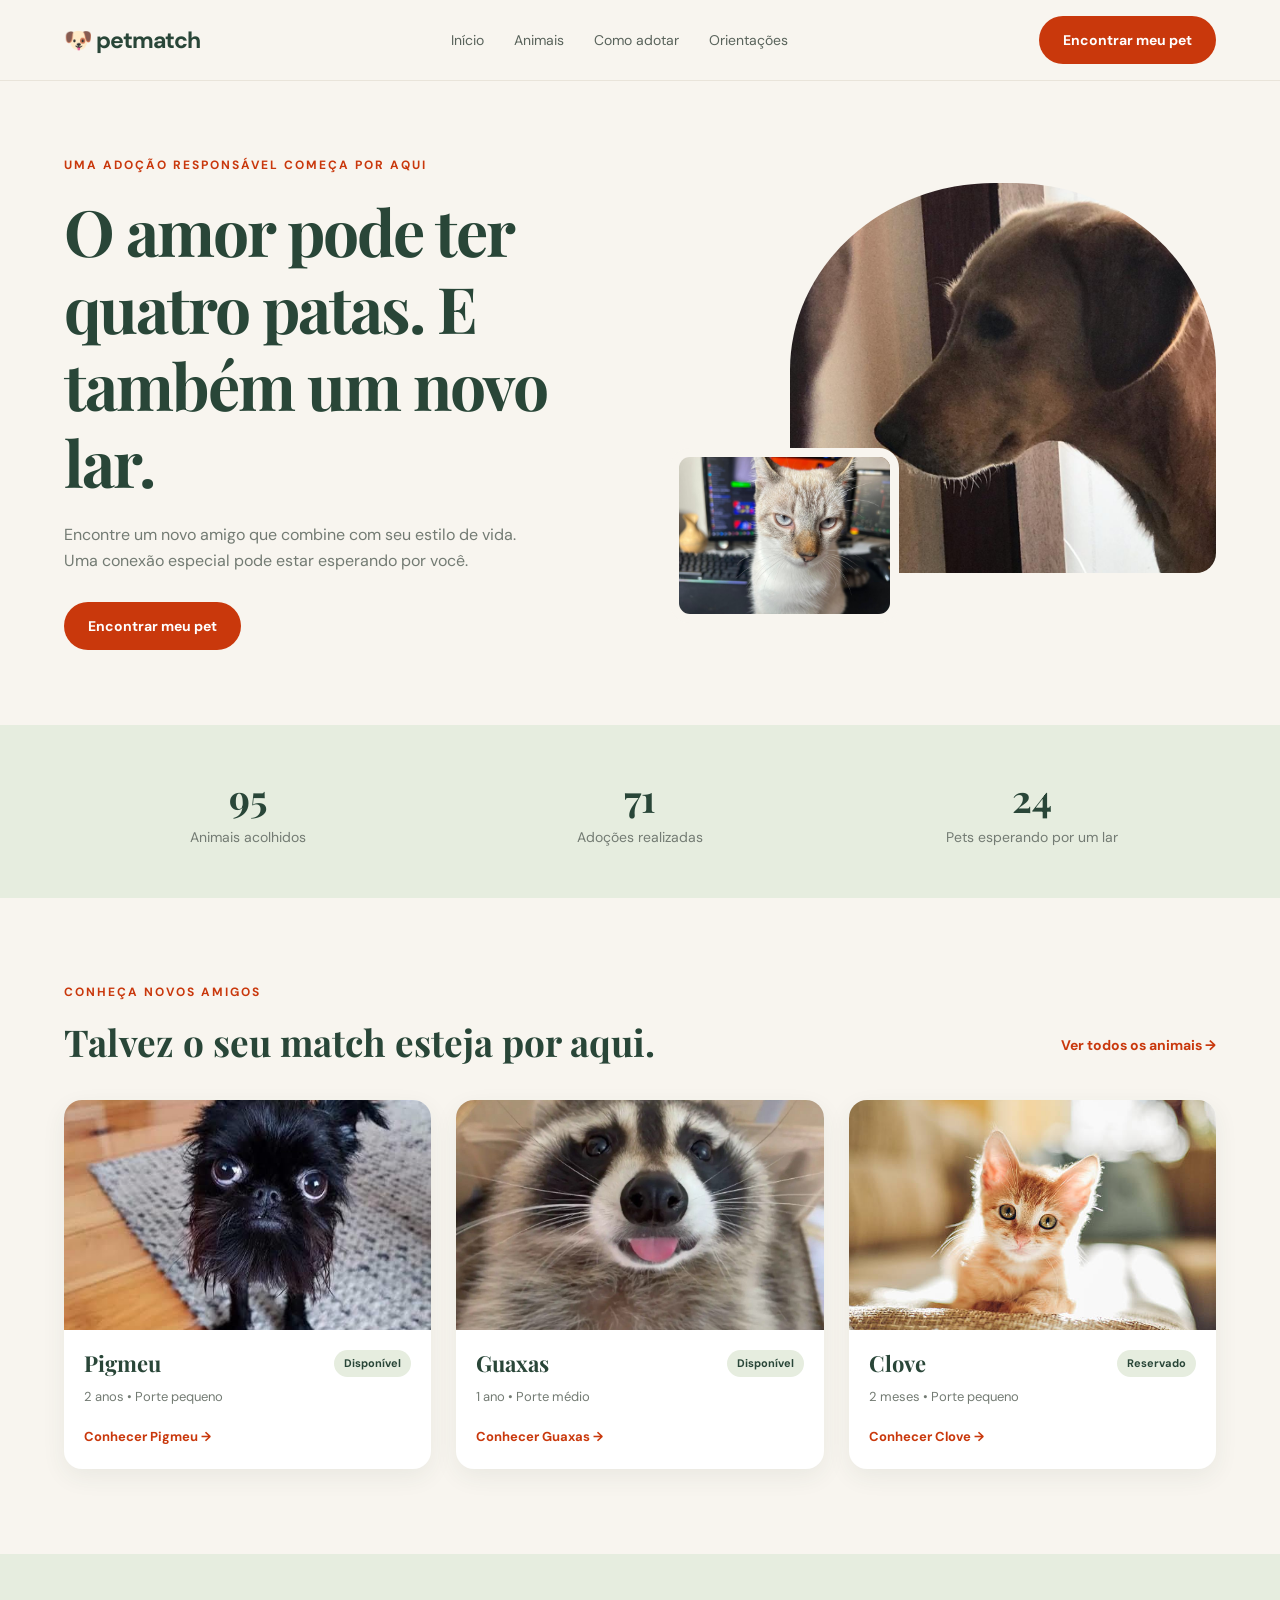
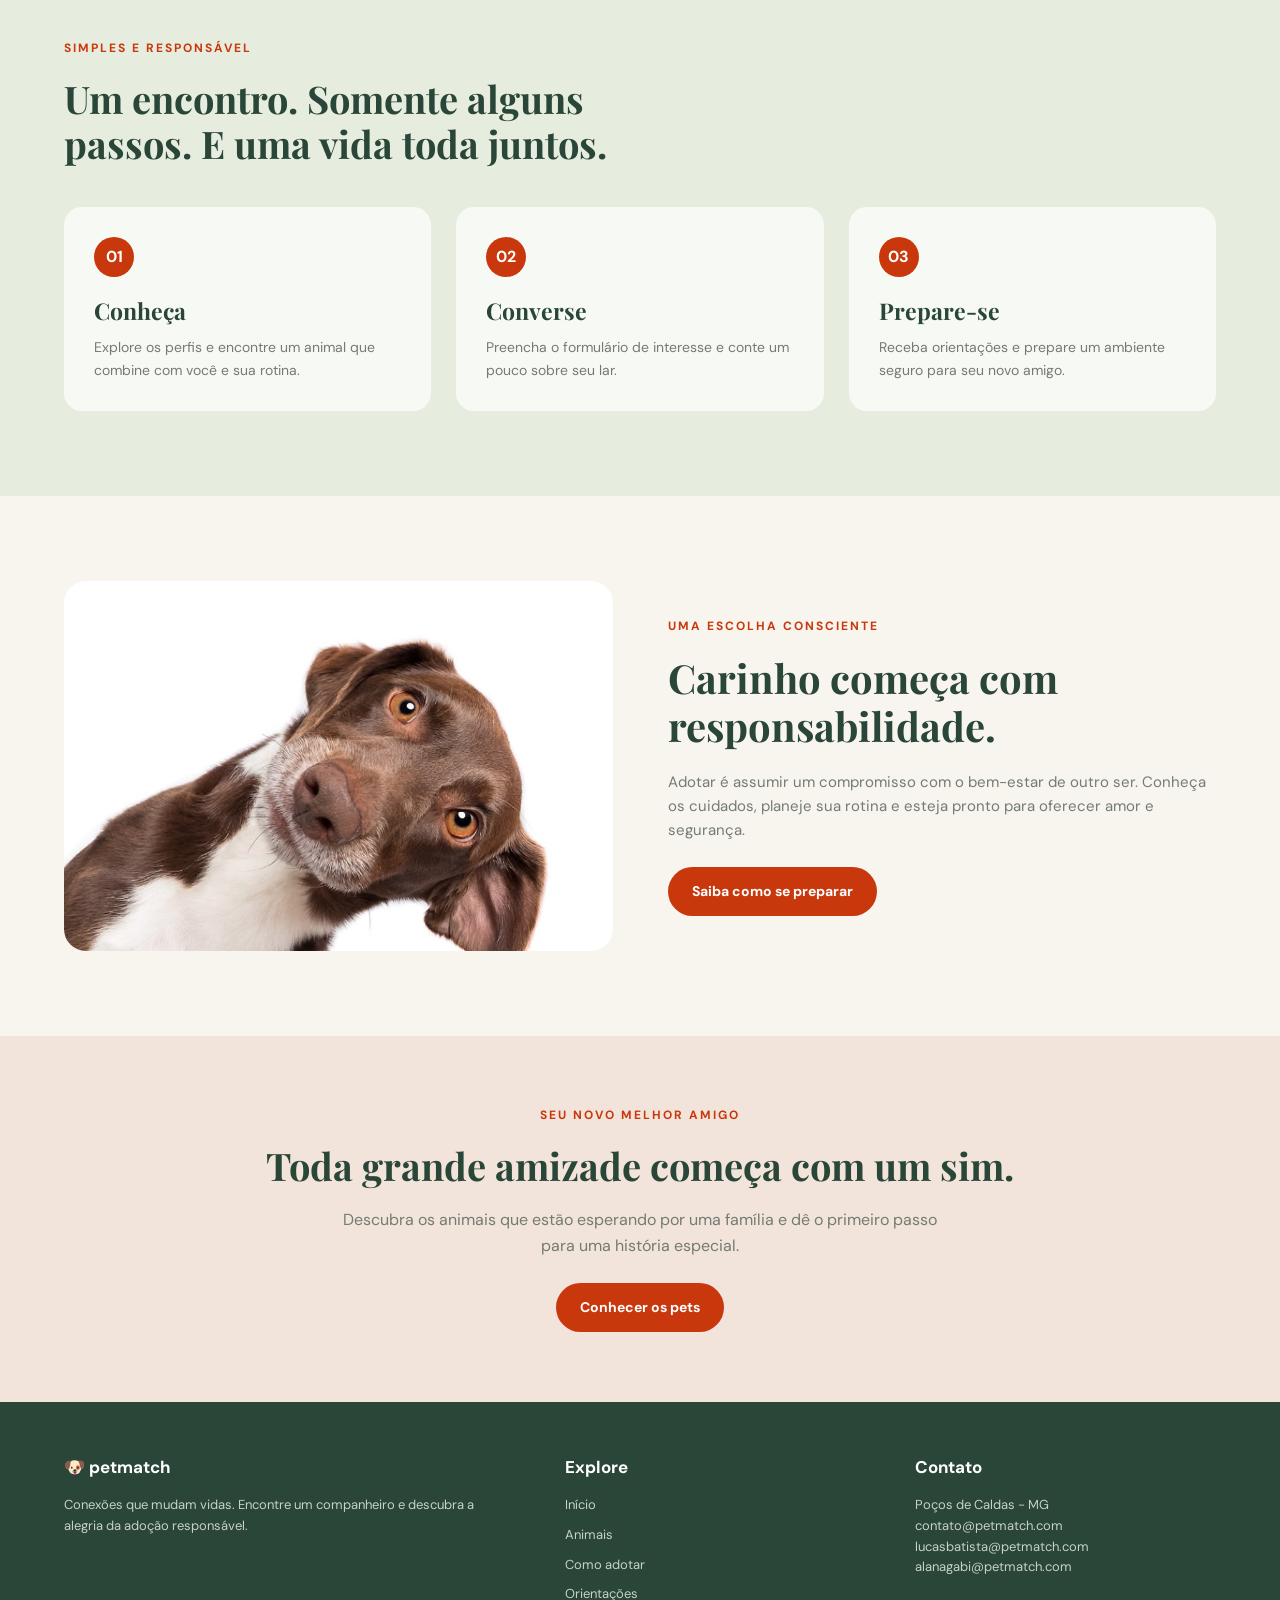
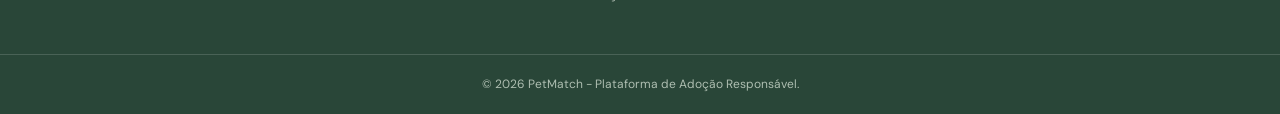
<file: index.html>
<!DOCTYPE html>
<html lang="pt-BR">

<head>
    <meta charset="UTF-8">
    <meta name="viewport" content="width=device-width, initial-scale=1.0">

    <title>PetMatch | Adoção Responsável</title>

    <link rel="stylesheet" href="css/style.css">
</head>

<body>

    <!--xx CABEÇALHO INICIAL xx-->
    <header>

        <div class="container">

            <a href="index.html" class="logo">
                🐶 petmatch
            </a>

            <nav>
                <ul>
                    <li><a href="index.html">Início</a></li>
                    <li><a href="animais.html">Animais</a></li>
                    <li><a href="adocao.html">Como adotar</a></li>
                    <li><a href="orientacoes.html">Orientações</a></li>
                </ul>
            </nav>

            <a href="animais.html" class="btn">
                Encontrar meu pet
            </a>

        </div>

    </header>


    <!--xx CONTEÚDO DA PÁGINA PRINCIPAL xx-->
    <main>

        <!-- BANNER PRINCIPAL -->
        <section class="hero">

            <div class="container hero-content">

                <div class="hero-text">

                    <span class="subtitle">
                        UMA ADOÇÃO RESPONSÁVEL COMEÇA POR AQUI
                    </span>

                    <h1>
                        O amor pode ter quatro patas.      
                        E também um novo lar.
                    </h1>

                    <p>
                        Encontre um novo amigo que combine com
                        seu estilo de vida. Uma conexão especial
                        pode estar esperando por você.
                    </p>

                    <a href="animais.html" class="btn">
                        Encontrar meu pet
                    </a>

                </div>


                <div class="hero-images">

                    <img
                        src="img/WhatsApp Image 2026-11-18 at 00.00.49.jpeg"
                        alt="Cachorro disponível para adoção"
                        class="hero-main-image"
                    >

                    <img
                        src="img/WhatsApp Image 2026-11-17 at 23.59.55.jpeg"
                        alt="Gato disponível para adoção"
                        class="hero-small-image"
                    >

                </div>

            </div>

        </section>


        <!--xx INDICADORES xx-->
        <section class="statistics">

            <div class="container statistics-content">

                <div class="stat-item">
                    <h2>95</h2>
                    <p>Animais acolhidos</p>
                </div>

                <div class="stat-item">
                    <h2>71</h2>
                    <p>Adoções realizadas</p>
                </div>

                <div class="stat-item">
                    <h2>24</h2>
                    <p>Pets esperando por um lar</p>
                </div>

            </div>

        </section>


        <!--xx Outros PETS para Doação xx-->
        <section class="featured-pets">

            <div class="container">

                <div class="section-title">

                    <div>
                        <span class="subtitle">CONHEÇA NOVOS AMIGOS</span>
                        <h2>Talvez o seu match esteja por aqui.</h2>
                    </div>

                    <a href="animais.html">
                        Ver todos os animais →
                    </a>

                </div>


                <div class="pet-grid">

                    <!--xx PET 1 xx-->
                    <article class="pet-card">

                        <img
                            src="img/7e084793455977b224e5ee6312f65841.jpg"
                            alt="Pigmeu, cachorro"
                        >

                        <div class="pet-info">

                            <div class="pet-name">
                                <h3>Pigmeu</h3>
                                <span>Disponível</span>
                            </div>

                            <p>2 anos • Porte pequeno</p>

                            <a href="pigmeu.html">
                                Conhecer Pigmeu →
                            </a>

                        </div>

                    </article>


                    <!--xx PET 2 xx-->
                    <article class="pet-card">

                        <img
                            src="img/97e58ac98147bcc1ec98968140f51f54.jpg"
                            alt="Guaxas, guaxinim"
                        >

                        <div class="pet-info">

                            <div class="pet-name">
                                <h3>Guaxas</h3>
                                <span>Disponível</span>
                            </div>

                            <p>1 ano • Porte médio</p>

                            <a href="guaxas.html">
                                Conhecer Guaxas →
                            </a>

                        </div>

                    </article>


                    <!--xx PET 3 xx-->
                    <article class="pet-card">

                        <img
                            src="img/istockphoto-508030340-612x612.jpg"
                            alt="Clove, gato"
                        >

                        <div class="pet-info">

                            <div class="pet-name">
                                <h3>Clove</h3>
                                <span>Reservado</span>
                            </div>

                            <p>2 meses • Porte pequeno</p>

                            <a href="clove.html">
                                Conhecer Clove →
                            </a>

                        </div>

                    </article>

                </div>

            </div>

        </section>


        <!--xx ETAPAS DA ADOÇÃO xx-->
        <section class="adoption-steps">

            <div class="container">

                <span class="subtitle">SIMPLES E RESPONSÁVEL</span>

                <h2>
                    Um encontro. Somente alguns passos.
                    E uma vida toda juntos.
                </h2>

                <div class="steps-grid">

                    <div class="step-card">
                        <span>01</span>
                        <h3>Conheça</h3>
                        <p>
                            Explore os perfis e encontre um animal
                            que combine com você e sua rotina.
                        </p>
                    </div>

                    <div class="step-card">
                        <span>02</span>
                        <h3>Converse</h3>
                        <p>
                            Preencha o formulário de interesse
                            e conte um pouco sobre seu lar.
                        </p>
                    </div>

                    <div class="step-card">
                        <span>03</span>
                        <h3>Prepare-se</h3>
                        <p>
                            Receba orientações e prepare um ambiente
                            seguro para seu novo amigo.
                        </p>
                    </div>

                </div>

            </div>

        </section>


        <!--xx ADOÇÃO RESPONSÁVEL xx-->
        <section class="responsible-adoption">

            <div class="container responsible-content">

                <img
                    src="img/617a032c91678c37343209bb6bef2f6d.jpg"
                    alt="Cachorro olhando de ladinho"
                >

                <div>

                    <span class="subtitle">
                        UMA ESCOLHA CONSCIENTE
                    </span>

                    <h2>
                        Carinho começa com responsabilidade.
                    </h2>

                    <p>
                        Adotar é assumir um compromisso com o bem-estar
                        de outro ser. Conheça os cuidados, planeje sua
                        rotina e esteja pronto para oferecer amor e segurança.
                    </p>

                    <a href="orientacoes.html" class="btn">
                        Saiba como se preparar
                    </a>

                </div>

            </div>

        </section>


        <!-- CHAMADA FINAL -->
        <section class="final-call">

            <div class="container">

                <span class="subtitle">
                    SEU NOVO MELHOR AMIGO
                </span>

                <h2>
                    Toda grande amizade começa com um sim.
                </h2>

                <p>
                    Descubra os animais que estão esperando por uma
                    família e dê o primeiro passo para uma história especial.
                </p>

                <a href="animais.html" class="btn">
                    Conhecer os pets
                </a>

            </div>

        </section>

    </main>


    <!-- RODAPÉ -->
    <footer>

        <div class="container footer-content">

            <div>
                <h3>🐶 petmatch</h3>

                <p>
                    Conexões que mudam vidas.
                    Encontre um companheiro e descubra
                    a alegria da adoção responsável.
                </p>
            </div>

            <div>
                <h3>Explore</h3>

                <a href="index.html">Início</a>
                <a href="animais.html">Animais</a>
                <a href="adocao.html">Como adotar</a>
                <a href="orientacoes.html">Orientações</a>
            </div>

            <div>
                <h3>Contato</h3>

                <p>Poços de Caldas - MG</p>
                <p>contato@petmatch.com</p>
                <p>lucasbatista@petmatch.com</p>
                <p>alanagabi@petmatch.com</p>
            </div>

        </div>

        <div class="copyright">
            © 2026 PetMatch - Plataforma de Adoção Responsável.
        </div>

    </footer>

</body>
</html>
</file>
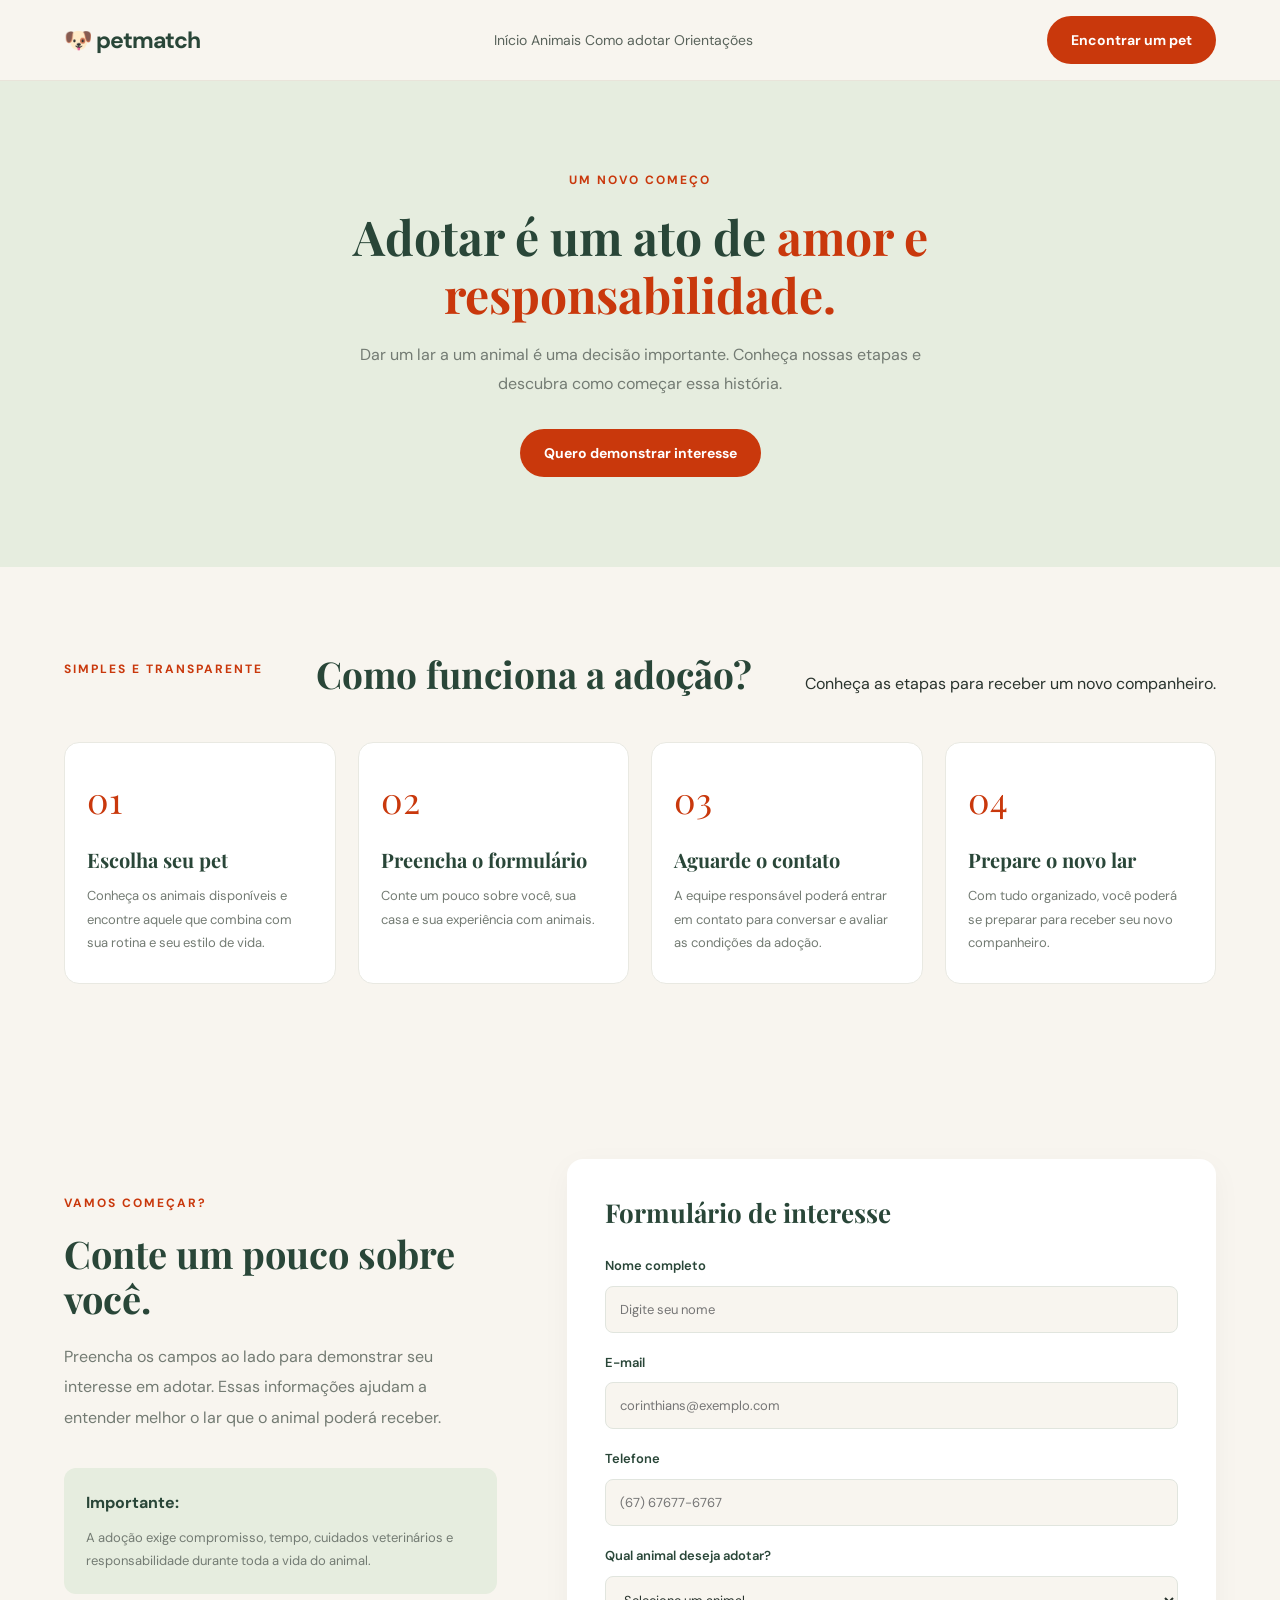
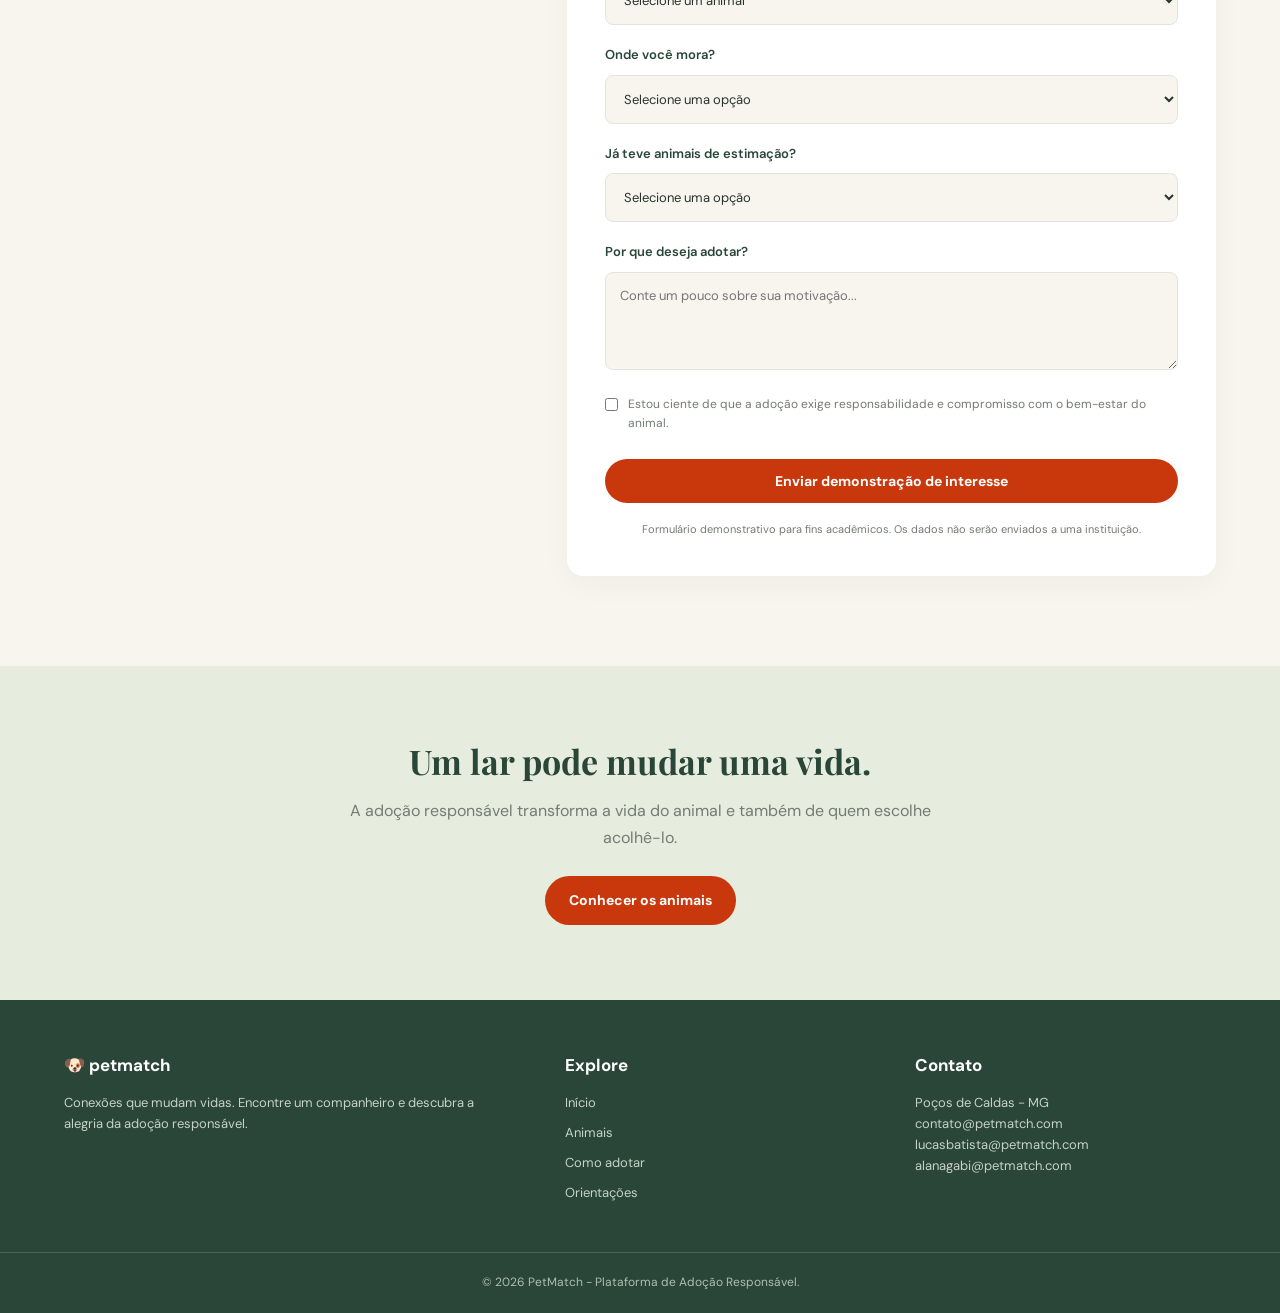
<file: adocao.html>
<!DOCTYPE html>
<html lang="pt-br">
<head>
    <meta charset="UTF-8">
    <meta name="viewport" content="width=device-width, initial-scale=1.0">
    <title>Como Adotar | PetMatch</title>
    <link rel="stylesheet" href="css/style.css">
</head>
<body>

    <!-- Cabeçalho -->
    <header class="header">
        <div class="container">
            <a href="index.html" class="logo">🐶 petmatch</a>

            <nav class="nav">
                <a href="index.html">ㅤInícioㅤ</a>
                <a href="animais.html">ㅤAnimaisㅤ</a>
                <a href="adocao.html" class="ativo">ㅤComo adotarㅤ</a>
                <a href="orientacoes.html">ㅤOrientaçõesㅤ</a>
            </nav>

            <a href="animais.html" class="btn">Encontrar um pet</a>
        </div>
    </header>

    <main>

        <!-- Apresentação -->
        <section class="adocao-intro">
            <div class="container">
                <span class="subtitle">UM NOVO COMEÇO</span>
                <h1>Adotar é um ato de <span>amor e responsabilidade.</span></h1>

                <p>
                    Dar um lar a um animal é uma decisão importante.
                    Conheça nossas etapas e descubra como começar essa história.
                </p>

                <a href="#formulario-adocao" class="btn">
                    Quero demonstrar interesse
                </a>
            </div>
        </section>

        <!-- Etapas da adoção -->
        <section class="adocao-etapas">
            <div class="container">

                <div class="section-title">
                    <span class="subtitle">SIMPLES E TRANSPARENTE</span>
                    <h2>Como funciona a adoção?</h2>
                    <p>Conheça as etapas para receber um novo companheiro.</p>
                </div>

                <div class="etapas-grid">

                    <div class="etapa-card">
                        <span class="etapa-numero">01</span>
                        <h3>Escolha seu pet</h3>
                        <p>
                            Conheça os animais disponíveis e encontre aquele
                            que combina com sua rotina e seu estilo de vida.
                        </p>
                    </div>

                    <div class="etapa-card">
                        <span class="etapa-numero">02</span>
                        <h3>Preencha o formulário</h3>
                        <p>
                            Conte um pouco sobre você, sua casa e sua
                            experiência com animais.
                        </p>
                    </div>

                    <div class="etapa-card">
                        <span class="etapa-numero">03</span>
                        <h3>Aguarde o contato</h3>
                        <p>
                            A equipe responsável poderá entrar em contato
                            para conversar e avaliar as condições da adoção.
                        </p>
                    </div>

                    <div class="etapa-card">
                        <span class="etapa-numero">04</span>
                        <h3>Prepare o novo lar</h3>
                        <p>
                            Com tudo organizado, você poderá se preparar
                            para receber seu novo companheiro.
                        </p>
                    </div>

                </div>
            </div>
        </section>

        <!-- Formulário -->
        <section class="formulario-adocao" id="formulario-adocao">
            <div class="container formulario-layout">

                <div class="formulario-texto">
                    <span class="subtitle">VAMOS COMEÇAR?</span>
                    <h2>Conte um pouco sobre você.</h2>

                    <p>
                        Preencha os campos ao lado para demonstrar seu
                        interesse em adotar. Essas informações ajudam a
                        entender melhor o lar que o animal poderá receber.
                    </p>

                    <div class="formulario-aviso">
                        <strong>Importante:</strong>
                        <p>
                            A adoção exige compromisso, tempo, cuidados
                            veterinários e responsabilidade durante toda
                            a vida do animal.
                        </p>
                    </div>
                </div>

                <form class="form-adocao" action="#" method="get">

                    <h3>Formulário de interesse</h3>

                    <div class="campo-form">
                        <label for="nome">Nome completo</label>
                        <input type="text" id="nome" name="nome"
                            placeholder="Digite seu nome" required>
                    </div>

                    <div class="campo-form">
                        <label for="email">E-mail</label>
                        <input type="email" id="email" name="email"
                            placeholder="corinthians@exemplo.com" required>
                    </div>

                    <div class="campo-form">
                        <label for="telefone">Telefone</label>
                        <input type="tel" id="telefone" name="telefone"
                            placeholder="(67) 67677-6767" required>
                    </div>

                    <div class="campo-form">
                        <label for="animal">Qual animal deseja adotar?</label>
                        <select id="animal" name="animal" required>
                            <option value="">Selecione um animal</option>
                            <option value="josé">José</option>
                            <option value="max">Max</option>
                            <option value="guaxas">Guaxas</option>
                            <option value="clove">Clove</option>
                            <option value="chico">Chicó</option>
                            <option value="pigmeu">Pigmeu</option>
                            <option value="maril">Maril</option>
                            <option value="pacoca">Paçoca</option>
                            <option value="outro">Ainda não escolhi</option>
                        </select>
                    </div>

                    <div class="campo-form">
                        <label for="moradia">Onde você mora?</label>
                        <select id="moradia" name="moradia" required>
                            <option value="">Selecione uma opção</option>
                            <option value="casa">Casa</option>
                            <option value="apartamento">Apartamento</option>
                            <option value="fazenda">Fazenda</option>
                            <option value="outro">Outro</option>
                        </select>
                    </div>

                    <div class="campo-form">
                        <label for="experiencia">Já teve animais de estimação?</label>
                        <select id="experiencia" name="experiencia" required>
                            <option value="">Selecione uma opção</option>
                            <option value="sim">Sim</option>
                            <option value="nao">Não</option>
                        </select>
                    </div>

                    <div class="campo-form">
                        <label for="mensagem">Por que deseja adotar?</label>
                        <textarea id="mensagem" name="mensagem" rows="4"
                            placeholder="Conte um pouco sobre sua motivação..."></textarea>
                    </div>

                    <label class="campo-termo">
                        <input type="checkbox" name="responsabilidade" required>
                        <span>
                            Estou ciente de que a adoção exige responsabilidade
                            e compromisso com o bem-estar do animal.
                        </span>
                    </label>

                    <button type="submit" class="btn">
                        Enviar demonstração de interesse
                    </button>

                    <p class="form-observacao">
                        Formulário demonstrativo para fins acadêmicos.
                        Os dados não serão enviados a uma instituição.
                    </p>

                </form>
            </div>
        </section>

        <!-- Chamada final -->
        <section class="adocao-final">
            <div class="container">
                <h2>Um lar pode mudar uma vida.</h2>
                <p>
                    A adoção responsável transforma a vida do animal
                    e também de quem escolhe acolhê-lo.
                </p>

                <a href="animais.html" class="btn">
                    Conhecer os animais
                </a>
            </div>
        </section>

    </main>

    <!-- RODAPÉ -->
    <footer>

        <div class="container footer-content">

            <div>
                <h3>🐶 petmatch</h3>

                <p>
                    Conexões que mudam vidas.
                    Encontre um companheiro e descubra
                    a alegria da adoção responsável.
                </p>
            </div>

            <div>
                <h3>Explore</h3>

                <a href="index.html">ㅤInícioㅤ</a>
                <a href="animais.html">ㅤAnimaisㅤ</a>
                <a href="adocao.html">ㅤComo adotarㅤ</a>
                <a href="orientacoes.html">ㅤOrientaçõesㅤ</a>
            </div>

            <div>
                <h3>Contato</h3>

                <p>Poços de Caldas - MG</p>
                <p>contato@petmatch.com</p>
                <p>lucasbatista@petmatch.com</p>
                <p>alanagabi@petmatch.com</p>
            </div>

        </div>

        <div class="copyright">
            © 2026 PetMatch - Plataforma de Adoção Responsável.
        </div>

    </footer>
</body>
</html>
</file>
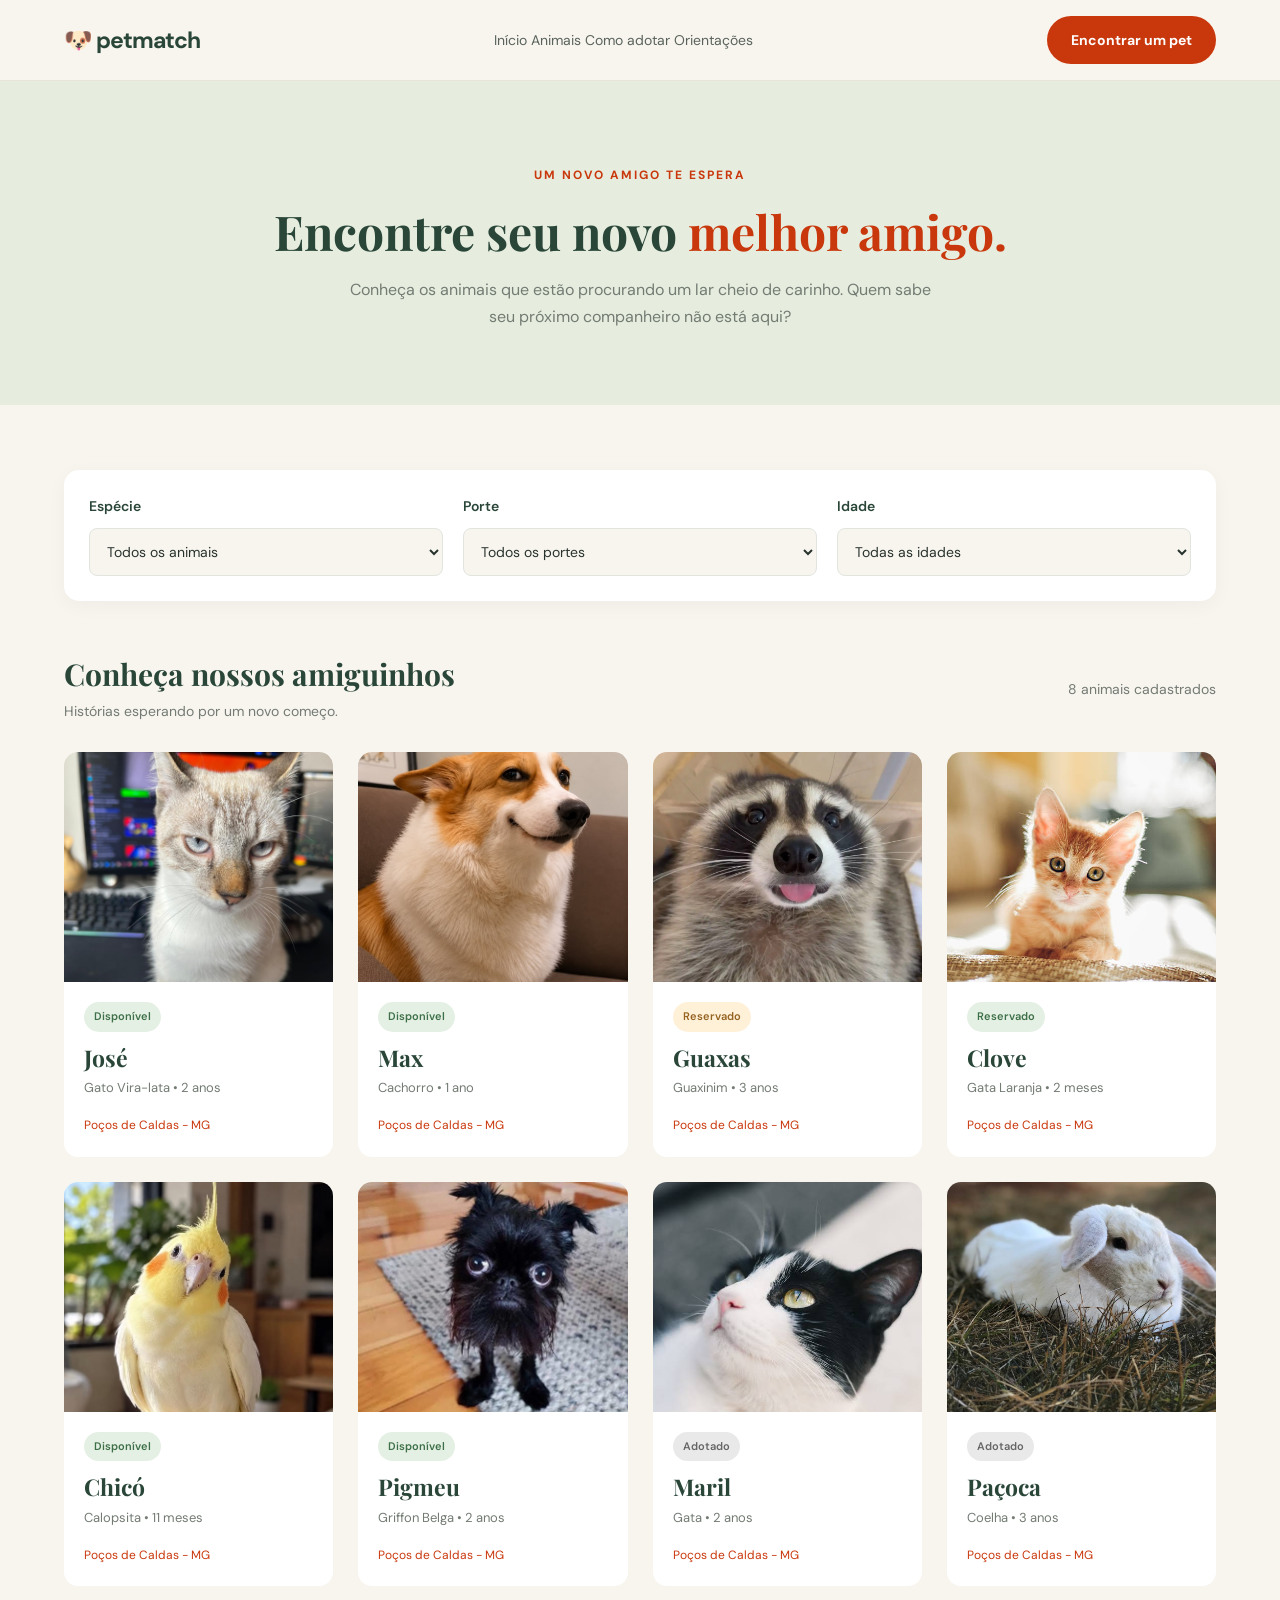
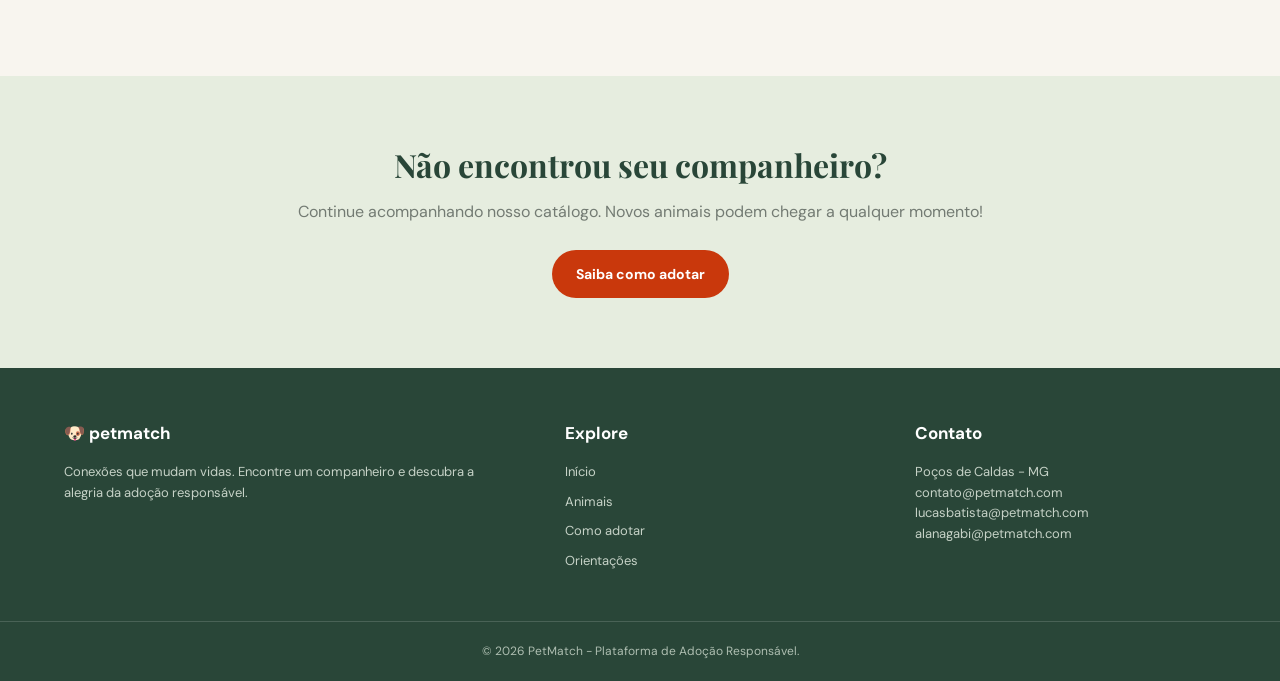
<file: animais.html>
<!DOCTYPE html>
<html lang="pt-br">
<head>
    <meta charset="UTF-8">
    <meta name="viewport" content="width=device-width, initial-scale=1.0">
    <title>Animais para Adoção | PetMatch</title>
    <link rel="stylesheet" href="css/style.css">
</head>
<body>

    <!--xx Cabeçalho do site xx-->
    <header class="header">
        <div class="container">
            <a href="index.html" class="logo">🐶 petmatch</a>

            <nav class="nav">
                <a href="index.html">ㅤInícioㅤ</a>
                <a href="animais.html" class="ativo">ㅤAnimaisㅤ</a>
                <a href="adocao.html">ㅤComo adotarㅤ</a>
                <a href="orientacoes.html">ㅤOrientaçõesㅤ</a>
            </nav>

            <a href="animais.html" class="btn">Encontrar um pet</a>
        </div>
    </header>

    <main>

        <!--xx Apresentação do catálogo xx-->
        <section class="catalogo-intro">
            <div class="container">
                <span class="subtitle">UM NOVO AMIGO TE ESPERA</span>
                <h1>Encontre seu novo <span>melhor amigo.</span></h1>
                <p>
                    Conheça os animais que estão procurando um lar cheio de
                    carinho. Quem sabe seu próximo companheiro não está aqui?
                </p>
            </div>
        </section>

        <!--xx Filtros do catálogo xx-->
        <section class="catalogo">
            <div class="container">

                <div class="filtros">
                    <div class="filtro-item">
                        <label for="especie">Espécie</label>
                        <select id="especie">
                            <option>Todos os animais</option>
                            <option>Cachorros</option>
                            <option>Gatos</option>
                            <option>Guaxinins</option>
                            <option>Coelhos</option>
                            <option>Pássaros</option>
                        </select>
                    </div>

                    <div class="filtro-item">
                        <label for="porte">Porte</label>
                        <select id="porte">
                            <option>Todos os portes</option>
                            <option>Pequeno</option>
                            <option>Médio</option>
                            <option>Grande</option>
                        </select>
                    </div>

                    <div class="filtro-item">
                        <label for="idade">Idade</label>
                        <select id="idade">
                            <option>Todas as idades</option>
                            <option>Filhote</option>
                            <option>Adulto</option>
                            <option>Idoso</option>
                        </select>
                    </div>
                </div>

                <div class="catalogo-titulo">
                    <div>
                        <h2>Conheça nossos amiguinhos</h2>
                        <p>Histórias esperando por um novo começo.</p>
                    </div>
                    <span>8 animais cadastrados</span>
                </div>

                <!--xx Lista de animais xx-->
                <div class="animais-grid">

                    <a href="perfil.html" class="animal-card">
                        <img src="img/WhatsApp Image 2026-11-17 at 23.59.55.jpeg" alt="Gato José">
                        <div class="animal-info">
                            <span class="status disponivel">Disponível</span>
                            <h3>José</h3>
                            <p>Gato Vira-lata • 2 anos</p>
                            <span class="animal-local">Poços de Caldas - MG</span>
                        </div>
                    </a>

                    <a href="max.html" class="animal-card">
                        <img src="img/corgi.jpg" alt="Cachorro Max">
                        <div class="animal-info">
                            <span class="status disponivel">Disponível</span>
                            <h3>Max</h3>
                            <p>Cachorro • 1 ano</p>
                            <span class="animal-local">Poços de Caldas - MG</span>
                        </div>
                    </a>

                    <a href="guaxas.html" class="animal-card">
                        <img src="img/97e58ac98147bcc1ec98968140f51f54.jpg" alt="Um Guaxinim">
                        <div class="animal-info">
                            <span class="status reservado">Reservado</span>
                            <h3>Guaxas</h3>
                            <p>Guaxinim • 3 anos</p>
                            <span class="animal-local">Poços de Caldas - MG</span>
                        </div>
                    </a>

                    <a href="clove.html" class="animal-card">
                        <img src="img/istockphoto-508030340-612x612.jpg" alt="Gata Clove">
                        <div class="animal-info">
                            <span class="status disponivel">Reservado</span>
                            <h3>Clove</h3>
                            <p>Gata Laranja • 2 meses</p>
                            <span class="animal-local">Poços de Caldas - MG</span>
                        </div>
                    </a>

                    <a href="chico.html" class="animal-card">
                        <img src="img/calopsita.jpg" alt="calopsita chicó">
                        <div class="animal-info">
                            <span class="status disponivel">Disponível</span>
                            <h3>Chicó</h3>
                            <p>Calopsita • 11 meses</p>
                            <span class="animal-local">Poços de Caldas - MG</span>
                        </div>
                    </a>

                    <a href="pigmeu.html" class="animal-card">
                        <img src="img/7e084793455977b224e5ee6312f65841.jpg" alt="Cachorro Pigmeu">
                        <div class="animal-info">
                            <span class="status disponivel">Disponível</span>
                            <h3>Pigmeu</h3>
                            <p>Griffon Belga • 2 anos</p>
                            <span class="animal-local">Poços de Caldas - MG</span>
                        </div>
                    </a>

                    <a href="maril.html" class="animal-card">
                        <img src="img/frajola2.jfif" alt="Gata Nina">
                        <div class="animal-info">
                            <span class="status adotado">Adotado</span>
                            <h3>Maril</h3>
                            <p>Gata • 2 anos</p>
                            <span class="animal-local">Poços de Caldas - MG</span>
                        </div>
                    </a>

                    <a href="pacoca.html" class="animal-card">
                        <img src="img/WhatsApp Image 2026-11-18 at 00.00.34.jpeg" alt="Coelho">
                        <div class="animal-info">
                            <span class="status adotado">Adotado</span>
                            <h3>Paçoca</h3>
                            <p>Coelha • 3 anos</p>
                            <span class="animal-local">Poços de Caldas - MG</span>
                        </div>
                    </a>

                </div>

            </div>
        </section>

        <!--xx Chamada para adoção xx-->
        <section class="catalogo-final">
            <div class="container">
                <h2>Não encontrou seu companheiro?</h2>
                <p>
                    Continue acompanhando nosso catálogo. Novos animais
                    podem chegar a qualquer momento!
                </p>
                <a href="adocao.html" class="btn">Saiba como adotar</a>
            </div>
        </section>

    </main>

    <!-- RODAPÉ -->
    <footer>

        <div class="container footer-content">

            <div>
                <h3>🐶 petmatch</h3>

                <p>
                    Conexões que mudam vidas.
                    Encontre um companheiro e descubra
                    a alegria da adoção responsável.
                </p>
            </div>

            <div>
                <h3>Explore</h3>

                <a href="index.html">Início</a>
                <a href="animais.html">Animais</a>
                <a href="adocao.html">Como adotar</a>
                <a href="orientacoes.html">Orientações</a>
            </div>

            <div>
                <h3>Contato</h3>

                <p>Poços de Caldas - MG</p>
                <p>contato@petmatch.com</p>
                <p>lucasbatista@petmatch.com</p>
                <p>alanagabi@petmatch.com</p>
            </div>

        </div>

        <div class="copyright">
            © 2026 PetMatch - Plataforma de Adoção Responsável.
        </div>

    </footer>

</body>
</html>
</file>
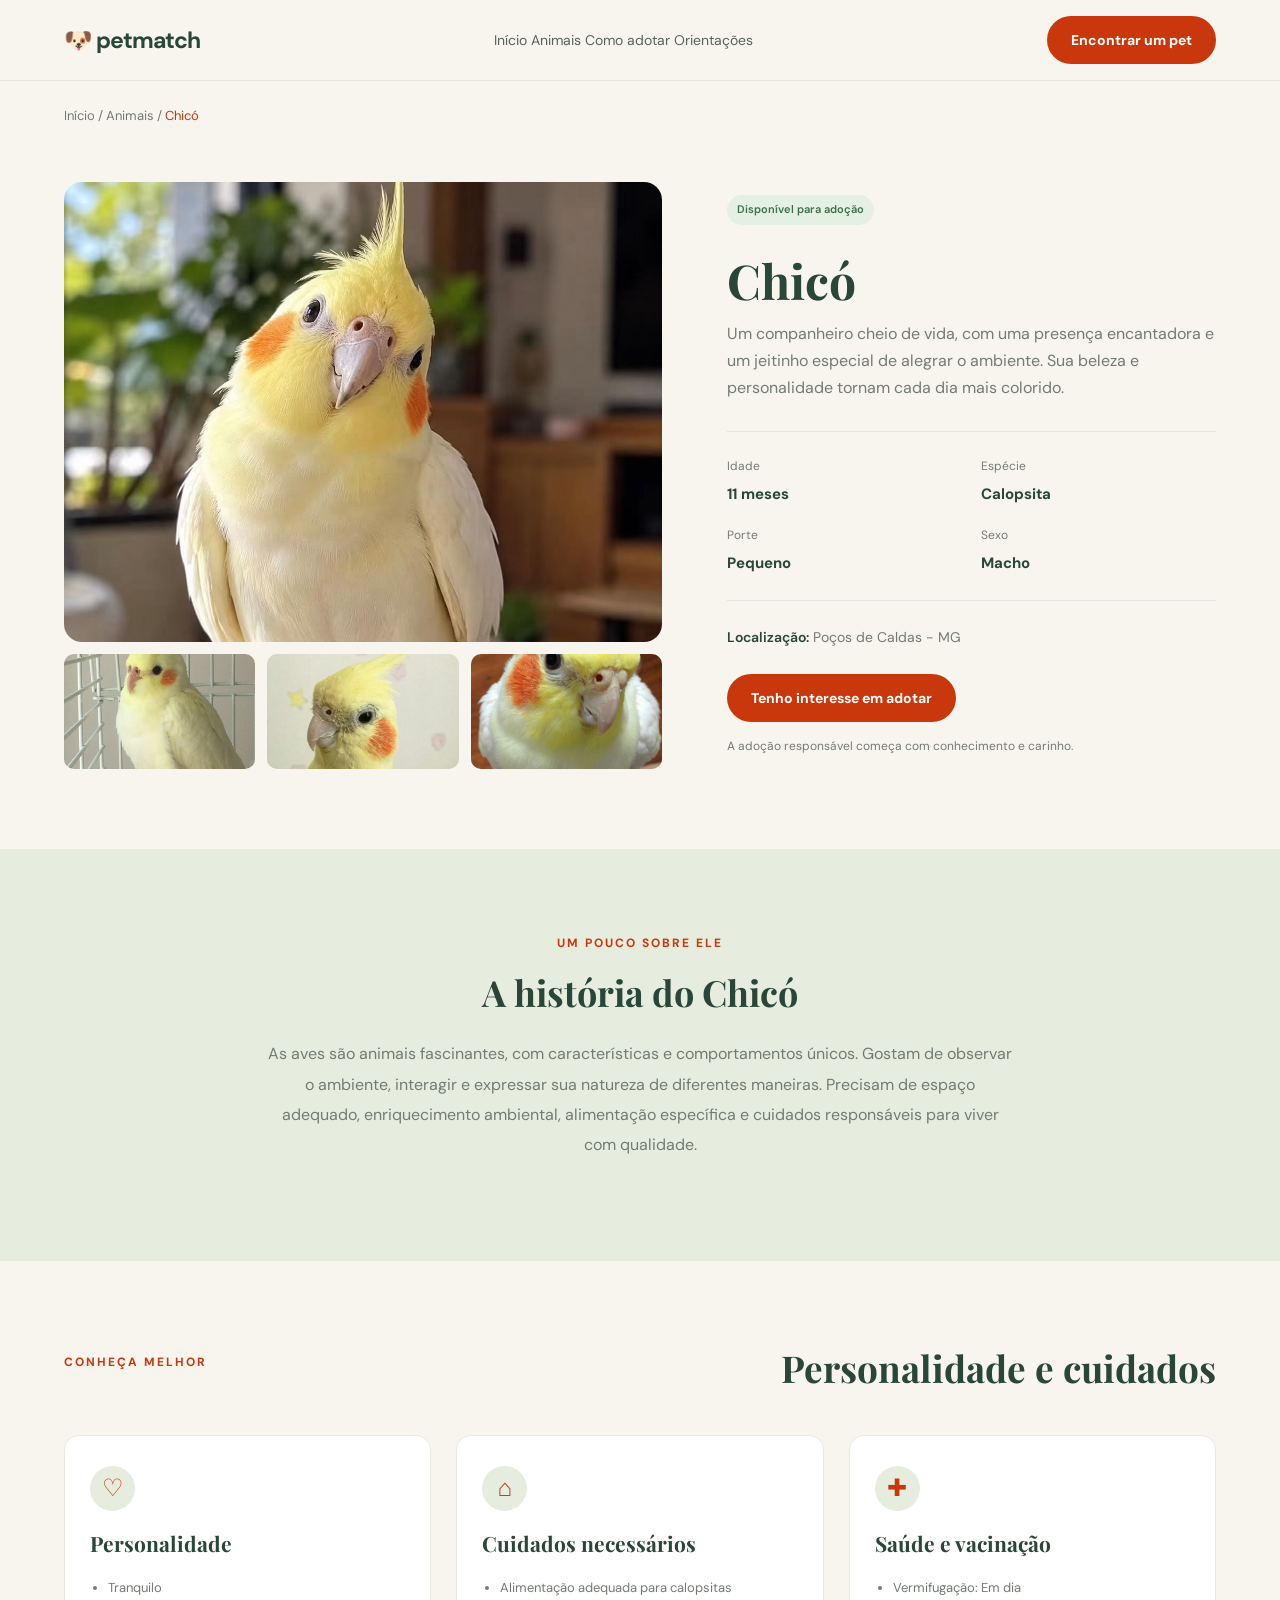
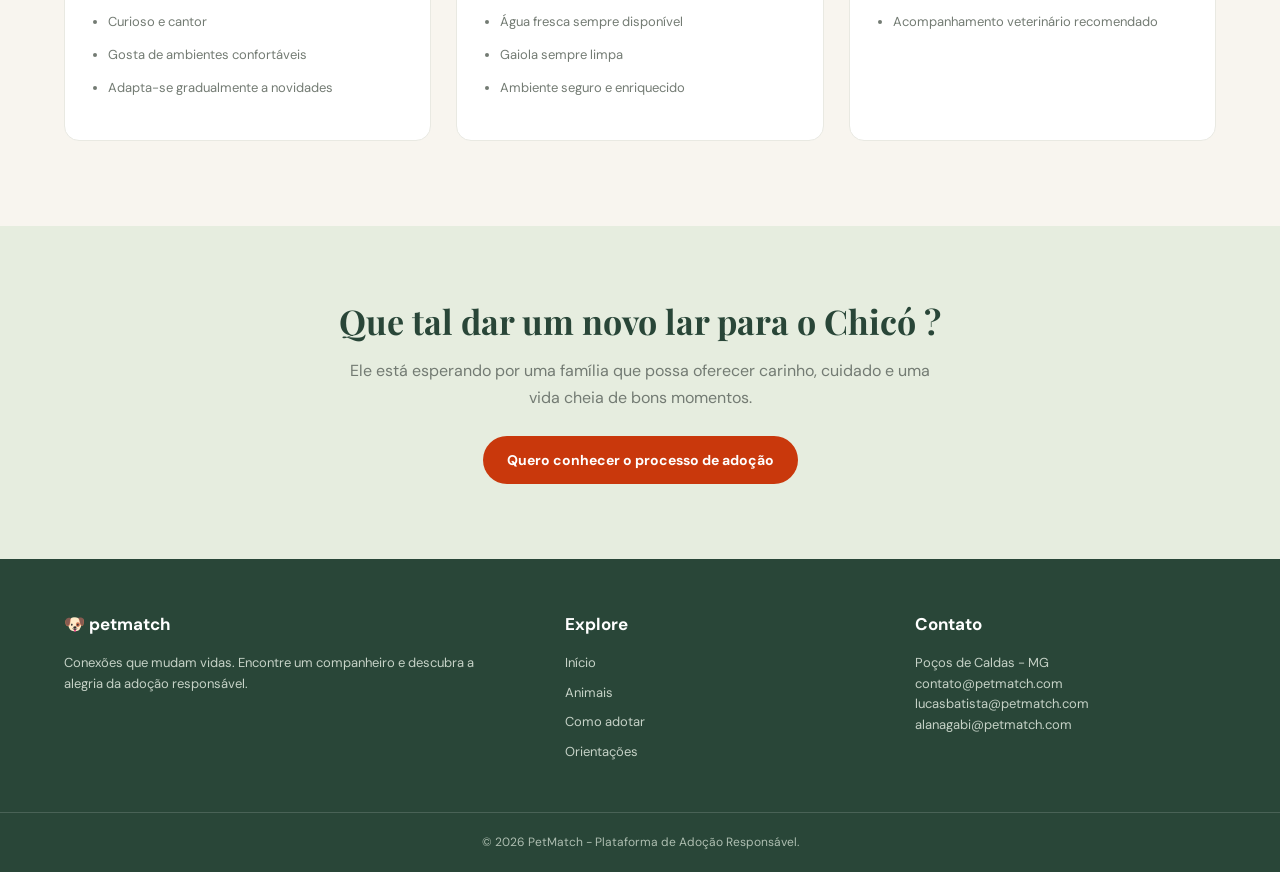
<file: chico.html>
<!DOCTYPE html>
<html lang="pt-br">
<head>
    <meta charset="UTF-8">
    <meta name="viewport" content="width=device-width, initial-scale=1.0">
    <title>Conheça o Chicó | PetMatch</title>
    <link rel="stylesheet" href="css/style.css">
</head>
<body>

    <!--xx Cabeçalho xx-->
    <header class="header">
        <div class="container">
            <a href="index.html" class="logo">🐶 petmatch</a>

            <nav class="nav">
                <a href="index.html">ㅤInícioㅤ</a>
                <a href="animais.html">ㅤAnimaisㅤ</a>
                <a href="adocao.html">ㅤComo adotarㅤ</a>
                <a href="orientacoes.html">ㅤOrientaçõesㅤ</a>
            </nav>

            <a href="animais.html" class="btn">Encontrar um pet</a>
        </div>
    </header>

    <main>

        <!--xx Caminho de navegação xx-->
        <section class="perfil-caminho">
            <div class="container">
                <a href="index.html">Início</a> /
                <a href="animais.html">Animais</a> /
                <span>Chicó</span>
            </div>
        </section>

        <!--xx Informações principais xx-->
        <section class="perfil-principal">
            <div class="container perfil-layout">

                <div class="perfil-fotos">
                    <img
                        class="perfil-foto-principal"
                        src="img/calopsita.jpg"
                        alt="Calopsita olhando pra foto"
                    >

                    <div class="perfil-galeria">
                        <img
                            src="img/calopsita2.jpg"
                            alt="Calopsita na gaiola"
                        >

                        <img
                            src="img/calopsita3.jpg"
                            alt="Rostinho da calopsita"
                        >

                        <img
                            src="img/calopsita4.jpg"
                            alt="Calopsita te olhando"
                        >
                    </div>
                </div>

                <div class="perfil-dados">
                    <span class="status disponivel">Disponível para adoção</span>

                    <h1>Chicó</h1>

                    <p class="perfil-descricao-curta">
                        Um companheiro cheio de vida, com uma presença encantadora e um jeitinho especial de alegrar o ambiente. Sua beleza e personalidade tornam cada dia mais colorido.
                    </p>

                    <div class="perfil-caracteristicas">
                        <div>
                            <span>Idade</span>
                            <strong>11 meses</strong>
                        </div>

                        <div>
                            <span>Espécie</span>
                            <strong>Calopsita</strong>
                        </div>

                        <div>
                            <span>Porte</span>
                            <strong>Pequeno</strong>
                        </div>

                        <div>
                            <span>Sexo</span>
                            <strong>Macho</strong>
                        </div>
                    </div>

                    <p class="perfil-local">
                        <span>Localização:</span> Poços de Caldas - MG
                    </p>

                    <a href="adocao.html" class="btn">
                        Tenho interesse em adotar
                    </a>

                    <p class="perfil-aviso">
                        A adoção responsável começa com conhecimento e carinho.
                    </p>
                </div>

            </div>
        </section>

        <!--xx História do animal xx-->
        <section class="perfil-historia">
            <div class="container">
                <div class="perfil-texto">
                    <span class="subtitle">UM POUCO SOBRE ELE</span>
                    <h2>A história do Chicó</h2>

                    <p>
                        As aves são animais fascinantes, com características
                        e comportamentos únicos. Gostam de observar o ambiente,
                        interagir e expressar sua natureza de diferentes maneiras. 
                        Precisam de espaço adequado, enriquecimento ambiental, 
                        alimentação específica e cuidados responsáveis para viver com qualidade.

                    </p>

                </div>
            </div>
        </section>

        <!--xx Personalidade e cuidados xx-->
        <section class="perfil-detalhes">
            <div class="container">

                <div class="section-title">
                    <span class="subtitle">CONHEÇA MELHOR</span>
                    <h2>Personalidade e cuidados</h2>
                </div>

                <div class="perfil-detalhes-grid">

                    <div class="perfil-bloco">
                        <div class="perfil-icone">♡</div>
                        <h3>Personalidade</h3>
                        <ul>
                            <li>Tranquilo</li>
                            <li>Curioso e cantor</li>
                            <li>Gosta de ambientes confortáveis</li>
                            <li>Adapta-se gradualmente a novidades</li>
                        </ul>
                    </div>

                    <div class="perfil-bloco">
                        <div class="perfil-icone">⌂</div>
                        <h3>Cuidados necessários</h3>
                        <ul>
                            <li>Alimentação adequada para calopsitas</li>
                            <li>Água fresca sempre disponível</li>
                            <li>Gaiola sempre limpa</li>
                            <li>Ambiente seguro e enriquecido</li>
                        </ul>
                    </div>

                    <div class="perfil-bloco">
                        <div class="perfil-icone">✚</div>
                        <h3>Saúde e vacinação</h3>
                        <ul>
                            <li>Vermifugação: Em dia</li>
                            <li>Acompanhamento veterinário recomendado</li>
                        </ul>
                    </div>

                </div>
            </div>
        </section>

        <!--xx Chamada final xx-->
        <section class="perfil-final">
            <div class="container">
                <h2>Que tal dar um novo lar para o Chicó ?</h2>

                <p>
                    Ele está esperando por uma família que possa oferecer
                    carinho, cuidado e uma vida cheia de bons momentos.
                </p>

                <a href="adocao.html" class="btn">
                    Quero conhecer o processo de adoção
                </a>
            </div>
        </section>

    </main>

    <!--xx RODAPÉ xx-->
    <footer>

        <div class="container footer-content">

            <div>
                <h3>🐶 petmatch</h3>

                <p>
                    Conexões que mudam vidas.
                    Encontre um companheiro e descubra
                    a alegria da adoção responsável.
                </p>
            </div>

            <div>
                <h3>Explore</h3>

                <a href="index.html">Início</a>
                <a href="animais.html">Animais</a>
                <a href="adocao.html">Como adotar</a>
                <a href="orientacoes.html">Orientações</a>
            </div>

            <div>
                <h3>Contato</h3>

                <p>Poços de Caldas - MG</p>
                <p>contato@petmatch.com</p>
                <p>lucasbatista@petmatch.com</p>
                <p>alanagabi@petmatch.com</p>
            </div>

        </div>

        <div class="copyright">
            © 2026 PetMatch - Plataforma de Adoção Responsável.
        </div>

    </footer>

</body>
</html>
</file>
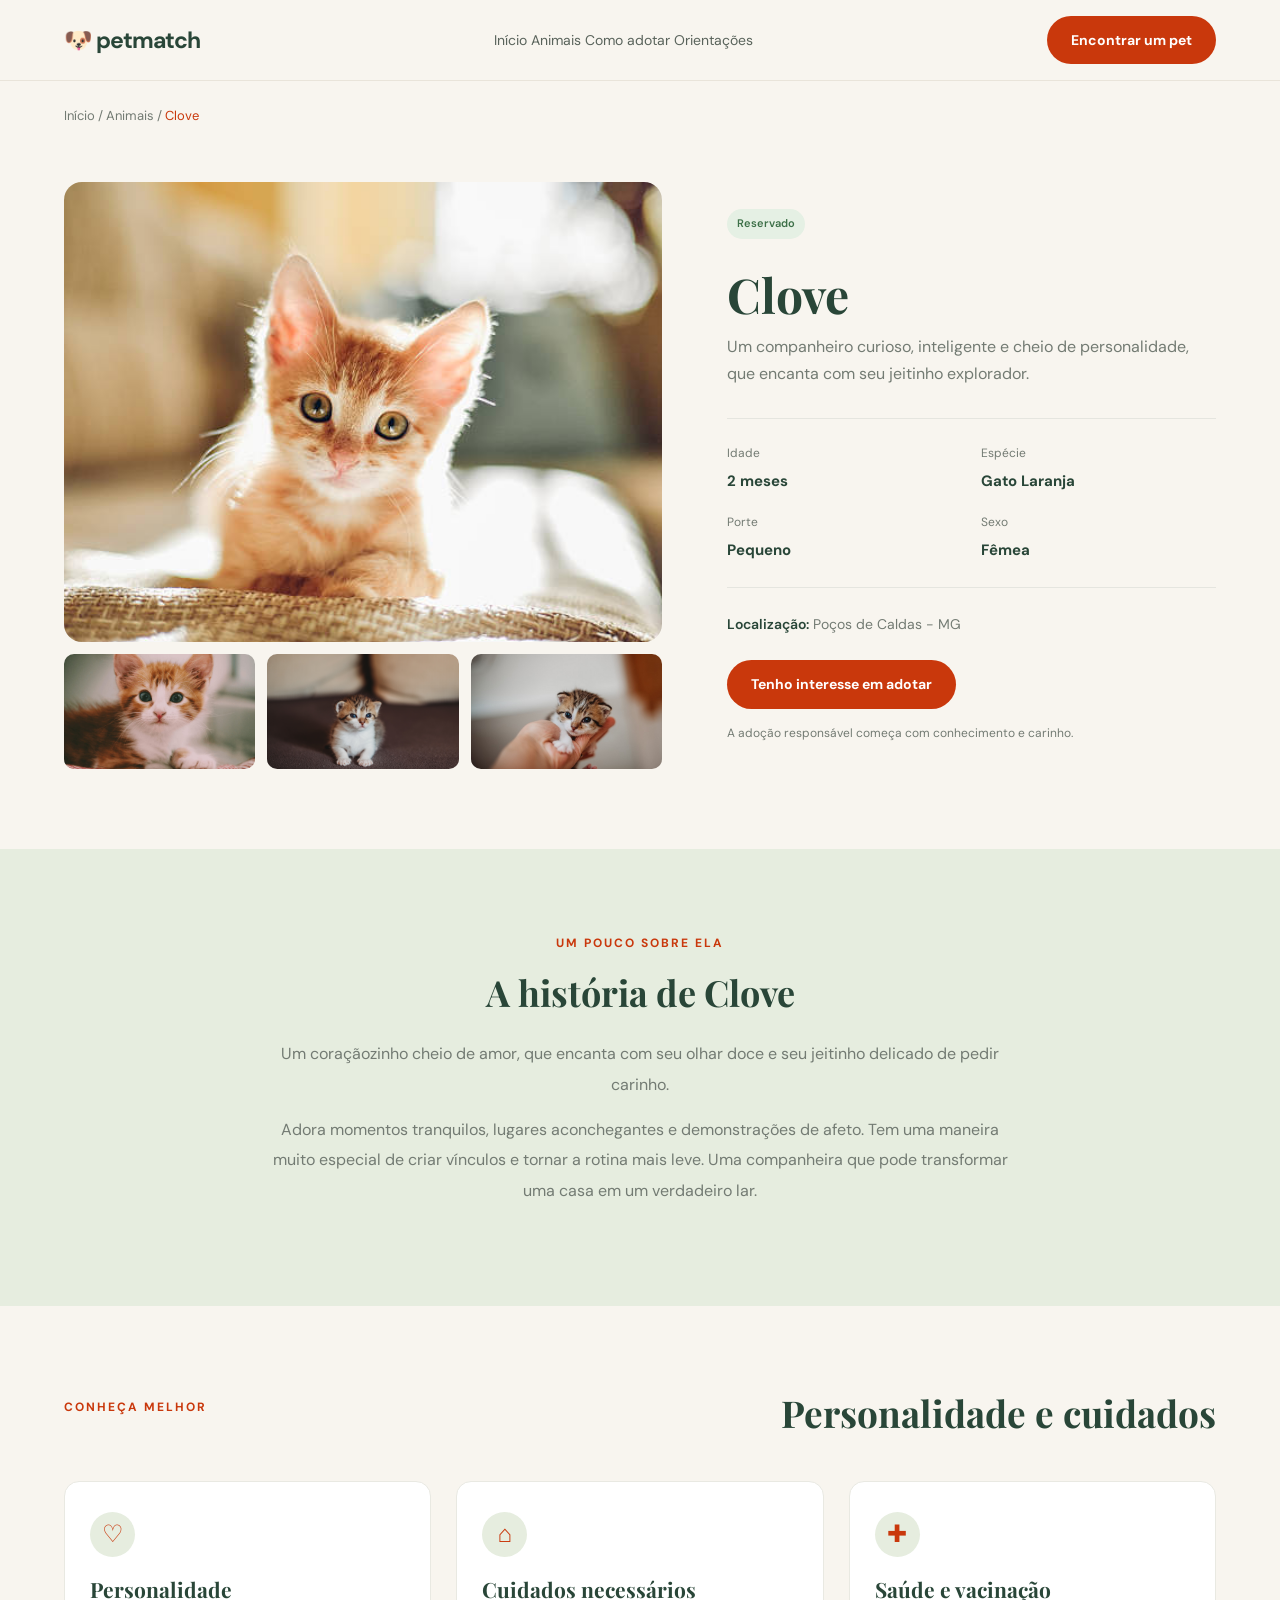
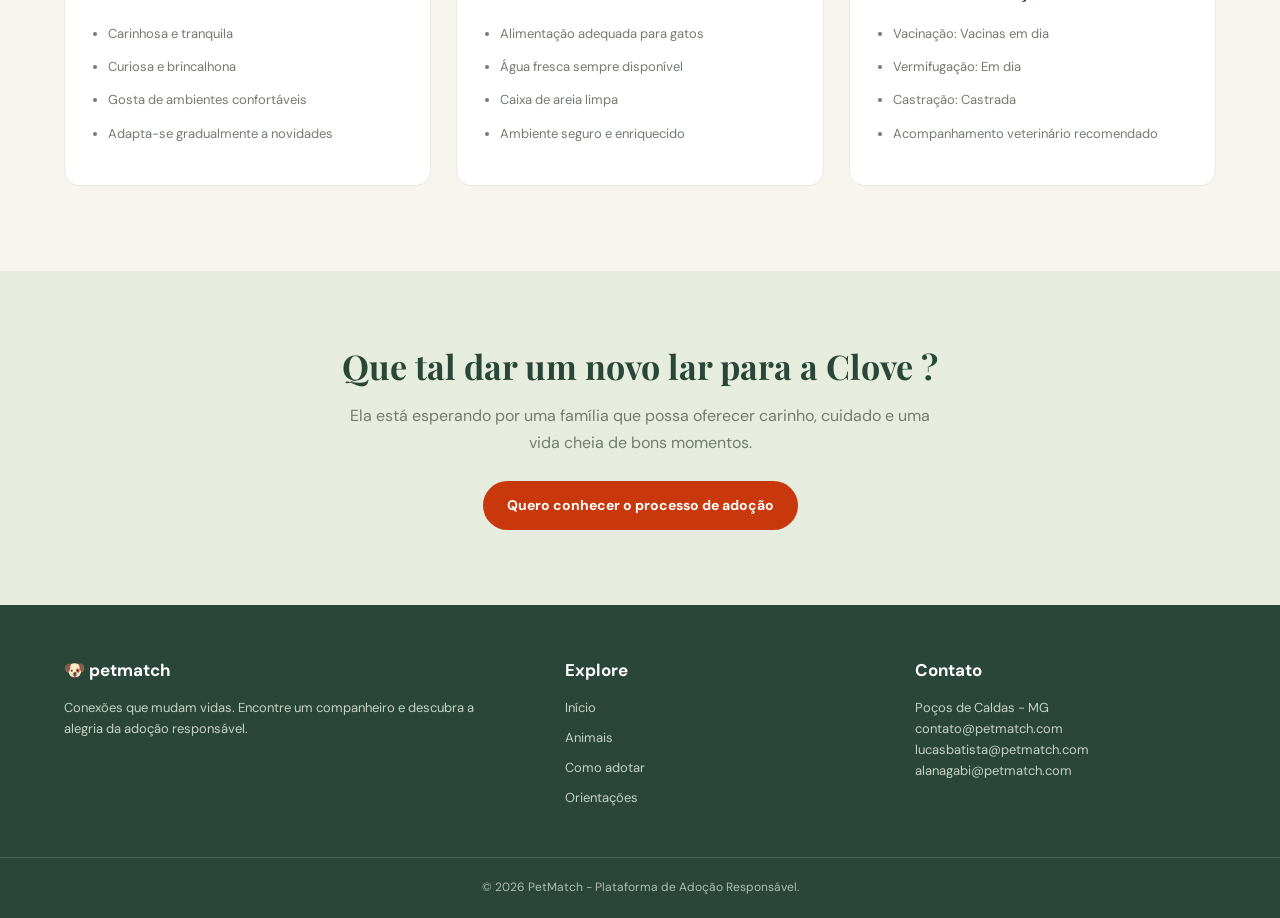
<file: clove.html>
<!DOCTYPE html>
<html lang="pt-br">
<head>
    <meta charset="UTF-8">
    <meta name="viewport" content="width=device-width, initial-scale=1.0">
    <title>Conheça a Clove | PetMatch</title>
    <link rel="stylesheet" href="css/style.css">
</head>
<body>

    <!-- Cabeçalho -->
    <header class="header">
        <div class="container">
            <a href="index.html" class="logo">🐶 petmatch</a>

            <nav class="nav">
                <a href="index.html">ㅤInícioㅤ</a>
                <a href="animais.html">ㅤAnimaisㅤ</a>
                <a href="adocao.html">ㅤComo adotarㅤ</a>
                <a href="orientacoes.html">ㅤOrientaçõesㅤ</a>
            </nav>

            <a href="animais.html" class="btn">Encontrar um pet</a>
        </div>
    </header>

    <main>

        <!--xx Caminho de navegação xx-->
        <section class="perfil-caminho">
            <div class="container">
                <a href="index.html">Início</a> /
                <a href="animais.html">Animais</a> /
                <span>Clove</span>
            </div>
        </section>

        <!--xx Informações principais xx-->
        <section class="perfil-principal">
            <div class="container perfil-layout">

                <div class="perfil-fotos">
                    <img
                        class="perfil-foto-principal"
                        src="img/istockphoto-508030340-612x612.jpg"
                        alt="Um gato laranja fofo"
                    >

                    <div class="perfil-galeria">
                        <img
                            src="img/ração-gato-filhote.jpg"
                            alt="Gato olhando para a camera"
                        >

                        <img
                            src="img/guia-filhote1.jpg"
                            alt="Gato pequeno"
                        >

                        <img
                            src="img/filhote-gato-petlove-2.jpg"
                            alt="Gato na mão de um humano"
                        >
                    </div>
                </div>

                <div class="perfil-dados">
                    <span class="status disponivel">Reservado</span>

                    <h1>Clove</h1>

                    <p class="perfil-descricao-curta">
                        Um companheiro curioso, inteligente e cheio de personalidade, que encanta com seu jeitinho explorador.
                    </p>

                    <div class="perfil-caracteristicas">
                        <div>
                            <span>Idade</span>
                            <strong>2 meses</strong>
                        </div>

                        <div>
                            <span>Espécie</span>
                            <strong>Gato Laranja</strong>
                        </div>

                        <div>
                            <span>Porte</span>
                            <strong>Pequeno</strong>
                        </div>

                        <div>
                            <span>Sexo</span>
                            <strong>Fêmea</strong>
                        </div>
                    </div>

                    <p class="perfil-local">
                        <span>Localização:</span> Poços de Caldas - MG
                    </p>

                    <a href="adocao.html" class="btn">
                        Tenho interesse em adotar
                    </a>

                    <p class="perfil-aviso">
                        A adoção responsável começa com conhecimento e carinho.
                    </p>
                </div>

            </div>
        </section>

        <!--xx História do animal xx-->
        <section class="perfil-historia">
            <div class="container">
                <div class="perfil-texto">
                    <span class="subtitle">UM POUCO SOBRE ELA</span>
                    <h2>A história de Clove</h2>

                    <p>
                        Um coraçãozinho cheio de amor, que encanta com seu olhar 
                        doce e seu jeitinho delicado de pedir carinho.
                    </p>

                    <p>
                        Adora momentos tranquilos, lugares aconchegantes e demonstrações 
                        de afeto. Tem uma maneira muito especial de criar vínculos e tornar 
                        a rotina mais leve. Uma companheira que pode transformar uma casa em um verdadeiro lar.

                    </p>

                </div>
            </div>
        </section>

        <!--xx Personalidade e cuidados xx-->
        <section class="perfil-detalhes">
            <div class="container">

                <div class="section-title">
                    <span class="subtitle">CONHEÇA MELHOR</span>
                    <h2>Personalidade e cuidados</h2>
                </div>

                <div class="perfil-detalhes-grid">

                    <div class="perfil-bloco">
                        <div class="perfil-icone">♡</div>
                        <h3>Personalidade</h3>
                        <ul>
                            <li>Carinhosa e tranquila</li>
                            <li>Curiosa e brincalhona</li>
                            <li>Gosta de ambientes confortáveis</li>
                            <li>Adapta-se gradualmente a novidades</li>
                        </ul>
                    </div>

                    <div class="perfil-bloco">
                        <div class="perfil-icone">⌂</div>
                        <h3>Cuidados necessários</h3>
                        <ul>
                            <li>Alimentação adequada para gatos</li>
                            <li>Água fresca sempre disponível</li>
                            <li>Caixa de areia limpa</li>
                            <li>Ambiente seguro e enriquecido</li>
                        </ul>
                    </div>

                    <div class="perfil-bloco">
                        <div class="perfil-icone">✚</div>
                        <h3>Saúde e vacinação</h3>
                        <ul>
                            <li>Vacinação: Vacinas em dia</li>
                            <li>Vermifugação: Em dia</li>
                            <li>Castração: Castrada</li>
                            <li>Acompanhamento veterinário recomendado</li>
                        </ul>
                    </div>

                </div>
            </div>
        </section>

        <!--xx Chamada final xx-->
        <section class="perfil-final">
            <div class="container">
                <h2>Que tal dar um novo lar para a Clove ?</h2>

                <p>
                    Ela está esperando por uma família que possa oferecer
                    carinho, cuidado e uma vida cheia de bons momentos.
                </p>

                <a href="adocao.html" class="btn">
                    Quero conhecer o processo de adoção
                </a>
            </div>
        </section>

    </main>

    <!--xx RODAPÉ xx-->
    <footer>

        <div class="container footer-content">

            <div>
                <h3>🐶 petmatch</h3>

                <p>
                    Conexões que mudam vidas.
                    Encontre um companheiro e descubra
                    a alegria da adoção responsável.
                </p>
            </div>

            <div>
                <h3>Explore</h3>

                <a href="index.html">Início</a>
                <a href="animais.html">Animais</a>
                <a href="adocao.html">Como adotar</a>
                <a href="orientacoes.html">Orientações</a>
            </div>

            <div>
                <h3>Contato</h3>

                <p>Poços de Caldas - MG</p>
                <p>contato@petmatch.com</p>
                <p>lucasbatista@petmatch.com</p>
                <p>alanagabi@petmatch.com</p>
            </div>

        </div>

        <div class="copyright">
            © 2026 PetMatch - Plataforma de Adoção Responsável.
        </div>

    </footer>

</body>
</html>
</file>
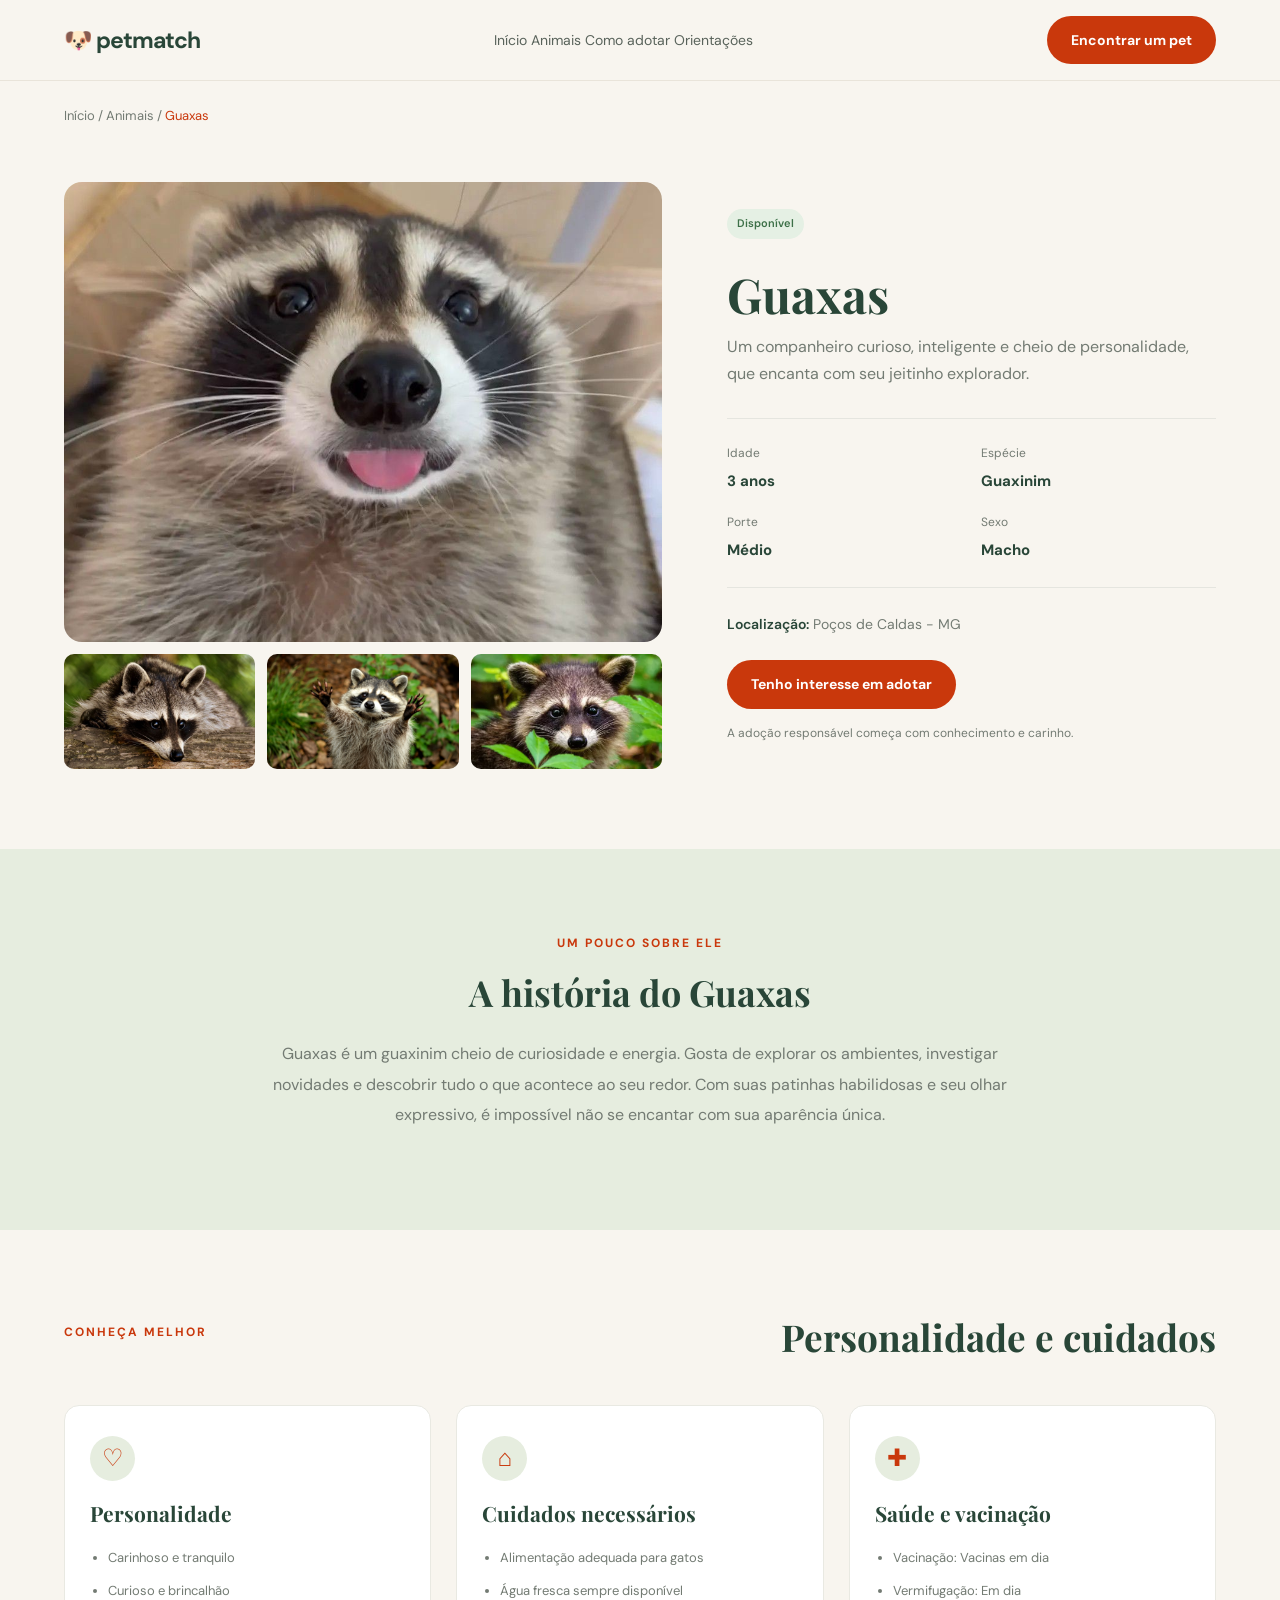
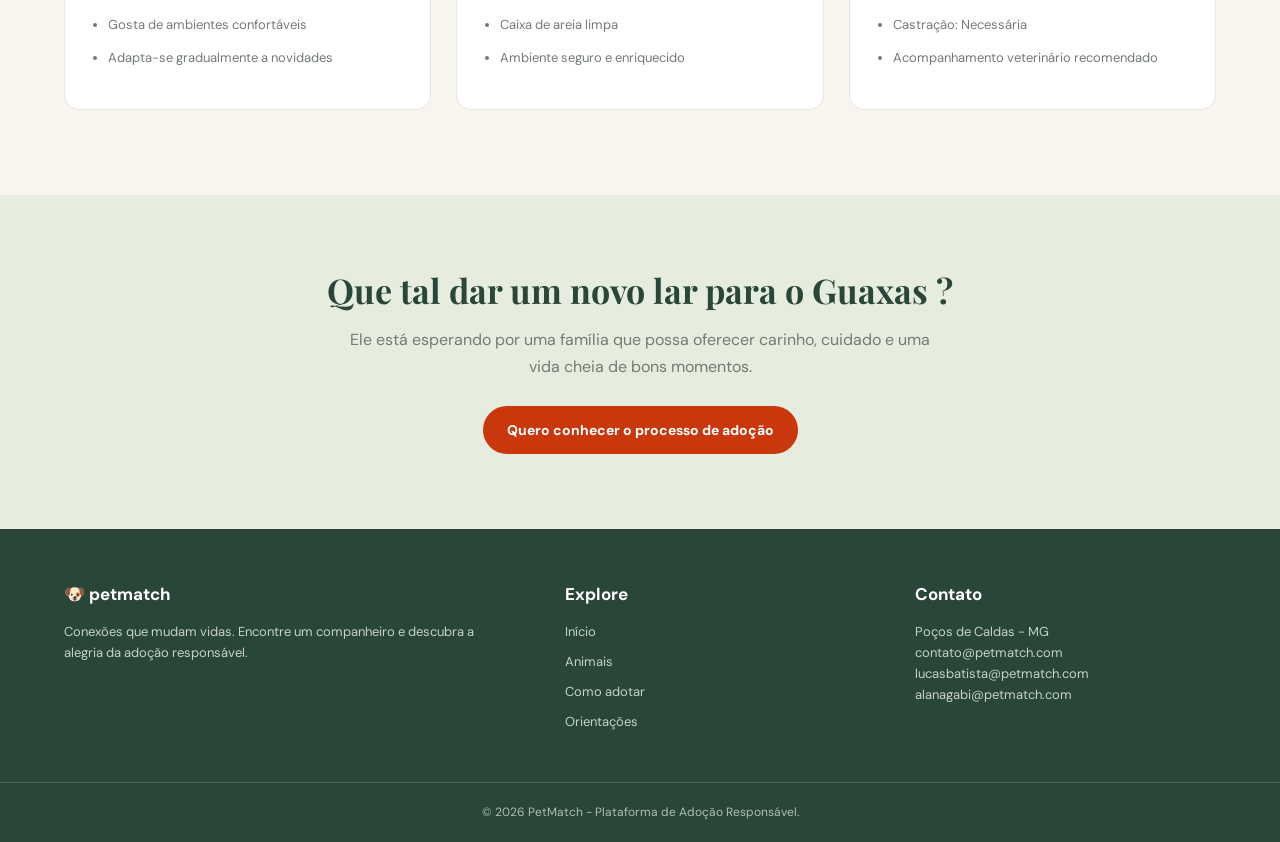
<file: guaxas.html>
<!DOCTYPE html>
<html lang="pt-br">
<head>
    <meta charset="UTF-8">
    <meta name="viewport" content="width=device-width, initial-scale=1.0">
    <title>Conheça o Guaxas | PetMatch</title>
    <link rel="stylesheet" href="css/style.css">
</head>
<body>

    <!-- Cabeçalho -->
    <header class="header">
        <div class="container">
            <a href="index.html" class="logo">🐶 petmatch</a>

            <nav class="nav">
                <a href="index.html">ㅤInícioㅤ</a>
                <a href="animais.html">ㅤAnimaisㅤ</a>
                <a href="adocao.html">ㅤComo adotarㅤ</a>
                <a href="orientacoes.html">ㅤOrientaçõesㅤ</a>
            </nav>

            <a href="animais.html" class="btn">Encontrar um pet</a>
        </div>
    </header>

    <main>

        <!--xx Caminho de navegação xx-->
        <section class="perfil-caminho">
            <div class="container">
                <a href="index.html">Início</a> /
                <a href="animais.html">Animais</a> /
                <span>Guaxas</span>
            </div>
        </section>

        <!--xx Informações principais xx-->
        <section class="perfil-principal">
            <div class="container perfil-layout">

                <div class="perfil-fotos">
                    <img
                        class="perfil-foto-principal"
                        src="img/97e58ac98147bcc1ec98968140f51f54.jpg"
                        alt="Um guaxinim fofo"
                    >

                    <div class="perfil-galeria">
                        <img
                            src="img/guaxinim2.jpg"
                            alt="Guaxinim na floresta"
                        >

                        <img
                            src="img/guaxinin3.jpg"
                            alt="Guaxinim carente"
                        >

                        <img
                            src="img/guaxinim4.webp"
                            alt="Outro Guaxinim"
                        >
                    </div>
                </div>

                <div class="perfil-dados">
                    <span class="status disponivel">Disponível</span>

                    <h1>Guaxas</h1>

                    <p class="perfil-descricao-curta">
                        Um companheiro curioso, inteligente e cheio de personalidade, que encanta com seu jeitinho explorador.
                    </p>

                    <div class="perfil-caracteristicas">
                        <div>
                            <span>Idade</span>
                            <strong>3 anos</strong>
                        </div>

                        <div>
                            <span>Espécie</span>
                            <strong>Guaxinim</strong>
                        </div>

                        <div>
                            <span>Porte</span>
                            <strong>Médio</strong>
                        </div>

                        <div>
                            <span>Sexo</span>
                            <strong>Macho</strong>
                        </div>
                    </div>

                    <p class="perfil-local">
                        <span>Localização:</span> Poços de Caldas - MG
                    </p>

                    <a href="adocao.html" class="btn">
                        Tenho interesse em adotar
                    </a>

                    <p class="perfil-aviso">
                        A adoção responsável começa com conhecimento e carinho.
                    </p>
                </div>

            </div>
        </section>

        <!--xx História do animal xx-->
        <section class="perfil-historia">
            <div class="container">
                <div class="perfil-texto">
                    <span class="subtitle">UM POUCO SOBRE ELE</span>
                    <h2>A história do Guaxas</h2>

                    <p>
                        Guaxas é um guaxinim cheio de curiosidade e energia. 
                        Gosta de explorar os ambientes, investigar novidades 
                        e descobrir tudo o que acontece ao seu redor. 
                        Com suas patinhas habilidosas e seu olhar expressivo, 
                        é impossível não se encantar com sua aparência única.
                    </p>

                </div>
            </div>
        </section>

        <!--xx Personalidade e cuidados xx-->
        <section class="perfil-detalhes">
            <div class="container">

                <div class="section-title">
                    <span class="subtitle">CONHEÇA MELHOR</span>
                    <h2>Personalidade e cuidados</h2>
                </div>

                <div class="perfil-detalhes-grid">

                    <div class="perfil-bloco">
                        <div class="perfil-icone">♡</div>
                        <h3>Personalidade</h3>
                        <ul>
                            <li>Carinhoso e tranquilo</li>
                            <li>Curioso e brincalhão</li>
                            <li>Gosta de ambientes confortáveis</li>
                            <li>Adapta-se gradualmente a novidades</li>
                        </ul>
                    </div>

                    <div class="perfil-bloco">
                        <div class="perfil-icone">⌂</div>
                        <h3>Cuidados necessários</h3>
                        <ul>
                            <li>Alimentação adequada para gatos</li>
                            <li>Água fresca sempre disponível</li>
                            <li>Caixa de areia limpa</li>
                            <li>Ambiente seguro e enriquecido</li>
                        </ul>
                    </div>

                    <div class="perfil-bloco">
                        <div class="perfil-icone">✚</div>
                        <h3>Saúde e vacinação</h3>
                        <ul>
                            <li>Vacinação: Vacinas em dia</li>
                            <li>Vermifugação: Em dia</li>
                            <li>Castração: Necessária</li>
                            <li>Acompanhamento veterinário recomendado</li>
                        </ul>
                    </div>

                </div>
            </div>
        </section>

        <!--xx Chamada final xx-->
        <section class="perfil-final">
            <div class="container">
                <h2>Que tal dar um novo lar para o Guaxas ?</h2>

                <p>
                    Ele está esperando por uma família que possa oferecer
                    carinho, cuidado e uma vida cheia de bons momentos.
                </p>

                <a href="adocao.html" class="btn">
                    Quero conhecer o processo de adoção
                </a>
            </div>
        </section>

    </main>

    <!--xx RODAPÉ xx-->
    <footer>

        <div class="container footer-content">

            <div>
                <h3>🐶 petmatch</h3>

                <p>
                    Conexões que mudam vidas.
                    Encontre um companheiro e descubra
                    a alegria da adoção responsável.
                </p>
            </div>

            <div>
                <h3>Explore</h3>

                <a href="index.html">Início</a>
                <a href="animais.html">Animais</a>
                <a href="adocao.html">Como adotar</a>
                <a href="orientacoes.html">Orientações</a>
            </div>

            <div>
                <h3>Contato</h3>

                <p>Poços de Caldas - MG</p>
                <p>contato@petmatch.com</p>
                <p>lucasbatista@petmatch.com</p>
                <p>alanagabi@petmatch.com</p>
            </div>

        </div>

        <div class="copyright">
            © 2026 PetMatch - Plataforma de Adoção Responsável.
        </div>

    </footer>

</body>
</html>
</file>
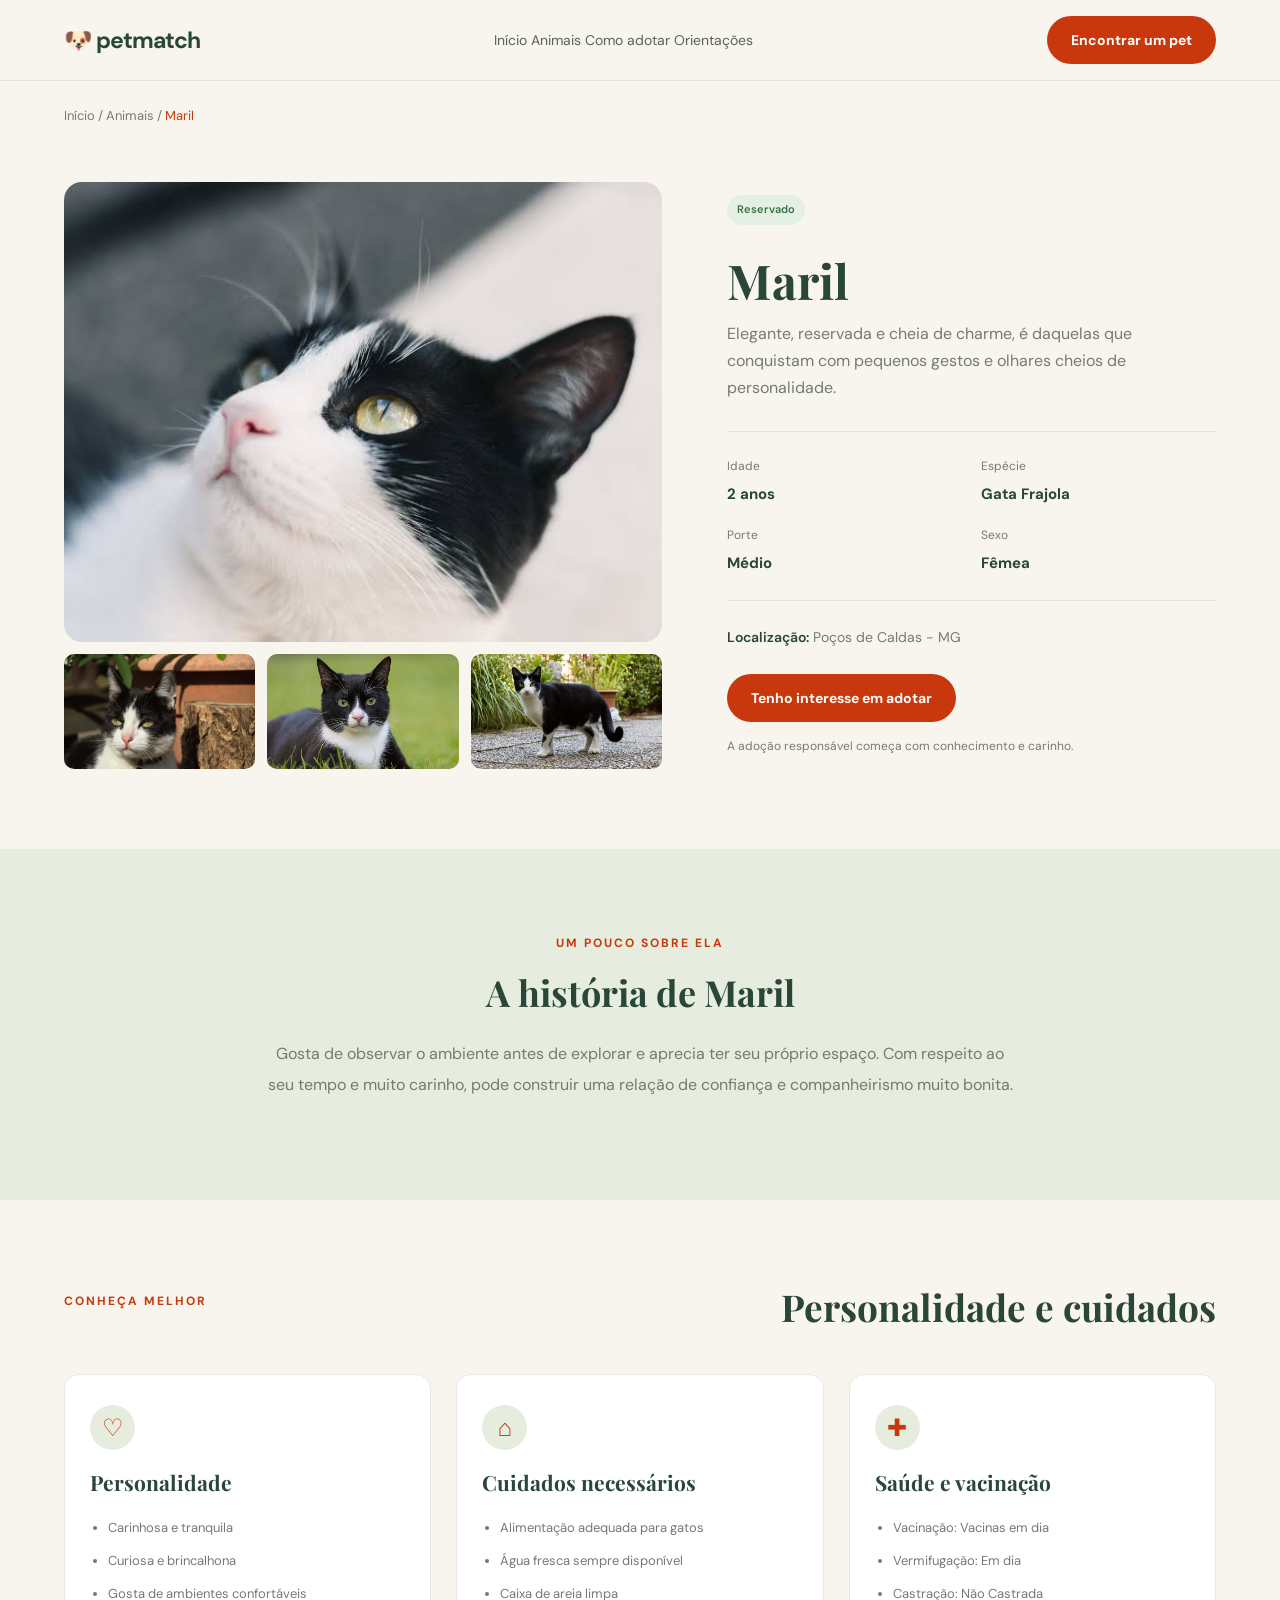
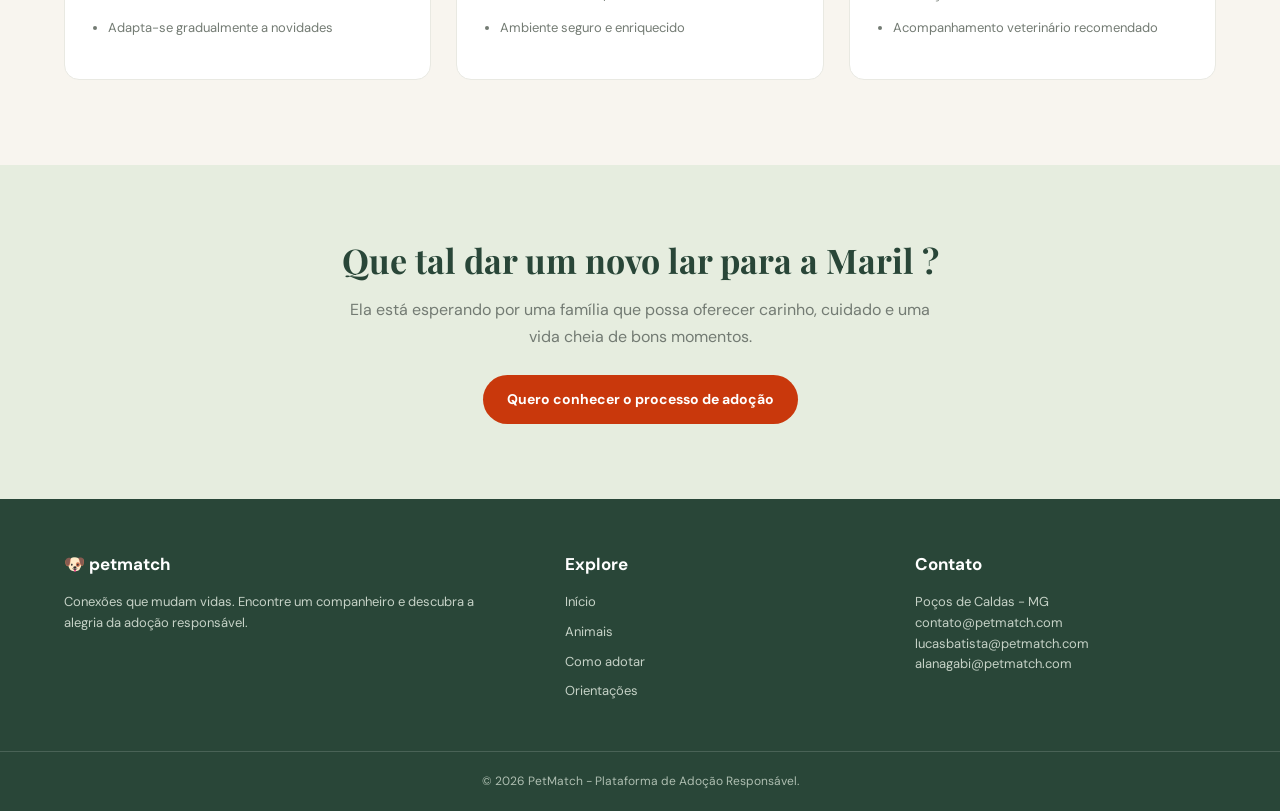
<file: maril.html>
<!DOCTYPE html>
<html lang="pt-br">
<head>
    <meta charset="UTF-8">
    <meta name="viewport" content="width=device-width, initial-scale=1.0">
    <title>Conheça a Maril | PetMatch</title>
    <link rel="stylesheet" href="css/style.css">
</head>
<body>

    <!--xx Cabeçalho xx-->
    <header class="header">
        <div class="container">
            <a href="index.html" class="logo">🐶 petmatch</a>

            <nav class="nav">
                <a href="index.html">ㅤInícioㅤ</a>
                <a href="animais.html">ㅤAnimaisㅤ</a>
                <a href="adocao.html">ㅤComo adotarㅤ</a>
                <a href="orientacoes.html">ㅤOrientaçõesㅤ</a>
            </nav>

            <a href="animais.html" class="btn">Encontrar um pet</a>
        </div>
    </header>

    <main>

        <!--xx Caminho de navegação xx-->
        <section class="perfil-caminho">
            <div class="container">
                <a href="index.html">Início</a> /
                <a href="animais.html">Animais</a> /
                <span>Maril</span>
            </div>
        </section>

        <!--xx Informações principais xx-->
        <section class="perfil-principal">
            <div class="container perfil-layout">

                <div class="perfil-fotos">
                    <img
                        class="perfil-foto-principal"
                        src="img/frajola2.jfif"
                        alt="Uma gata frajola fofa"
                    >

                    <div class="perfil-galeria">
                        <img
                            src="img/frajola3.jpg"
                            alt="Gata olhando para a camera"
                        >

                        <img
                            src="img/frajola4.webp"
                            alt="Gata no jardim"
                        >

                        <img
                            src="img/frajola5.jfif"
                            alt="Gata no quintal de casa"
                        >
                    </div>
                </div>

                <div class="perfil-dados">
                    <span class="status disponivel">Reservado</span>

                    <h1>Maril</h1>

                    <p class="perfil-descricao-curta">
                        Elegante, reservada e cheia de charme, é daquelas que conquistam com pequenos gestos e olhares cheios de personalidade.
                    </p>

                    <div class="perfil-caracteristicas">
                        <div>
                            <span>Idade</span>
                            <strong>2 anos</strong>
                        </div>

                        <div>
                            <span>Espécie</span>
                            <strong>Gata Frajola</strong>
                        </div>

                        <div>
                            <span>Porte</span>
                            <strong>Médio</strong>
                        </div>

                        <div>
                            <span>Sexo</span>
                            <strong>Fêmea</strong>
                        </div>
                    </div>

                    <p class="perfil-local">
                        <span>Localização:</span> Poços de Caldas - MG
                    </p>

                    <a href="adocao.html" class="btn">
                        Tenho interesse em adotar
                    </a>

                    <p class="perfil-aviso">
                        A adoção responsável começa com conhecimento e carinho.
                    </p>
                </div>

            </div>
        </section>

        <!--xx História do animal xx-->
        <section class="perfil-historia">
            <div class="container">
                <div class="perfil-texto">
                    <span class="subtitle">UM POUCO SOBRE ELA</span>
                    <h2>A história de Maril</h2>

                    <p>
                        Gosta de observar o ambiente antes de explorar 
                        e aprecia ter seu próprio espaço. Com respeito 
                        ao seu tempo e muito carinho, pode construir uma 
                        relação de confiança e companheirismo muito bonita.

                    </p>

                </div>
            </div>
        </section>

        <!--xx Personalidade e cuidados xx-->
        <section class="perfil-detalhes">
            <div class="container">

                <div class="section-title">
                    <span class="subtitle">CONHEÇA MELHOR</span>
                    <h2>Personalidade e cuidados</h2>
                </div>

                <div class="perfil-detalhes-grid">

                    <div class="perfil-bloco">
                        <div class="perfil-icone">♡</div>
                        <h3>Personalidade</h3>
                        <ul>
                            <li>Carinhosa e tranquila</li>
                            <li>Curiosa e brincalhona</li>
                            <li>Gosta de ambientes confortáveis</li>
                            <li>Adapta-se gradualmente a novidades</li>
                        </ul>
                    </div>

                    <div class="perfil-bloco">
                        <div class="perfil-icone">⌂</div>
                        <h3>Cuidados necessários</h3>
                        <ul>
                            <li>Alimentação adequada para gatos</li>
                            <li>Água fresca sempre disponível</li>
                            <li>Caixa de areia limpa</li>
                            <li>Ambiente seguro e enriquecido</li>
                        </ul>
                    </div>

                    <div class="perfil-bloco">
                        <div class="perfil-icone">✚</div>
                        <h3>Saúde e vacinação</h3>
                        <ul>
                            <li>Vacinação: Vacinas em dia</li>
                            <li>Vermifugação: Em dia</li>
                            <li>Castração: Não Castrada</li>
                            <li>Acompanhamento veterinário recomendado</li>
                        </ul>
                    </div>

                </div>
            </div>
        </section>

        <!--xx Chamada final xx-->
        <section class="perfil-final">
            <div class="container">
                <h2>Que tal dar um novo lar para a Maril ?</h2>

                <p>
                    Ela está esperando por uma família que possa oferecer
                    carinho, cuidado e uma vida cheia de bons momentos.
                </p>

                <a href="adocao.html" class="btn">
                    Quero conhecer o processo de adoção
                </a>
            </div>
        </section>

    </main>

    <!--xx RODAPÉ xx-->
    <footer>

        <div class="container footer-content">

            <div>
                <h3>🐶 petmatch</h3>

                <p>
                    Conexões que mudam vidas.
                    Encontre um companheiro e descubra
                    a alegria da adoção responsável.
                </p>
            </div>

            <div>
                <h3>Explore</h3>

                <a href="index.html">Início</a>
                <a href="animais.html">Animais</a>
                <a href="adocao.html">Como adotar</a>
                <a href="orientacoes.html">Orientações</a>
            </div>

            <div>
                <h3>Contato</h3>

                <p>Poços de Caldas - MG</p>
                <p>contato@petmatch.com</p>
                <p>lucasbatista@petmatch.com</p>
                <p>alanagabi@petmatch.com</p>
            </div>

        </div>

        <div class="copyright">
            © 2026 PetMatch - Plataforma de Adoção Responsável.
        </div>

    </footer>

</body>
</html>
</file>
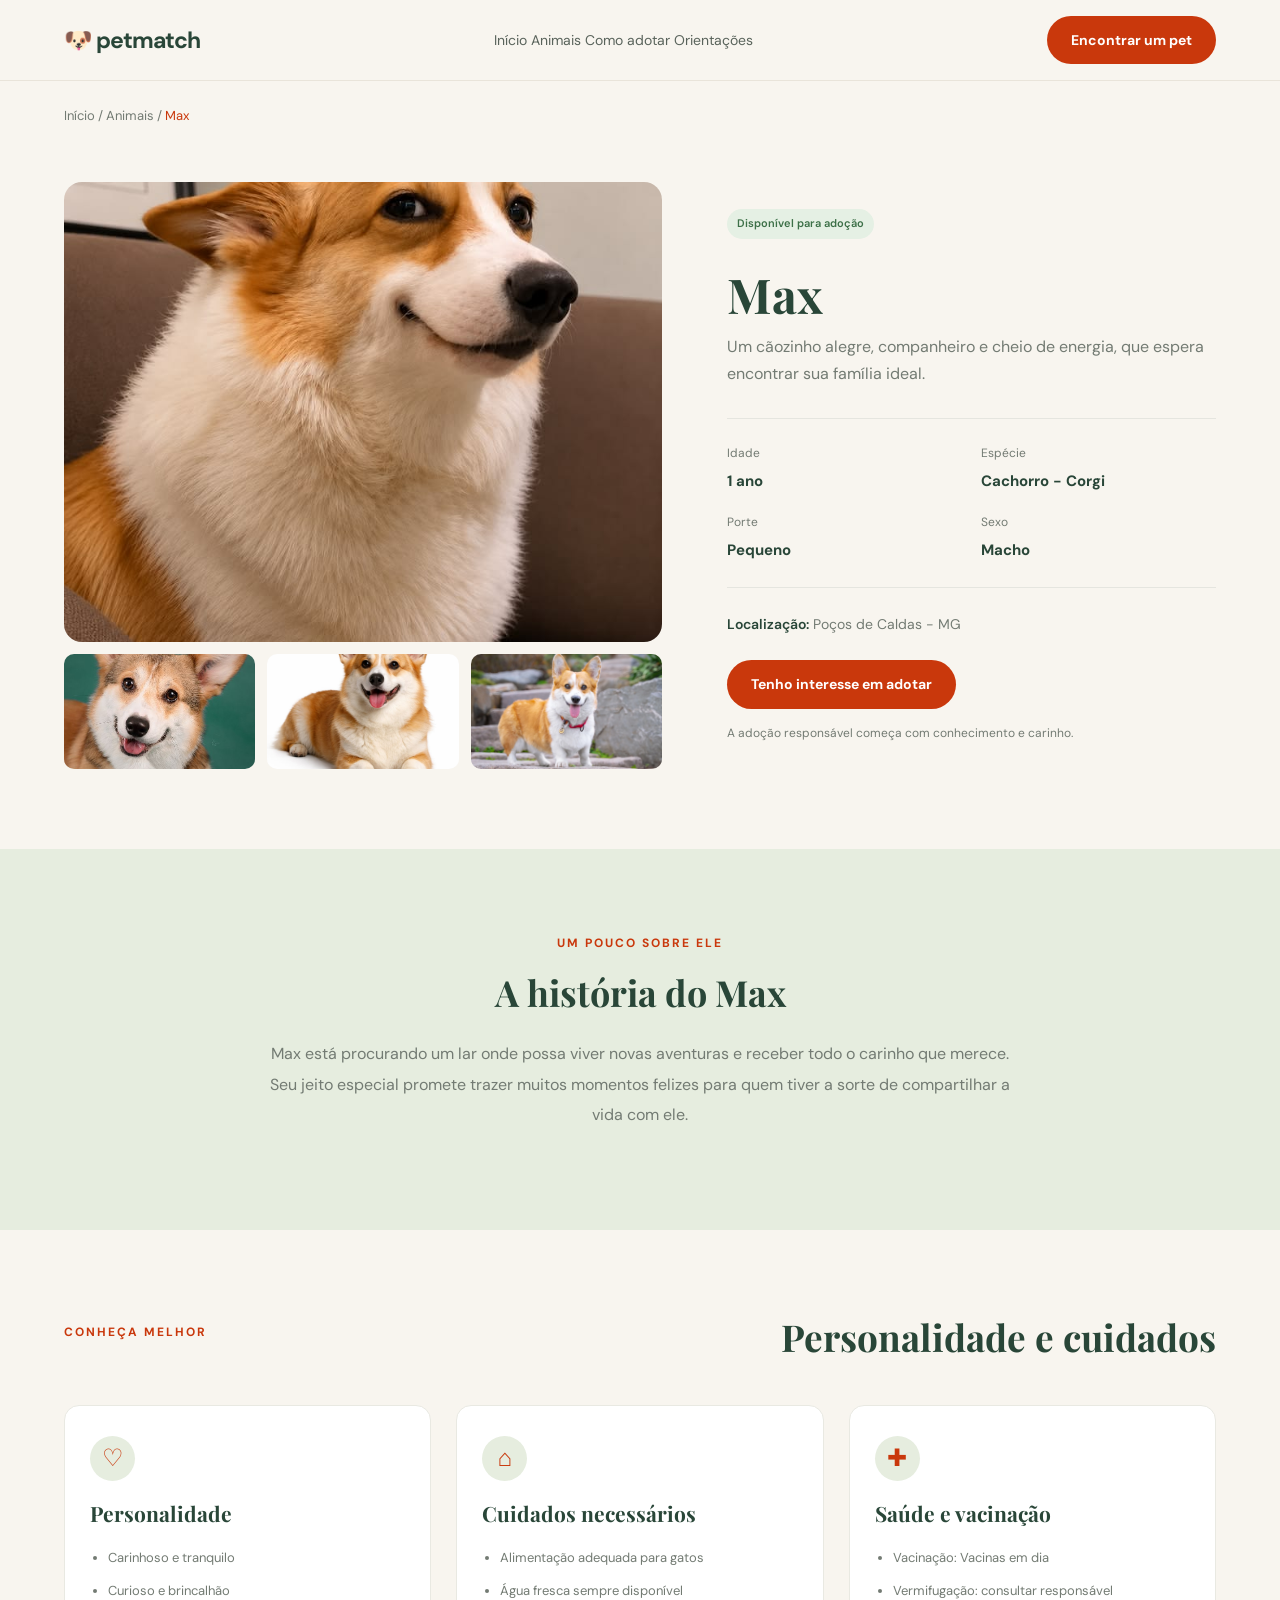
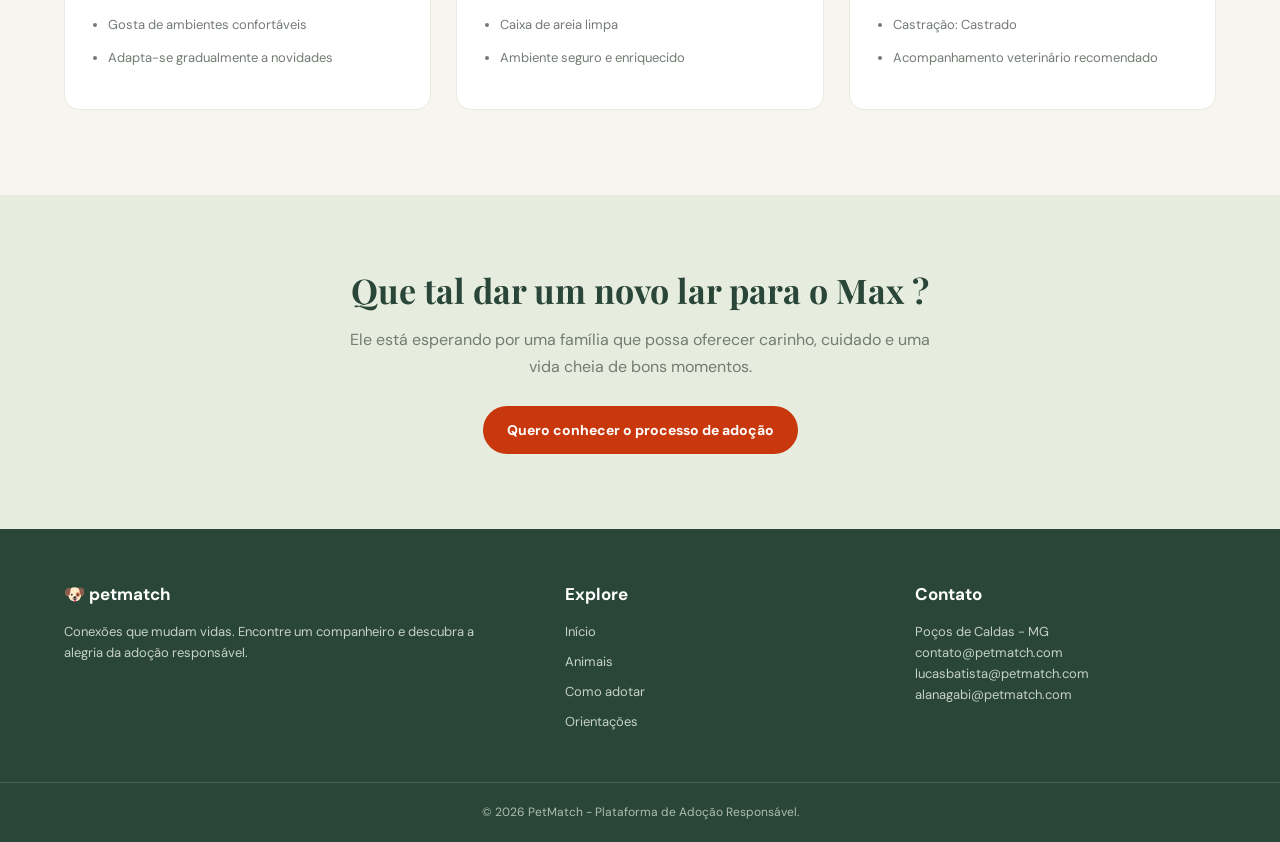
<file: max.html>
<!DOCTYPE html>
<html lang="pt-br">
<head>
    <meta charset="UTF-8">
    <meta name="viewport" content="width=device-width, initial-scale=1.0">
    <title>Conheça o Max | PetMatch</title>
    <link rel="stylesheet" href="css/style.css">
</head>
<body>

    <!--xx Cabeçalho xx-->
    <header class="header">
        <div class="container">
            <a href="index.html" class="logo">🐶 petmatch</a>

            <nav class="nav">
                <a href="index.html">ㅤInícioㅤ</a>
                <a href="animais.html">ㅤAnimaisㅤ</a>
                <a href="adocao.html">ㅤComo adotarㅤ</a>
                <a href="orientacoes.html">ㅤOrientaçõesㅤ</a>
            </nav>

            <a href="animais.html" class="btn">Encontrar um pet</a>
        </div>
    </header>

    <main>

        <!--xx Caminho de navegação xx-->
        <section class="perfil-caminho">
            <div class="container">
                <a href="index.html">Início</a> /
                <a href="animais.html">Animais</a> /
                <span>Max</span>
            </div>
        </section>

        <!--xx Informações principais xx-->
        <section class="perfil-principal">
            <div class="container perfil-layout">

                <div class="perfil-fotos">
                    <img
                        class="perfil-foto-principal"
                        src="img/corgi.jpg"
                        alt="Cachorro Corgi Sorrindo"
                    >

                    <div class="perfil-galeria">
                        <img
                            src="img/corgi2.jpg"
                            alt="Corgi em fundo verde"
                        >

                        <img
                            src="img/corgi3.jpg"
                            alt="Corgi de lingua pra fora"
                        >

                        <img
                            src="img/corgi4.webp"
                            alt="Corgi com fundo de quintal"
                        >
                    </div>
                </div>

                <div class="perfil-dados">
                    <span class="status disponivel">Disponível para adoção</span>

                    <h1>Max</h1>

                    <p class="perfil-descricao-curta">
                        Um cãozinho alegre, companheiro e cheio de energia, que espera encontrar sua família ideal.
                    </p>

                    <div class="perfil-caracteristicas">
                        <div>
                            <span>Idade</span>
                            <strong>1 ano</strong>
                        </div>

                        <div>
                            <span>Espécie</span>
                            <strong>Cachorro - Corgi</strong>
                        </div>

                        <div>
                            <span>Porte</span>
                            <strong>Pequeno</strong>
                        </div>

                        <div>
                            <span>Sexo</span>
                            <strong>Macho</strong>
                        </div>
                    </div>

                    <p class="perfil-local">
                        <span>Localização:</span> Poços de Caldas - MG
                    </p>

                    <a href="adocao.html" class="btn">
                        Tenho interesse em adotar
                    </a>

                    <p class="perfil-aviso">
                        A adoção responsável começa com conhecimento e carinho.
                    </p>
                </div>

            </div>
        </section>

        <!--xx História do animal xx-->
        <section class="perfil-historia">
            <div class="container">
                <div class="perfil-texto">
                    <span class="subtitle">UM POUCO SOBRE ELE</span>
                    <h2>A história do Max</h2>

                    <p>
                        Max está procurando um lar onde possa
                        viver novas aventuras e receber todo o carinho que merece.
                        Seu jeito especial promete trazer muitos momentos felizes
                        para quem tiver a sorte de compartilhar a vida com ele.
                    </p>

                </div>
            </div>
        </section>

        <!--xx Personalidade e cuidados xx-->
        <section class="perfil-detalhes">
            <div class="container">

                <div class="section-title">
                    <span class="subtitle">CONHEÇA MELHOR</span>
                    <h2>Personalidade e cuidados</h2>
                </div>

                <div class="perfil-detalhes-grid">

                    <div class="perfil-bloco">
                        <div class="perfil-icone">♡</div>
                        <h3>Personalidade</h3>
                        <ul>
                            <li>Carinhoso e tranquilo</li>
                            <li>Curioso e brincalhão</li>
                            <li>Gosta de ambientes confortáveis</li>
                            <li>Adapta-se gradualmente a novidades</li>
                        </ul>
                    </div>

                    <div class="perfil-bloco">
                        <div class="perfil-icone">⌂</div>
                        <h3>Cuidados necessários</h3>
                        <ul>
                            <li>Alimentação adequada para gatos</li>
                            <li>Água fresca sempre disponível</li>
                            <li>Caixa de areia limpa</li>
                            <li>Ambiente seguro e enriquecido</li>
                        </ul>
                    </div>

                    <div class="perfil-bloco">
                        <div class="perfil-icone">✚</div>
                        <h3>Saúde e vacinação</h3>
                        <ul>
                            <li>Vacinação: Vacinas em dia</li>
                            <li>Vermifugação: consultar responsável</li>
                            <li>Castração: Castrado</li>
                            <li>Acompanhamento veterinário recomendado</li>
                        </ul>
                    </div>

                </div>
            </div>
        </section>

        <!--xx Chamada final xx-->
        <section class="perfil-final">
            <div class="container">
                <h2>Que tal dar um novo lar para o Max ?</h2>

                <p>
                    Ele está esperando por uma família que possa oferecer
                    carinho, cuidado e uma vida cheia de bons momentos.
                </p>

                <a href="adocao.html" class="btn">
                    Quero conhecer o processo de adoção
                </a>
            </div>
        </section>

    </main>

    <!--xx RODAPÉ xx-->
    <footer>

        <div class="container footer-content">

            <div>
                <h3>🐶 petmatch</h3>

                <p>
                    Conexões que mudam vidas.
                    Encontre um companheiro e descubra
                    a alegria da adoção responsável.
                </p>
            </div>

            <div>
                <h3>Explore</h3>

                <a href="index.html">Início</a>
                <a href="animais.html">Animais</a>
                <a href="adocao.html">Como adotar</a>
                <a href="orientacoes.html">Orientações</a>
            </div>

            <div>
                <h3>Contato</h3>

                <p>Poços de Caldas - MG</p>
                <p>contato@petmatch.com</p>
                <p>lucasbatista@petmatch.com</p>
                <p>alanagabi@petmatch.com</p>
            </div>

        </div>

        <div class="copyright">
            © 2026 PetMatch - Plataforma de Adoção Responsável.
        </div>

    </footer>

</body>
</html>
</file>
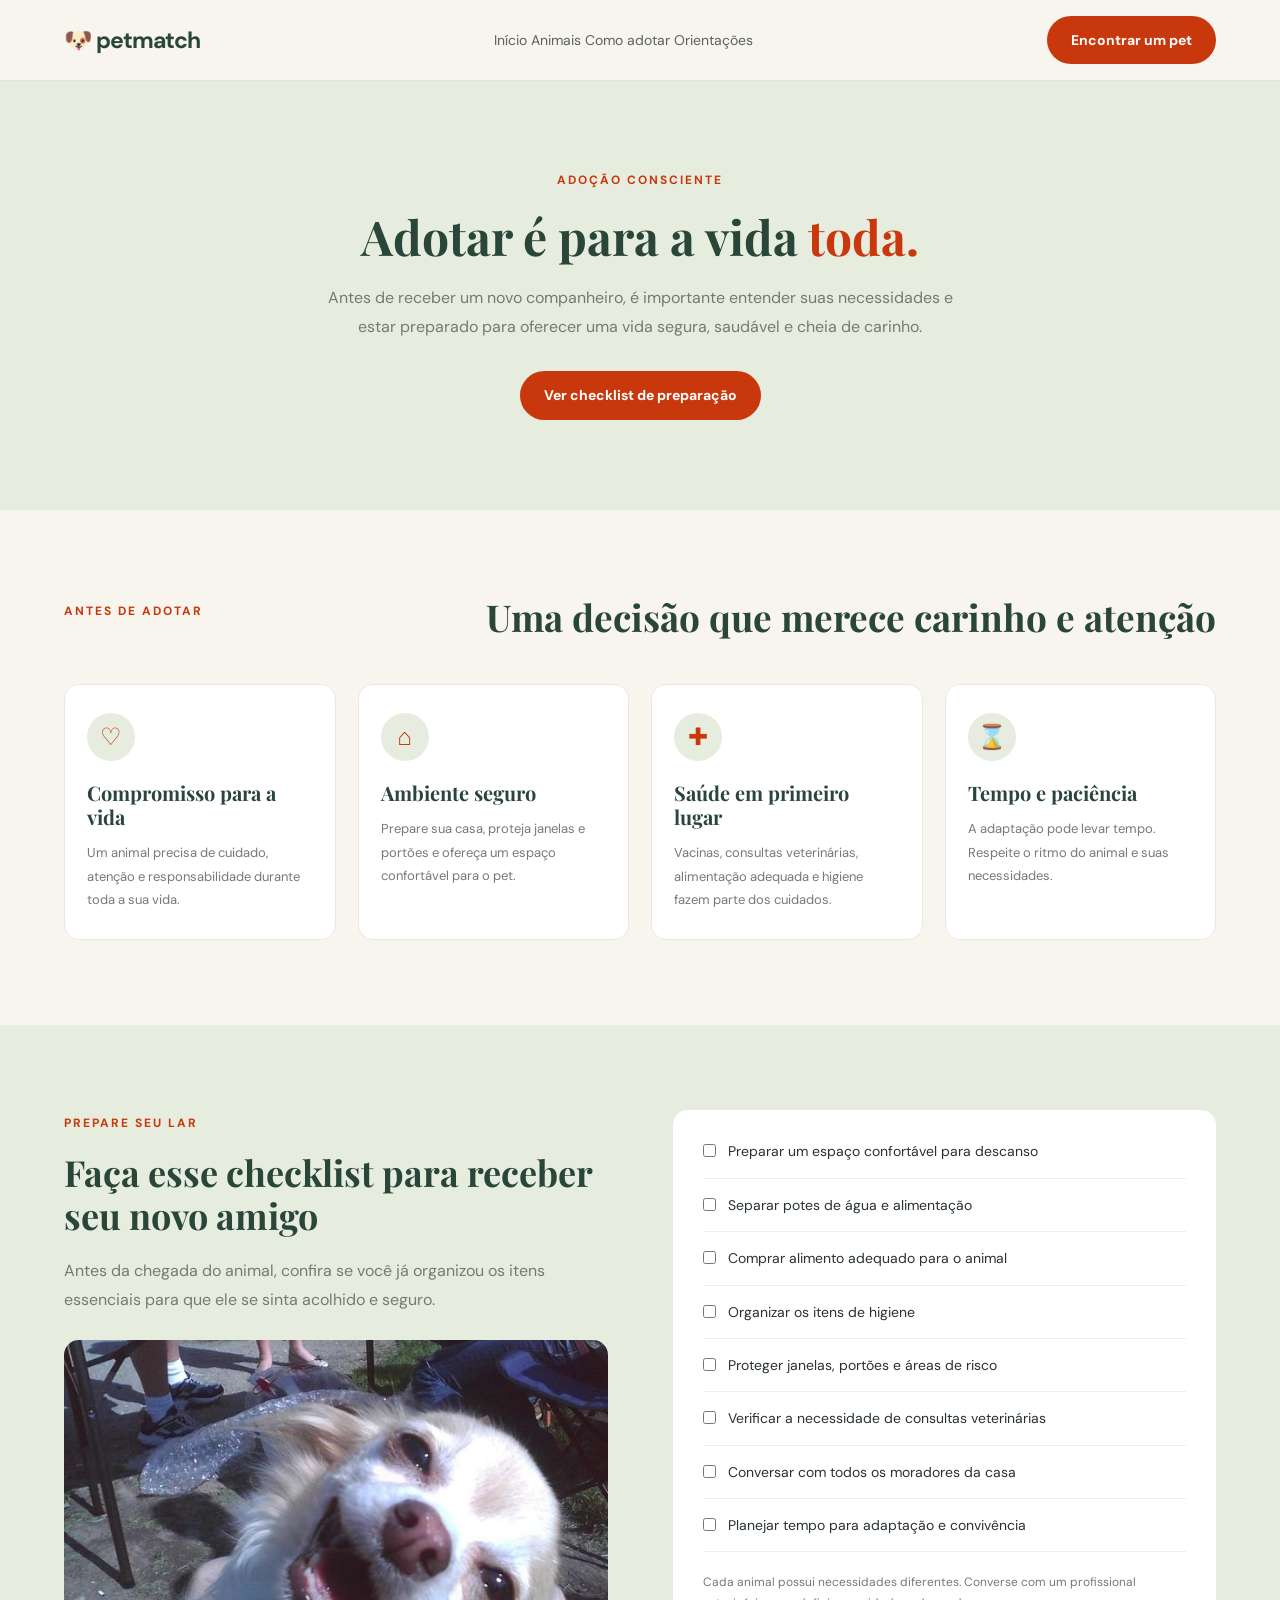
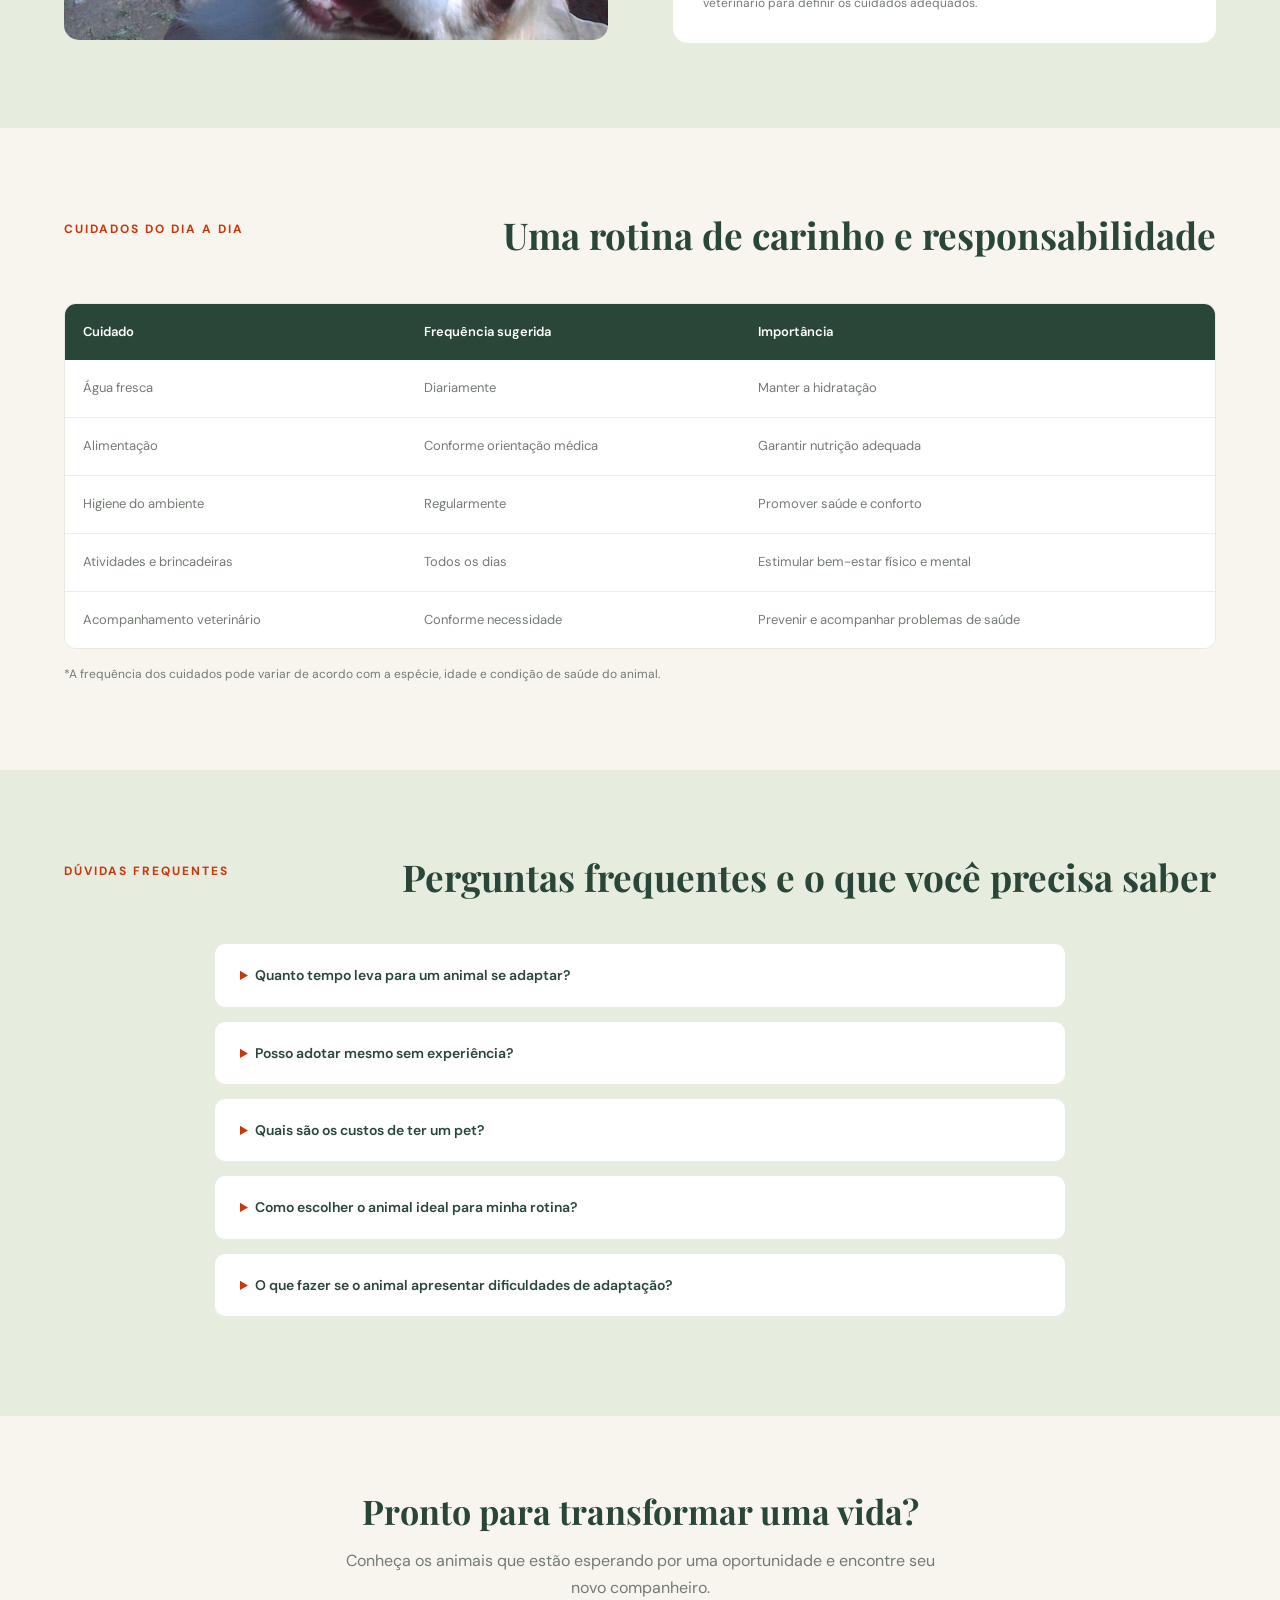
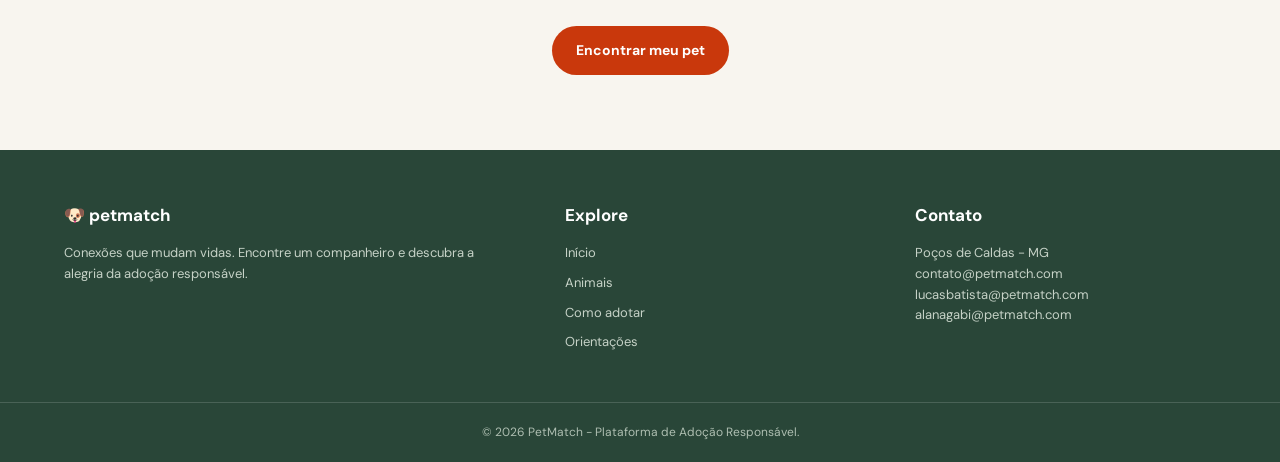
<file: orientacoes.html>
<!DOCTYPE html>
<html lang="pt-br">
<head>
    <meta charset="UTF-8">
    <meta name="viewport" content="width=device-width, initial-scale=1.0">
    <title>Orientações | PetMatch</title>
    <link rel="stylesheet" href="css/style.css">
</head>
<body>

    <!--xx Cabeçalho xx-->
    <header class="header">
        <div class="container">
            <a href="index.html" class="logo">🐶 petmatch</a>

            <nav class="nav">
                <a href="index.html">ㅤInícioㅤ</a>
                <a href="animais.html">ㅤAnimaisㅤ</a>
                <a href="adocao.html">ㅤComo adotarㅤ</a>
                <a href="orientacoes.html" class="ativo">ㅤOrientaçõesㅤ</a>
            </nav>

            <a href="animais.html" class="btn">Encontrar um pet</a>
        </div>
    </header>

    <main>

        <!--xx Apresentação xx-->
        <section class="orientacoes-intro">
            <div class="container">
                <span class="subtitle">ADOÇÃO CONSCIENTE</span>

                <h1>Adotar é para a vida <span>toda.</span></h1>

                <p>
                    Antes de receber um novo companheiro, é importante
                    entender suas necessidades e estar preparado para
                    oferecer uma vida segura, saudável e cheia de carinho.
                </p>

                <a href="#checklist" class="btn">
                    Ver checklist de preparação
                </a>
            </div>
        </section>

        <!--xx Dicas para adoção responsável xx-->
        <section class="orientacoes-dicas">
            <div class="container">

                <div class="section-title">
                    <span class="subtitle">ANTES DE ADOTAR</span>
                    <h2>Uma decisão que merece carinho e atenção</h2>
                    
                </div>

                <div class="dicas-grid">

                    <div class="dica-card">
                        <span class="dica-icone">♡</span>
                        <h3>Compromisso para a vida</h3>
                        <p>
                            Um animal precisa de cuidado, atenção e
                            responsabilidade durante toda a sua vida.
                        </p>
                    </div>

                    <div class="dica-card">
                        <span class="dica-icone">⌂</span>
                        <h3>Ambiente seguro</h3>
                        <p>
                            Prepare sua casa, proteja janelas e portões
                            e ofereça um espaço confortável para o pet.
                        </p>
                    </div>

                    <div class="dica-card">
                        <span class="dica-icone">✚</span>
                        <h3>Saúde em primeiro lugar</h3>
                        <p>
                            Vacinas, consultas veterinárias, alimentação
                            adequada e higiene fazem parte dos cuidados.
                        </p>
                    </div>

                    <div class="dica-card">
                        <span class="dica-icone">⌛</span>
                        <h3>Tempo e paciência</h3>
                        <p>
                            A adaptação pode levar tempo. Respeite o
                            ritmo do animal e suas necessidades.
                        </p>
                    </div>

                </div>
            </div>
        </section>

        <!--xx Checklist xx-->
        <section class="orientacoes-checklist" id="checklist">
            <div class="container checklist-layout">

                <div class="checklist-texto">
                    <span class="subtitle">PREPARE SEU LAR</span>
                    <h2>Faça esse checklist para receber seu novo amigo</h2>

                    <p>
                        Antes da chegada do animal, confira se você
                        já organizou os itens essenciais para que
                        ele se sinta acolhido e seguro.
                    </p>

                    <img
                        src="img/10f24a2e3cef9668abde43bc46036bfe.jpg"
                        alt="Cachorro sorridente"
                    >
                </div>

                <div class="checklist-lista">

                    <label>
                        <input type="checkbox">
                        <span>Preparar um espaço confortável para descanso</span>
                    </label>

                    <label>
                        <input type="checkbox">
                        <span>Separar potes de água e alimentação</span>
                    </label>

                    <label>
                        <input type="checkbox">
                        <span>Comprar alimento adequado para o animal</span>
                    </label>

                    <label>
                        <input type="checkbox">
                        <span>Organizar os itens de higiene</span>
                    </label>

                    <label>
                        <input type="checkbox">
                        <span>Proteger janelas, portões e áreas de risco</span>
                    </label>

                    <label>
                        <input type="checkbox">
                        <span>Verificar a necessidade de consultas veterinárias</span>
                    </label>

                    <label>
                        <input type="checkbox">
                        <span>Conversar com todos os moradores da casa</span>
                    </label>

                    <label>
                        <input type="checkbox">
                        <span>Planejar tempo para adaptação e convivência</span>
                    </label>

                    <p class="checklist-aviso">
                        Cada animal possui necessidades diferentes.
                        Converse com um profissional veterinário para
                        definir os cuidados adequados.
                    </p>

                </div>
            </div>
        </section>

        <!--xx Tabela de cuidados xx-->
        <section class="orientacoes-cuidados">
            <div class="container">

                <div class="section-title">
                    <span class="subtitle">CUIDADOS DO DIA A DIA</span>
                    <h2>Uma rotina de carinho e responsabilidade</h2>
                    
                </div>

                <div class="tabela-container">
                    <table class="tabela-cuidados">
                        <thead>
                            <tr>
                                <th>Cuidado</th>
                                <th>Frequência sugerida</th>
                                <th>Importância</th>
                            </tr>
                        </thead>

                        <tbody>
                            <tr>
                                <td>Água fresca</td>
                                <td>Diariamente</td>
                                <td>Manter a hidratação</td>
                            </tr>

                            <tr>
                                <td>Alimentação</td>
                                <td>Conforme orientação médica</td>
                                <td>Garantir nutrição adequada</td>
                            </tr>

                            <tr>
                                <td>Higiene do ambiente</td>
                                <td>Regularmente</td>
                                <td>Promover saúde e conforto</td>
                            </tr>

                            <tr>
                                <td>Atividades e brincadeiras</td>
                                <td>Todos os dias</td>
                                <td>Estimular bem-estar físico e mental</td>
                            </tr>

                            <tr>
                                <td>Acompanhamento veterinário</td>
                                <td>Conforme necessidade</td>
                                <td>Prevenir e acompanhar problemas de saúde</td>
                            </tr>
                        </tbody>
                    </table>
                </div>

                <p class="tabela-observacao">
                    *A frequência dos cuidados pode variar de acordo
                    com a espécie, idade e condição de saúde do animal.
                </p>

            </div>
        </section>

        <!--xx Perguntas frequentes xx-->
        <section class="orientacoes-faq">
            <div class="container">

                <div class="section-title">
                    <span class="subtitle">DÚVIDAS FREQUENTES</span>
                    <h2>Perguntas frequentes e o que você precisa saber</h2>
                </div>

                <div class="faq-lista">

                    <details class="faq-item">
                        <summary>Quanto tempo leva para um animal se adaptar?</summary>
                        <p>
                            O período de adaptação varia de acordo com
                            cada animal. Alguns se acostumam rapidamente,
                            enquanto outros precisam de mais tempo,
                            paciência e tranquilidade.
                        </p>
                    </details>

                    <details class="faq-item">
                        <summary>Posso adotar mesmo sem experiência?</summary>
                        <p>
                            Sim! O importante é buscar informações,
                            compreender as necessidades do animal e
                            estar disposto a aprender sobre seus cuidados.
                        </p>
                    </details>

                    <details class="faq-item">
                        <summary>Quais são os custos de ter um pet?</summary>
                        <p>
                            Existem despesas com alimentação, higiene,
                            vacinação, consultas veterinárias e outros
                            cuidados que podem surgir ao longo da vida.
                        </p>
                    </details>

                    <details class="faq-item">
                        <summary>Como escolher o animal ideal para minha rotina?</summary>
                        <p>
                            Considere o espaço disponível, seu tempo,
                            sua rotina e as características do animal.
                            A escolha deve priorizar o bem-estar de todos.
                        </p>
                    </details>

                    <details class="faq-item">
                        <summary>O que fazer se o animal apresentar dificuldades de adaptação?</summary>
                        <p>
                            Ofereça um ambiente tranquilo, respeite seus
                            limites e procure orientação veterinária
                            ou de um profissional especializado em comportamento.
                        </p>
                    </details>

                </div>
            </div>
        </section>

        <!-- Chamada final -->
        <section class="orientacoes-final">
            <div class="container">
                <h2>Pronto para transformar uma vida?</h2>

                <p>
                    Conheça os animais que estão esperando por uma
                    oportunidade e encontre seu novo companheiro.
                </p>

                <a href="animais.html" class="btn">
                    Encontrar meu pet
                </a>
            </div>
        </section>

    </main>

    <!--xx RODAPÉ xx-->
    <footer>

        <div class="container footer-content">

            <div>
                <h3>🐶 petmatch</h3>

                <p>
                    Conexões que mudam vidas.
                    Encontre um companheiro e descubra
                    a alegria da adoção responsável.
                </p>
            </div>

            <div>
                <h3>Explore</h3>

                <a href="index.html">Início</a>
                <a href="animais.html">Animais</a>
                <a href="adocao.html">Como adotar</a>
                <a href="orientacoes.html">Orientações</a>
            </div>

            <div>
                <h3>Contato</h3>

                <p>Poços de Caldas - MG</p>
                <p>contato@petmatch.com</p>
                <p>lucasbatista@petmatch.com</p>
                <p>alanagabi@petmatch.com</p>
            </div>

        </div>

        <div class="copyright">
            © 2026 PetMatch - Plataforma de Adoção Responsável.
        </div>

    </footer>

</body>
</html>
</file>
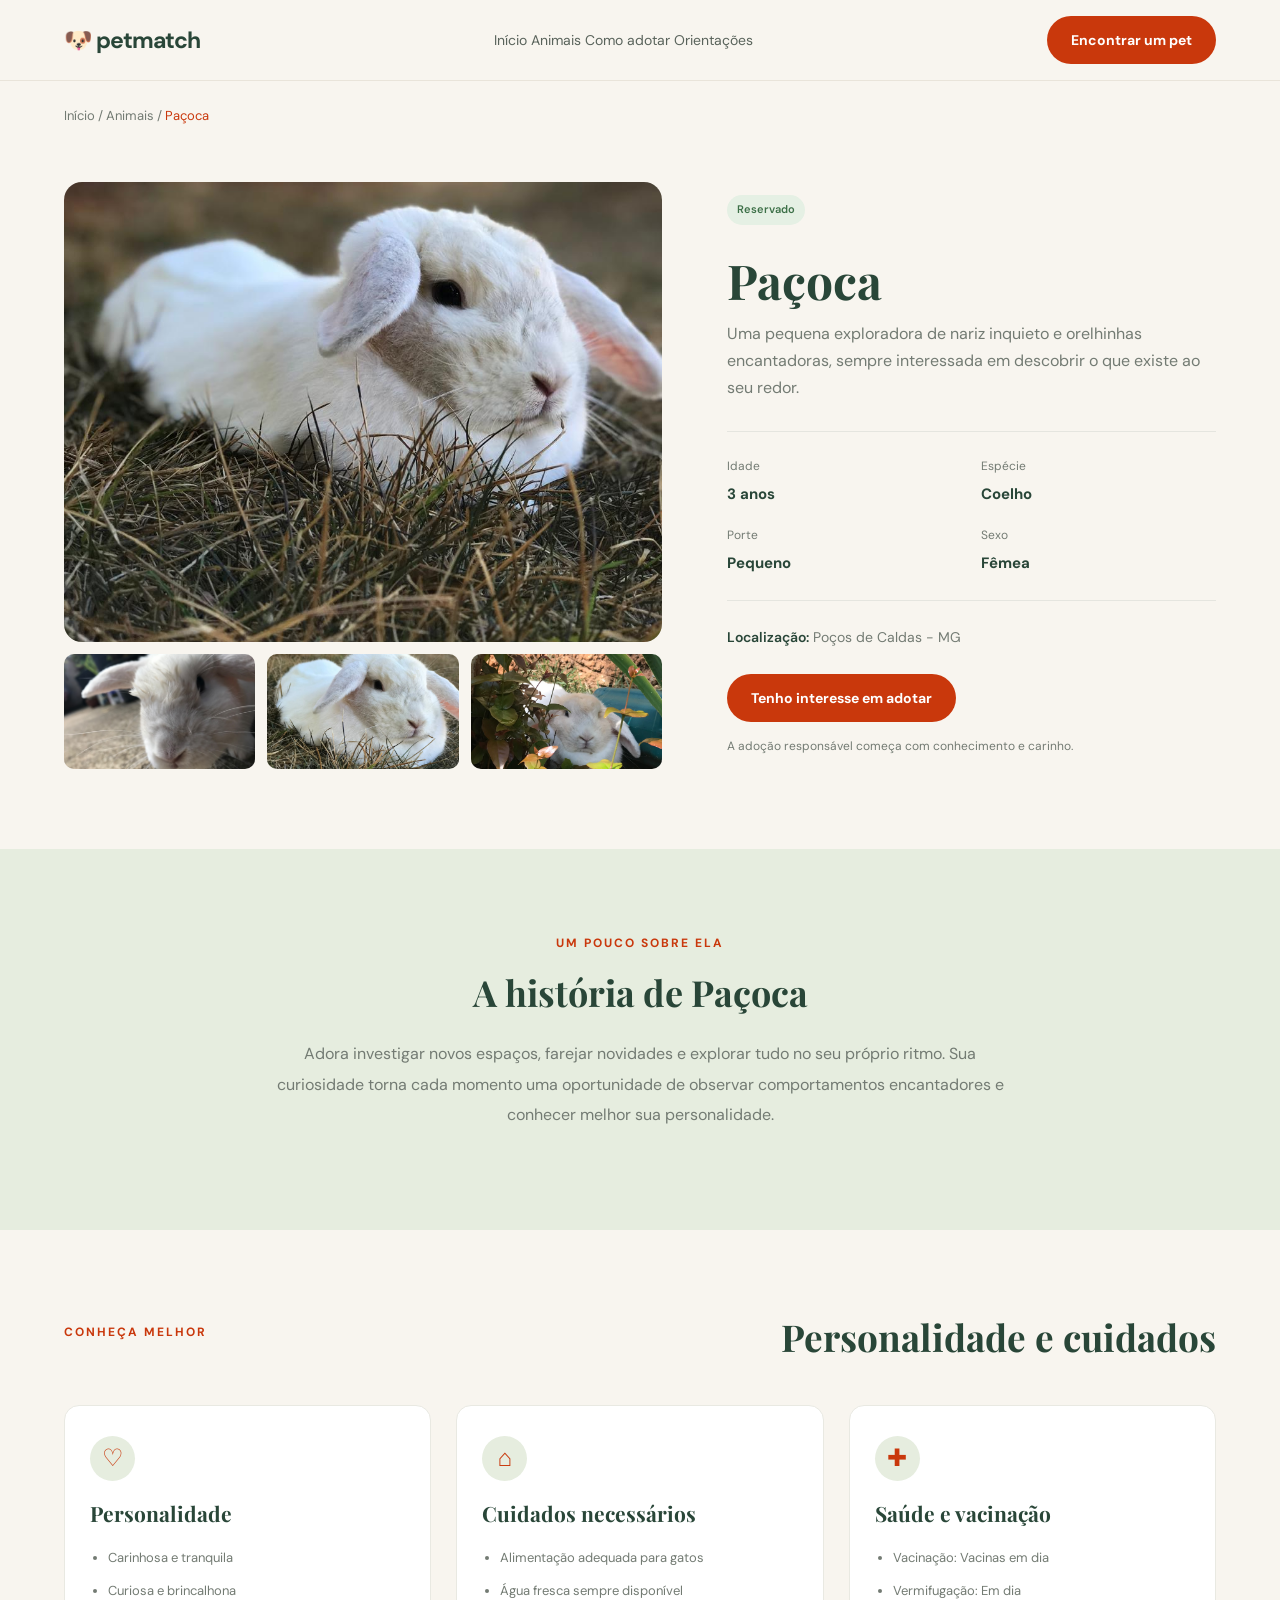
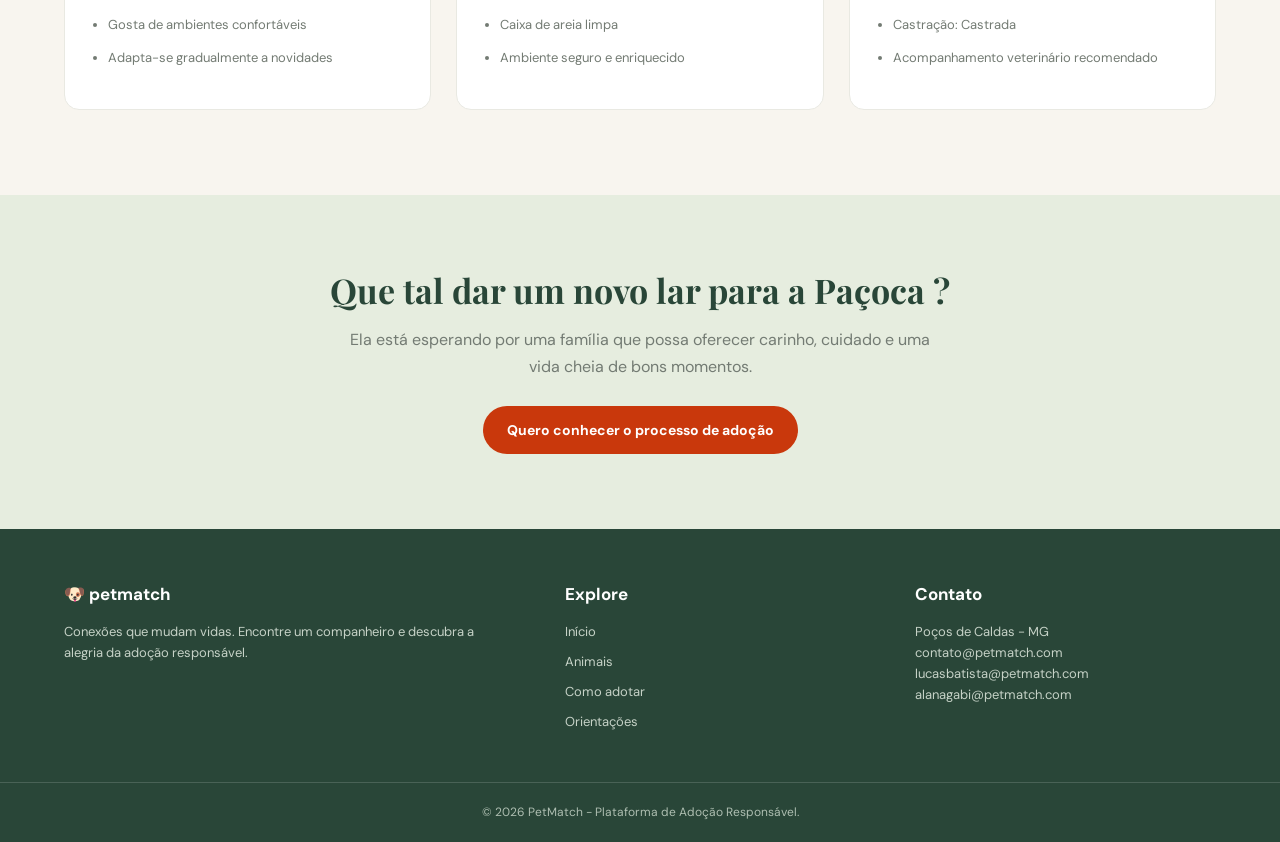
<file: pacoca.html>
<!DOCTYPE html>
<html lang="pt-br">
<head>
    <meta charset="UTF-8">
    <meta name="viewport" content="width=device-width, initial-scale=1.0">
    <title>Conheça a Paçoca | PetMatch</title>
    <link rel="stylesheet" href="css/style.css">
</head>
<body>

    <!--xx Cabeçalho xx-->
    <header class="header">
        <div class="container">
            <a href="index.html" class="logo">🐶 petmatch</a>

            <nav class="nav">
                <a href="index.html">ㅤInícioㅤ</a>
                <a href="animais.html">ㅤAnimaisㅤ</a>
                <a href="adocao.html">ㅤComo adotarㅤ</a>
                <a href="orientacoes.html">ㅤOrientaçõesㅤ</a>
            </nav>

            <a href="animais.html" class="btn">Encontrar um pet</a>
        </div>
    </header>

    <main>

        <!--xx Caminho de navegação xx-->
        <section class="perfil-caminho">
            <div class="container">
                <a href="index.html">Início</a> /
                <a href="animais.html">Animais</a> /
                <span>Paçoca</span>
            </div>
        </section>

        <!--xx Informações principais xx-->
        <section class="perfil-principal">
            <div class="container perfil-layout">

                <div class="perfil-fotos">
                    <img
                        class="perfil-foto-principal"
                        src="img/WhatsApp Image 2026-11-18 at 00.00.34.jpeg"
                        alt="Uma coelha no jardim"
                    >

                    <div class="perfil-galeria">
                        <img
                            src="img/pacoca2.jfif"
                            alt="Carona da coelha"
                        >

                        <img
                            src="img/pacoca3.jfif"
                            alt="Coelha deitadinha"
                        >

                        <img
                            src="img/pacoca4.jfif"
                            alt="Coelha meia as plantaws"
                        >
                    </div>
                </div>

                <div class="perfil-dados">
                    <span class="status disponivel">Reservado</span>

                    <h1>Paçoca</h1>

                    <p class="perfil-descricao-curta">
                        Uma pequena exploradora de nariz inquieto e orelhinhas encantadoras, sempre interessada em descobrir o que existe ao seu redor.
                    </p>

                    <div class="perfil-caracteristicas">
                        <div>
                            <span>Idade</span>
                            <strong>3 anos</strong>
                        </div>

                        <div>
                            <span>Espécie</span>
                            <strong>Coelho</strong>
                        </div>

                        <div>
                            <span>Porte</span>
                            <strong>Pequeno</strong>
                        </div>

                        <div>
                            <span>Sexo</span>
                            <strong>Fêmea</strong>
                        </div>
                    </div>

                    <p class="perfil-local">
                        <span>Localização:</span> Poços de Caldas - MG
                    </p>

                    <a href="adocao.html" class="btn">
                        Tenho interesse em adotar
                    </a>

                    <p class="perfil-aviso">
                        A adoção responsável começa com conhecimento e carinho.
                    </p>
                </div>

            </div>
        </section>

        <!--xx História do animal xx-->
        <section class="perfil-historia">
            <div class="container">
                <div class="perfil-texto">
                    <span class="subtitle">UM POUCO SOBRE ELA</span>
                    <h2>A história de Paçoca</h2>

                    <p>
                        Adora investigar novos espaços, farejar novidades e explorar 
                        tudo no seu próprio ritmo. Sua curiosidade torna cada momento 
                        uma oportunidade de observar comportamentos encantadores e 
                        conhecer melhor sua personalidade.

                    </p>

                </div>
            </div>
        </section>

        <!--xx Personalidade e cuidados xx-->
        <section class="perfil-detalhes">
            <div class="container">

                <div class="section-title">
                    <span class="subtitle">CONHEÇA MELHOR</span>
                    <h2>Personalidade e cuidados</h2>
                </div>

                <div class="perfil-detalhes-grid">

                    <div class="perfil-bloco">
                        <div class="perfil-icone">♡</div>
                        <h3>Personalidade</h3>
                        <ul>
                            <li>Carinhosa e tranquila</li>
                            <li>Curiosa e brincalhona</li>
                            <li>Gosta de ambientes confortáveis</li>
                            <li>Adapta-se gradualmente a novidades</li>
                        </ul>
                    </div>

                    <div class="perfil-bloco">
                        <div class="perfil-icone">⌂</div>
                        <h3>Cuidados necessários</h3>
                        <ul>
                            <li>Alimentação adequada para gatos</li>
                            <li>Água fresca sempre disponível</li>
                            <li>Caixa de areia limpa</li>
                            <li>Ambiente seguro e enriquecido</li>
                        </ul>
                    </div>

                    <div class="perfil-bloco">
                        <div class="perfil-icone">✚</div>
                        <h3>Saúde e vacinação</h3>
                        <ul>
                            <li>Vacinação: Vacinas em dia</li>
                            <li>Vermifugação: Em dia</li>
                            <li>Castração: Castrada</li>
                            <li>Acompanhamento veterinário recomendado</li>
                        </ul>
                    </div>

                </div>
            </div>
        </section>

        <!--xx Chamada final xx-->
        <section class="perfil-final">
            <div class="container">
                <h2>Que tal dar um novo lar para a Paçoca ?</h2>

                <p>
                    Ela está esperando por uma família que possa oferecer
                    carinho, cuidado e uma vida cheia de bons momentos.
                </p>

                <a href="adocao.html" class="btn">
                    Quero conhecer o processo de adoção
                </a>
            </div>
        </section>

    </main>

    <!--xx RODAPÉ xx-->
    <footer>

        <div class="container footer-content">

            <div>
                <h3>🐶 petmatch</h3>

                <p>
                    Conexões que mudam vidas.
                    Encontre um companheiro e descubra
                    a alegria da adoção responsável.
                </p>
            </div>

            <div>
                <h3>Explore</h3>

                <a href="index.html">Início</a>
                <a href="animais.html">Animais</a>
                <a href="adocao.html">Como adotar</a>
                <a href="orientacoes.html">Orientações</a>
            </div>

            <div>
                <h3>Contato</h3>

                <p>Poços de Caldas - MG</p>
                <p>contato@petmatch.com</p>
                <p>lucasbatista@petmatch.com</p>
                <p>alanagabi@petmatch.com</p>
            </div>

        </div>

        <div class="copyright">
            © 2026 PetMatch - Plataforma de Adoção Responsável.
        </div>

    </footer>

</body>
</html>
</file>
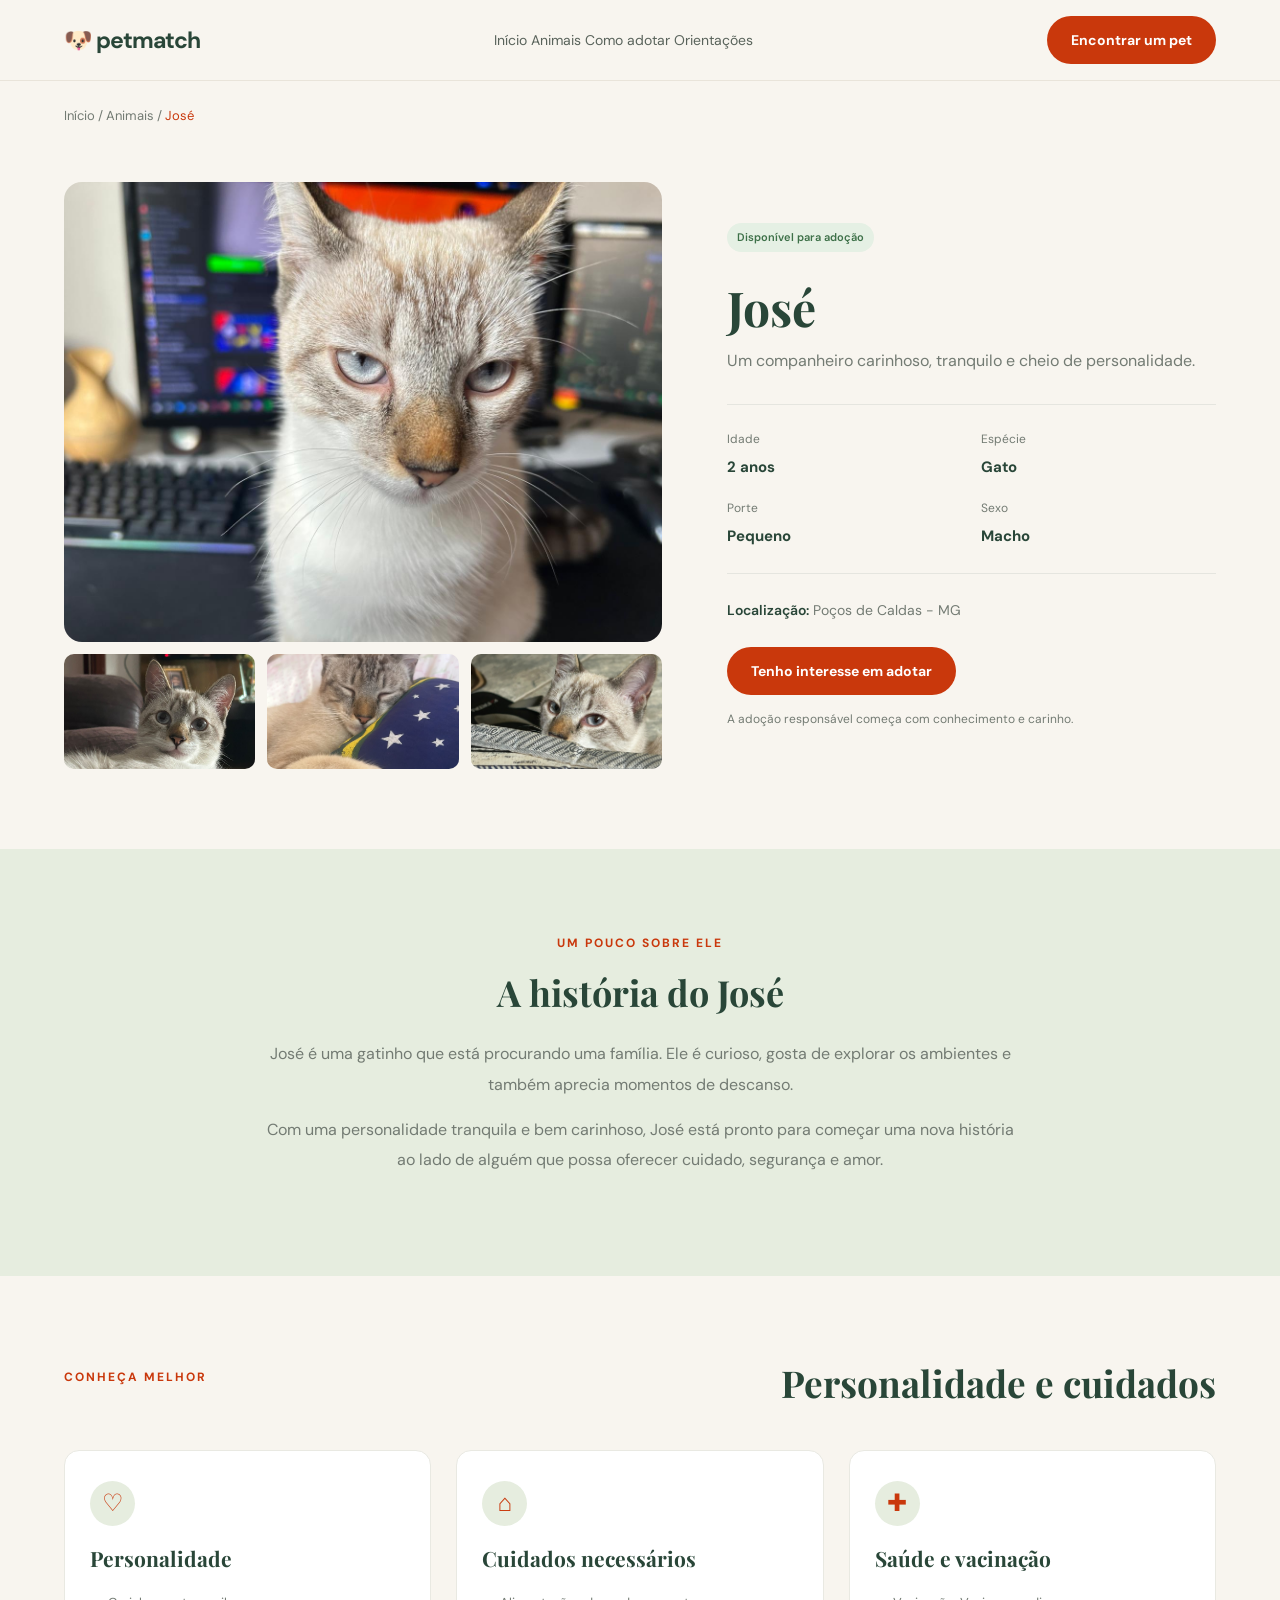
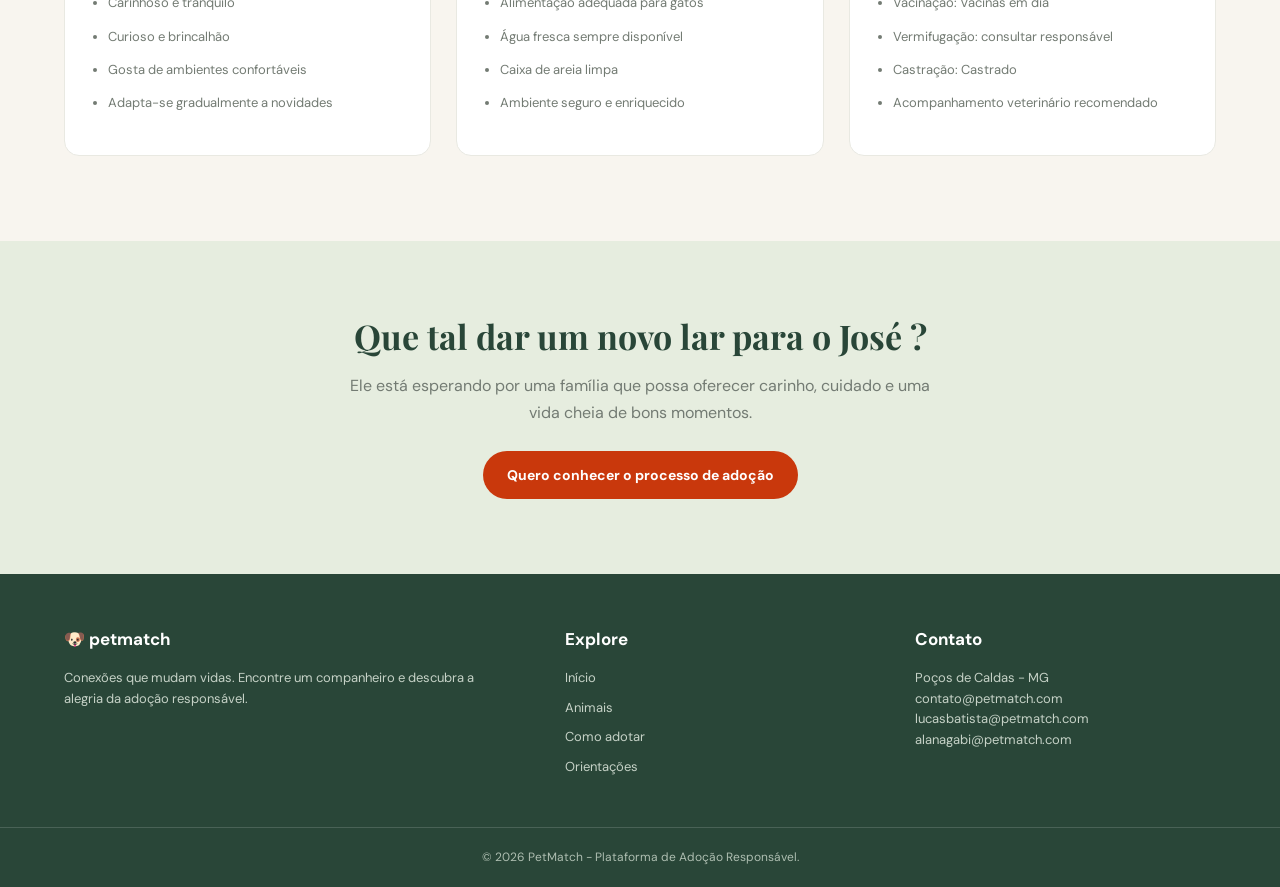
<file: perfil.html>
<!DOCTYPE html>
<html lang="pt-br">
<head>
    <meta charset="UTF-8">
    <meta name="viewport" content="width=device-width, initial-scale=1.0">
    <title>Conheça o José | PetMatch</title>
    <link rel="stylesheet" href="css/style.css">
</head>
<body>

    <!-- Cabeçalho -->
    <header class="header">
        <div class="container">
            <a href="index.html" class="logo">🐶 petmatch</a>

            <nav class="nav">
                <a href="index.html">ㅤInícioㅤ</a>
                <a href="animais.html">ㅤAnimaisㅤ</a>
                <a href="adocao.html">ㅤComo adotarㅤ</a>
                <a href="orientacoes.html">ㅤOrientaçõesㅤ</a>
            </nav>

            <a href="animais.html" class="btn">Encontrar um pet</a>
        </div>
    </header>

    <main>

        <!--xx Caminho de navegação xx-->
        <section class="perfil-caminho">
            <div class="container">
                <a href="index.html">Início</a> /
                <a href="animais.html">Animais</a> /
                <span>José</span>
            </div>
        </section>

        <!--xx Informações principais xx-->
        <section class="perfil-principal">
            <div class="container perfil-layout">

                <div class="perfil-fotos">
                    <img
                        class="perfil-foto-principal"
                        src="img/WhatsApp Image 2026-11-17 at 23.59.55.jpeg"
                        alt="José, um gato de estimação"
                    >

                    <div class="perfil-galeria">
                        <img
                            src="img/WhatsApp Image 2026-11-18 at 13.54.37 (1).jpeg"
                            alt="José deitado no sofá"
                        >

                        <img
                            src="img/WhatsApp Image 2026-11-18 at 13.54.37 (2).jpeg"
                            alt="José deitado com uma almofada"
                        >

                        <img
                            src="img/WhatsApp Image 2026-11-18 at 13.54.37.jpeg"
                            alt="José com carinha de desconfiado"
                        >
                    </div>
                </div>

                <div class="perfil-dados">
                    <span class="status disponivel">Disponível para adoção</span>

                    <h1>José</h1>

                    <p class="perfil-descricao-curta">
                        Um companheiro carinhoso, tranquilo e cheio de personalidade.
                    </p>

                    <div class="perfil-caracteristicas">
                        <div>
                            <span>Idade</span>
                            <strong>2 anos</strong>
                        </div>

                        <div>
                            <span>Espécie</span>
                            <strong>Gato</strong>
                        </div>

                        <div>
                            <span>Porte</span>
                            <strong>Pequeno</strong>
                        </div>

                        <div>
                            <span>Sexo</span>
                            <strong>Macho</strong>
                        </div>
                    </div>

                    <p class="perfil-local">
                        <span>Localização:</span> Poços de Caldas - MG
                    </p>

                    <a href="adocao.html" class="btn">
                        Tenho interesse em adotar
                    </a>

                    <p class="perfil-aviso">
                        A adoção responsável começa com conhecimento e carinho.
                    </p>
                </div>

            </div>
        </section>

        <!--xx História do animal xx-->
        <section class="perfil-historia">
            <div class="container">
                <div class="perfil-texto">
                    <span class="subtitle">UM POUCO SOBRE ELE</span>
                    <h2>A história do José</h2>

                    <p>
                        José é uma gatinho que está procurando uma família. 
                        Ele é curioso, gosta de explorar
                        os ambientes e também aprecia momentos de descanso.
                    </p>

                    <p>
                        Com uma personalidade tranquila e bem carinhoso, José
                        está pronto para começar uma nova história ao lado
                        de alguém que possa oferecer cuidado, segurança e amor.
                    </p>
                </div>
            </div>
        </section>

        <!--xx Personalidade e cuidados xx-->
        <section class="perfil-detalhes">
            <div class="container">

                <div class="section-title">
                    <span class="subtitle">CONHEÇA MELHOR</span>
                    <h2>Personalidade e cuidados</h2>
                </div>

                <div class="perfil-detalhes-grid">

                    <div class="perfil-bloco">
                        <div class="perfil-icone">♡</div>
                        <h3>Personalidade</h3>
                        <ul>
                            <li>Carinhoso e tranquilo</li>
                            <li>Curioso e brincalhão</li>
                            <li>Gosta de ambientes confortáveis</li>
                            <li>Adapta-se gradualmente a novidades</li>
                        </ul>
                    </div>

                    <div class="perfil-bloco">
                        <div class="perfil-icone">⌂</div>
                        <h3>Cuidados necessários</h3>
                        <ul>
                            <li>Alimentação adequada para gatos</li>
                            <li>Água fresca sempre disponível</li>
                            <li>Caixa de areia limpa</li>
                            <li>Ambiente seguro e enriquecido</li>
                        </ul>
                    </div>

                    <div class="perfil-bloco">
                        <div class="perfil-icone">✚</div>
                        <h3>Saúde e vacinação</h3>
                        <ul>
                            <li>Vacinação: Vacinas em dia</li>
                            <li>Vermifugação: consultar responsável</li>
                            <li>Castração: Castrado</li>
                            <li>Acompanhamento veterinário recomendado</li>
                        </ul>
                    </div>

                </div>
            </div>
        </section>

        <!--xx Chamada final xx-->
        <section class="perfil-final">
            <div class="container">
                <h2>Que tal dar um novo lar para o José ?</h2>

                <p>
                    Ele está esperando por uma família que possa oferecer
                    carinho, cuidado e uma vida cheia de bons momentos.
                </p>

                <a href="adocao.html" class="btn">
                    Quero conhecer o processo de adoção
                </a>
            </div>
        </section>

    </main>

    <!-- RODAPÉ -->
    <footer>

        <div class="container footer-content">

            <div>
                <h3>🐶 petmatch</h3>

                <p>
                    Conexões que mudam vidas.
                    Encontre um companheiro e descubra
                    a alegria da adoção responsável.
                </p>
            </div>

            <div>
                <h3>Explore</h3>

                <a href="index.html">Início</a>
                <a href="animais.html">Animais</a>
                <a href="adocao.html">Como adotar</a>
                <a href="orientacoes.html">Orientações</a>
            </div>

            <div>
                <h3>Contato</h3>

                <p>Poços de Caldas - MG</p>
                <p>contato@petmatch.com</p>
                <p>lucasbatista@petmatch.com</p>
                <p>alanagabi@petmatch.com</p>
            </div>

        </div>

        <div class="copyright">
            © 2026 PetMatch - Plataforma de Adoção Responsável.
        </div>

    </footer>

</body>
</html>
</file>
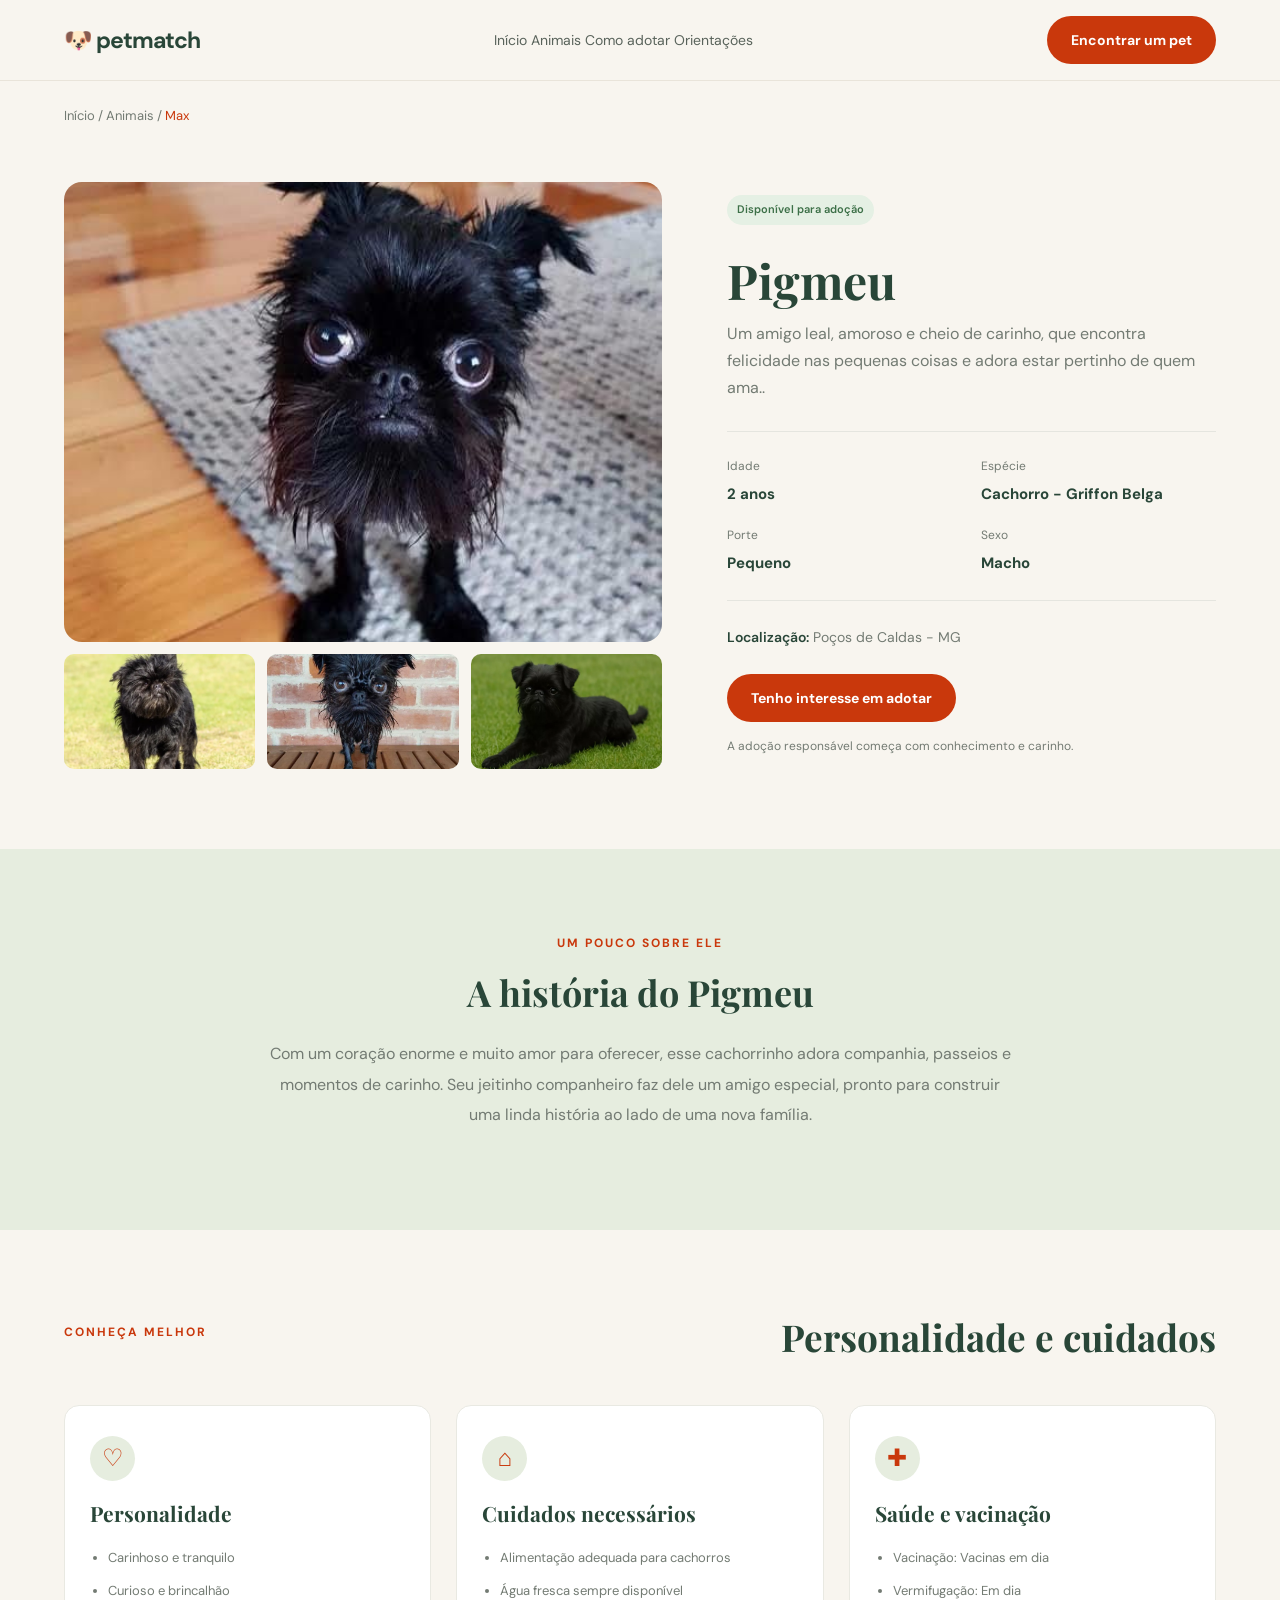
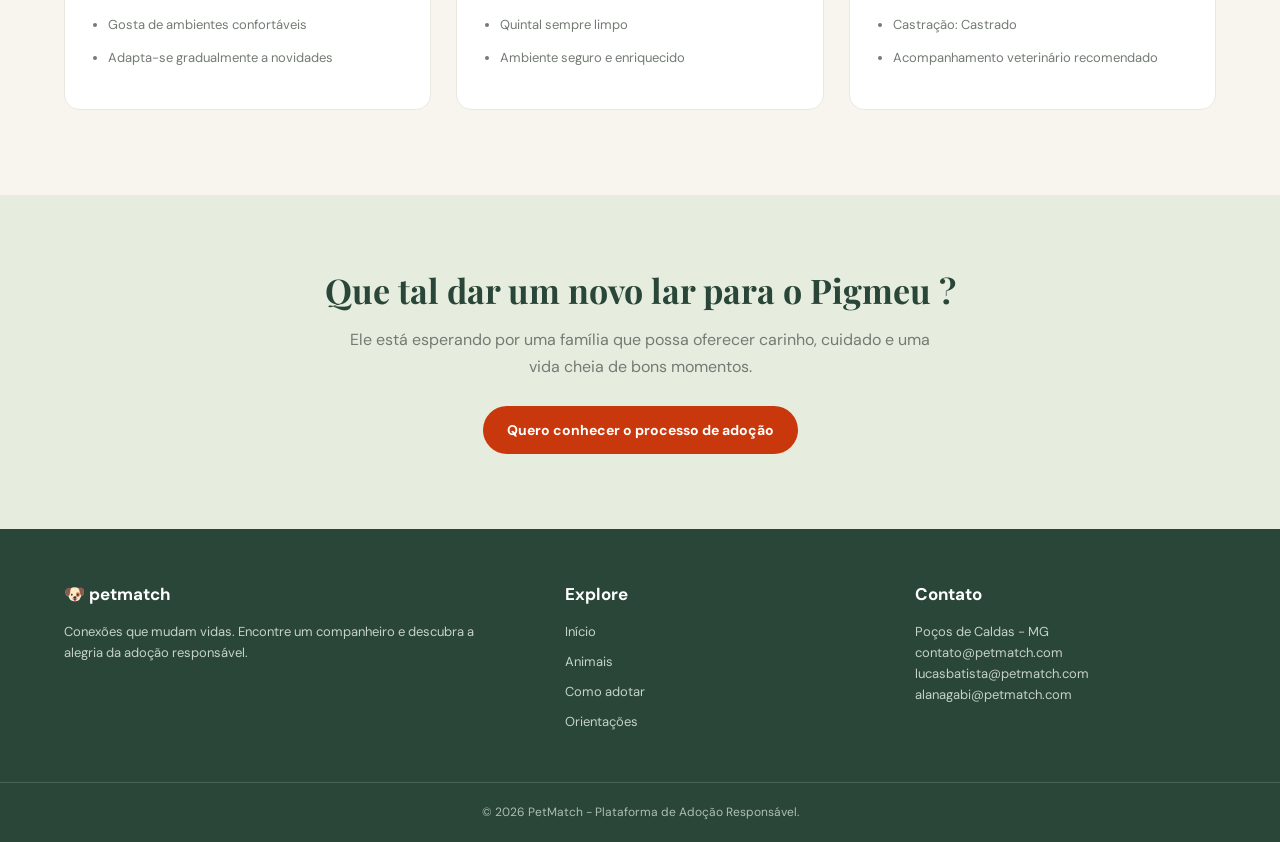
<file: pigmeu.html>
<!DOCTYPE html>
<html lang="pt-br">
<head>
    <meta charset="UTF-8">
    <meta name="viewport" content="width=device-width, initial-scale=1.0">
    <title>Conheça o Pigmeu | PetMatch</title>
    <link rel="stylesheet" href="css/style.css">
</head>
<body>

    <!--xx Cabeçalho xx-->
    <header class="header">
        <div class="container">
            <a href="index.html" class="logo">🐶 petmatch</a>

            <nav class="nav">
                <a href="index.html">ㅤInícioㅤ</a>
                <a href="animais.html">ㅤAnimaisㅤ</a>
                <a href="adocao.html">ㅤComo adotarㅤ</a>
                <a href="orientacoes.html">ㅤOrientaçõesㅤ</a>
            </nav>

            <a href="animais.html" class="btn">Encontrar um pet</a>
        </div>
    </header>

    <main>

        <!--xx Caminho de navegação xx-->
        <section class="perfil-caminho">
            <div class="container">
                <a href="index.html">Início</a> /
                <a href="animais.html">Animais</a> /
                <span>Max</span>
            </div>
        </section>

        <!--xx Informações principais xx-->
        <section class="perfil-principal">
            <div class="container perfil-layout">

                <div class="perfil-fotos">
                    <img
                        class="perfil-foto-principal"
                        src="img/7e084793455977b224e5ee6312f65841.jpg"
                        alt="Pigmeu olhando pra foto"
                    >

                    <div class="perfil-galeria">
                        <img
                            src="img/feinho.webp"
                            alt="Cachorro de pelagem preta"
                        >

                        <img
                            src="img/feinho2.jpg"
                            alt="Cachorro dos pelos bagunçados"
                        >

                        <img
                            src="img/feinho3.webp"
                            alt="Cachorro deitado na grama"
                        >
                    </div>
                </div>

                <div class="perfil-dados">
                    <span class="status disponivel">Disponível para adoção</span>

                    <h1>Pigmeu</h1>

                    <p class="perfil-descricao-curta">
                        Um amigo leal, amoroso e cheio de carinho, que encontra felicidade nas pequenas coisas e adora estar pertinho de quem ama..
                    </p>

                    <div class="perfil-caracteristicas">
                        <div>
                            <span>Idade</span>
                            <strong>2 anos</strong>
                        </div>

                        <div>
                            <span>Espécie</span>
                            <strong>Cachorro - Griffon Belga</strong>
                        </div>

                        <div>
                            <span>Porte</span>
                            <strong>Pequeno</strong>
                        </div>

                        <div>
                            <span>Sexo</span>
                            <strong>Macho</strong>
                        </div>
                    </div>

                    <p class="perfil-local">
                        <span>Localização:</span> Poços de Caldas - MG
                    </p>

                    <a href="adocao.html" class="btn">
                        Tenho interesse em adotar
                    </a>

                    <p class="perfil-aviso">
                        A adoção responsável começa com conhecimento e carinho.
                    </p>
                </div>

            </div>
        </section>

        <!--xx História do animal xx-->
        <section class="perfil-historia">
            <div class="container">
                <div class="perfil-texto">
                    <span class="subtitle">UM POUCO SOBRE ELE</span>
                    <h2>A história do Pigmeu</h2>

                    <p>
                        Com um coração enorme e muito amor para oferecer, 
                        esse cachorrinho adora companhia, passeios e momentos 
                        de carinho. Seu jeitinho companheiro faz dele um amigo especial, 
                        pronto para construir uma linda história ao lado de uma nova família.

                    </p>

                </div>
            </div>
        </section>

        <!--xx Personalidade e cuidados xx-->
        <section class="perfil-detalhes">
            <div class="container">

                <div class="section-title">
                    <span class="subtitle">CONHEÇA MELHOR</span>
                    <h2>Personalidade e cuidados</h2>
                </div>

                <div class="perfil-detalhes-grid">

                    <div class="perfil-bloco">
                        <div class="perfil-icone">♡</div>
                        <h3>Personalidade</h3>
                        <ul>
                            <li>Carinhoso e tranquilo</li>
                            <li>Curioso e brincalhão</li>
                            <li>Gosta de ambientes confortáveis</li>
                            <li>Adapta-se gradualmente a novidades</li>
                        </ul>
                    </div>

                    <div class="perfil-bloco">
                        <div class="perfil-icone">⌂</div>
                        <h3>Cuidados necessários</h3>
                        <ul>
                            <li>Alimentação adequada para cachorros</li>
                            <li>Água fresca sempre disponível</li>
                            <li>Quintal sempre limpo</li>
                            <li>Ambiente seguro e enriquecido</li>
                        </ul>
                    </div>

                    <div class="perfil-bloco">
                        <div class="perfil-icone">✚</div>
                        <h3>Saúde e vacinação</h3>
                        <ul>
                            <li>Vacinação: Vacinas em dia</li>
                            <li>Vermifugação: Em dia</li>
                            <li>Castração: Castrado</li>
                            <li>Acompanhamento veterinário recomendado</li>
                        </ul>
                    </div>

                </div>
            </div>
        </section>

        <!--xx Chamada final xx-->
        <section class="perfil-final">
            <div class="container">
                <h2>Que tal dar um novo lar para o Pigmeu ?</h2>

                <p>
                    Ele está esperando por uma família que possa oferecer
                    carinho, cuidado e uma vida cheia de bons momentos.
                </p>

                <a href="adocao.html" class="btn">
                    Quero conhecer o processo de adoção
                </a>
            </div>
        </section>

    </main>

    <!--xx RODAPÉ xx-->
    <footer>

        <div class="container footer-content">

            <div>
                <h3>🐶 petmatch</h3>

                <p>
                    Conexões que mudam vidas.
                    Encontre um companheiro e descubra
                    a alegria da adoção responsável.
                </p>
            </div>

            <div>
                <h3>Explore</h3>

                <a href="index.html">Início</a>
                <a href="animais.html">Animais</a>
                <a href="adocao.html">Como adotar</a>
                <a href="orientacoes.html">Orientações</a>
            </div>

            <div>
                <h3>Contato</h3>

                <p>Poços de Caldas - MG</p>
                <p>contato@petmatch.com</p>
                <p>lucasbatista@petmatch.com</p>
                <p>alanagabi@petmatch.com</p>
            </div>

        </div>

        <div class="copyright">
            © 2026 PetMatch - Plataforma de Adoção Responsável.
        </div>

    </footer>

</body>
</html>
</file>
<file: css/style.css>
/* CONFIGURAÇÕES GERAIS */

@import url('https://fonts.googleapis.com/css2?family=DM+Sans:wght@400;500;600;700&family=Playfair+Display:wght@500;600;700&display=swap');

:root {
    --creme: #F8F5EF;
    --verde-claro: #E6EDDF;
    --verde: #D5E1D0;
    --verde-escuro: #294638;
    --terracota: #c9380c;
    --terracota-escuro: #962908;
    --branco: #FFFFFF;
    --texto: #29332D;
    --texto-secundario: #737B73;
}

* {
    margin: 0;
    padding: 0;
    box-sizing: border-box;
}

html {
    scroll-behavior: smooth;
}

body {
    background-color: var(--creme);
    color: var(--texto);
    font-family: 'DM Sans', sans-serif;
    line-height: 1.6;
}

a {
    text-decoration: none;
    color: inherit;
}

img {
    max-width: 100%;
    display: block;
    object-fit: cover;
}

.container {
    width: 90%;
    max-width: 1200px;
    margin: 0 auto;
}

h1, h2, h3 {
    font-family: 'Playfair Display', serif;
    color: var(--verde-escuro);
    line-height: 1.2;
}


/* CABEÇALHO */

header {
    background-color: var(--creme);
    border-bottom: 1px solid #E9E4DA;
    position: sticky;
    top: 0;
    z-index: 100;
}

header .container {
    min-height: 80px;
    display: flex;
    align-items: center;
    justify-content: space-between;
    gap: 25px;
}

.logo {
    font-size: 23px;
    font-weight: 700;
    color: var(--verde-escuro);
    letter-spacing: -1px;
}

nav ul {
    display: flex;
    align-items: center;
    gap: 30px;
    list-style: none;
}

nav a {
    color: #59635B;
    font-size: 14px;
    transition: 0.3s;
}

nav a:hover {
    color: var(--terracota);
}

.btn {
    display: inline-block;
    background-color: var(--terracota);
    color: var(--branco);
    padding: 13px 24px;
    border-radius: 30px;
    font-size: 14px;
    font-weight: 700;
    transition: 0.3s;
    border: none;
    cursor: pointer;
}

.btn:hover {
    background-color: var(--terracota-escuro);
    transform: translateY(-2px);
}


/* BANNER PRINCIPAL */

.hero {
    padding: 75px 0;
}

.hero-content {
    display: grid;
    grid-template-columns: 1fr 1fr;
    align-items: center;
    gap: 60px;
}

.subtitle {
    display: block;
    color: var(--terracota);
    font-size: 12px;
    font-weight: 700;
    letter-spacing: 2px;
    margin-bottom: 18px;
}

.hero-text h1 {
    font-size: clamp(38px, 5vw, 65px);
    letter-spacing: -2px;
    margin-bottom: 22px;
}

.hero-text p {
    color: var(--texto-secundario);
    font-size: 16px;
    max-width: 470px;
    margin-bottom: 28px;
}

.hero-images {
    position: relative;
    height: 440px;
}

.hero-main-image {
    position: absolute;
    right: 0;
    top: 0;
    width: 78%;
    height: 390px;
    border-radius: 48% 48% 20px 20px;
}

.hero-small-image {
    position: absolute;
    left: 0;
    bottom: 0;
    width: 42%;
    height: 175px;
    border: 9px solid var(--creme);
    border-radius: 20px;
}


/* INDICADORES */

.statistics {
    background-color: var(--verde-claro);
    padding: 35px 0;
}

.statistics-content {
    display: grid;
    grid-template-columns: repeat(3, 1fr);
    gap: 25px;
    text-align: center;
}

.stat-item {
    padding: 15px;
}

.stat-item h2 {
    font-size: 38px;
    margin-bottom: 5px;
}

.stat-item p {
    color: var(--texto-secundario);
    font-size: 14px;
}


/* ANIMAIS EM DESTAQUE */

.featured-pets {
    padding: 85px 0;
}

.section-title {
    display: flex;
    justify-content: space-between;
    align-items: end;
    gap: 25px;
    margin-bottom: 35px;
}

.section-title h2 {
    font-size: 37px;
}

.section-title > a {
    color: var(--terracota);
    font-size: 14px;
    font-weight: 700;
    margin-bottom: 8px;
}

.section-title > a:hover {
    color: var(--terracota-escuro);
}

.pet-grid {
    display: grid;
    grid-template-columns: repeat(3, 1fr);
    gap: 25px;
}

.pet-card {
    background-color: var(--branco);
    border-radius: 18px;
    overflow: hidden;
    box-shadow: 0 8px 25px rgba(41, 70, 56, 0.07);
    transition: 0.3s;
}

.pet-card:hover {
    transform: translateY(-6px);
    box-shadow: 0 15px 35px rgba(41, 70, 56, 0.12);
}

.pet-card > img {
    width: 100%;
    height: 230px;
    object-fit: cover;
}

.pet-info {
    padding: 20px;
}

.pet-name {
    display: flex;
    justify-content: space-between;
    align-items: center;
    gap: 10px;
}

.pet-name h3 {
    font-size: 22px;
}

.pet-name span {
    background-color: var(--verde-claro);
    color: var(--verde-escuro);
    padding: 5px 10px;
    border-radius: 20px;
    font-size: 11px;
    font-weight: 700;
}

.pet-info p {
    color: var(--texto-secundario);
    font-size: 13px;
    margin: 10px 0 15px;
}

.pet-info > a {
    color: var(--terracota);
    font-size: 13px;
    font-weight: 700;
}

.pet-info > a:hover {
    color: var(--terracota-escuro);
}


/* ETAPAS DA ADOÇÃO */

.adoption-steps {
    background-color: var(--verde-claro);
    padding: 85px 0;
}

.adoption-steps h2 {
    font-size: 38px;
    max-width: 650px;
    margin-bottom: 40px;
}

.steps-grid {
    display: grid;
    grid-template-columns: repeat(3, 1fr);
    gap: 25px;
}

.step-card {
    background-color: rgba(255, 255, 255, 0.7);
    padding: 30px;
    border-radius: 18px;
}

.step-card > span {
    display: grid;
    place-items: center;
    width: 40px;
    height: 40px;
    border-radius: 50%;
    background-color: var(--terracota);
    color: white;
    font-weight: 700;
    margin-bottom: 20px;
}

.step-card h3 {
    font-size: 23px;
    margin-bottom: 12px;
}

.step-card p {
    color: var(--texto-secundario);
    font-size: 14px;
}


/* ADOÇÃO RESPONSÁVEL */

.responsible-adoption {
    padding: 85px 0;
}

.responsible-content {
    display: grid;
    grid-template-columns: 1fr 1fr;
    align-items: center;
    gap: 55px;
}

.responsible-content > img {
    width: 100%;
    height: 370px;
    border-radius: 22px;
}

.responsible-content h2 {
    font-size: 40px;
    margin-bottom: 20px;
}

.responsible-content p {
    color: var(--texto-secundario);
    font-size: 15px;
    margin-bottom: 25px;
}


/* CHAMADA FINAL */

.final-call {
    background-color: #F2E4DA;
    padding: 70px 0;
    text-align: center;
}

.final-call h2 {
    font-size: 38px;
    margin-bottom: 18px;
}

.final-call p {
    max-width: 600px;
    margin: 0 auto 25px;
    color: var(--texto-secundario);
}


/* RODAPÉ */

footer {
    background-color: var(--verde-escuro);
    color: var(--branco);
    padding: 55px 0 20px;
}

.footer-content {
    display: grid;
    grid-template-columns: 1.5fr 1fr 1fr;
    gap: 50px;
}

.footer-content h3 {
    color: var(--branco);
    font-family: 'DM Sans', sans-serif;
    font-size: 17px;
    margin-bottom: 18px;
}

.footer-content p,
.footer-content a {
    color: #C6D2C7;
    font-size: 13px;
}

.footer-content a {
    display: block;
    margin-bottom: 9px;
}

.footer-content a:hover {
    color: var(--branco);
}

.copyright {
    border-top: 1px solid rgba(255,255,255,0.15);
    margin-top: 40px;
    padding-top: 20px;
    text-align: center;
    color: #AEBEB1;
    font-size: 12px;
}


/* RESPONSIVIDADE P/ TABLETS */

@media (max-width: 900px) {

    .hero-content {
        grid-template-columns: 1fr;
        gap: 35px;
    }

    .hero-images {
        max-width: 600px;
        width: 100%;
        margin: auto;
    }

    .responsible-content {
        grid-template-columns: 1fr;
        gap: 30px;
    }

    .pet-grid {
        grid-template-columns: repeat(2, 1fr);
    }

    nav ul {
        gap: 15px;
    }

}


/* RESPONSIVIDADE P/ CELULARES */

@media (max-width: 600px) {

    .container {
        width: 92%;
    }

    header .container {
        flex-wrap: wrap;
        padding: 15px 0;
        gap: 15px;
    }

    nav {
        order: 3;
        width: 100%;
        overflow-x: auto;
    }

    nav ul {
        justify-content: flex-start;
        gap: 22px;
        padding: 5px 0;
        white-space: nowrap;
    }

    .logo {
        font-size: 21px;
    }

    header .btn {
        padding: 10px 15px;
        font-size: 12px;
    }

    .hero {
        padding: 45px 0;
    }

    .hero-text h1 {
        font-size: 40px;
    }

    .hero-images {
        height: 310px;
    }

    .hero-main-image {
        height: 275px;
    }

    .hero-small-image {
        height: 125px;
        border-width: 6px;
    }

    .statistics-content {
        grid-template-columns: 1fr;
        gap: 5px;
    }

    .stat-item h2 {
        font-size: 32px;
    }

    .featured-pets,
    .adoption-steps,
    .responsible-adoption {
        padding: 55px 0;
    }

    .section-title {
        display: block;
    }

    .section-title h2,
    .adoption-steps h2,
    .responsible-content h2,
    .final-call h2 {
        font-size: 30px;
    }

    .section-title > a {
        display: inline-block;
        margin-top: 12px;
    }

    .pet-grid {
        grid-template-columns: 1fr;
    }

    .pet-card > img {
        height: 230px;
    }

    .steps-grid {
        grid-template-columns: 1fr;
    }

    .responsible-content > img {
        height: 270px;
    }

    .final-call {
        padding: 55px 0;
    }

    .footer-content {
        grid-template-columns: 1fr;
        gap: 30px;
    }

}


/* ========================================
   PÁGINA DE ANIMAIS
======================================== */

.catalogo-intro {
    background-color: var(--verde-claro);
    padding: 85px 0 75px;
    text-align: center;
}

.catalogo-intro h1 {
    font-family: 'Playfair Display', serif;
    font-size: 48px;
    color: var(--verde-escuro);
    margin: 15px 0;
}

.catalogo-intro h1 span {
    color: var(--terracota);
}

.catalogo-intro p {
    max-width: 600px;
    margin: 0 auto;
    color: var(--texto-secundario);
    line-height: 1.7;
}

.catalogo {
    padding: 65px 0 90px;
}

.filtros {
    display: flex;
    gap: 20px;
    background-color: var(--branco);
    padding: 25px;
    border-radius: 15px;
    margin-bottom: 55px;
    box-shadow: 0 5px 20px rgba(0, 0, 0, 0.04);
}

.filtro-item {
    flex: 1;
    display: flex;
    flex-direction: column;
    gap: 10px;
}

.filtro-item label {
    font-size: 14px;
    font-weight: 600;
    color: var(--verde-escuro);
}

.filtro-item select {
    padding: 13px;
    border: 1px solid #E1E5DE;
    border-radius: 8px;
    background-color: var(--creme);
    color: var(--texto);
    font-family: inherit;
    font-size: 14px;
}

.catalogo-titulo {
    display: flex;
    justify-content: space-between;
    align-items: center;
    margin-bottom: 30px;
}

.catalogo-titulo h2 {
    font-family: 'Playfair Display', serif;
    font-size: 30px;
    color: var(--verde-escuro);
    margin-bottom: 8px;
}

.catalogo-titulo p {
    color: var(--texto-secundario);
    font-size: 14px;
}

.catalogo-titulo > span {
    color: var(--texto-secundario);
    font-size: 14px;
}

.animais-grid {
    display: grid;
    grid-template-columns: repeat(4, 1fr);
    gap: 25px;
}

.animal-card {
    background-color: var(--branco);
    border-radius: 14px;
    overflow: hidden;
    text-decoration: none;
    color: inherit;
    transition: transform 0.3s, box-shadow 0.3s;
}

.animal-card:hover {
    transform: translateY(-6px);
    box-shadow: 0 12px 25px rgba(0, 0, 0, 0.08);
}

.animal-card img {
    width: 100%;
    height: 230px;
    object-fit: cover;
    display: block;
}

.animal-info {
    padding: 20px;
}

.status {
    display: inline-block;
    font-size: 11px;
    font-weight: 600;
    padding: 6px 10px;
    border-radius: 20px;
    margin-bottom: 12px;
}

.disponivel {
    background-color: #E5F0E4;
    color: #3D7048;
}

.reservado {
    background-color: #FFF0D8;
    color: #946321;
}

.adotado {
    background-color: #E9E9E9;
    color: #666666;
}

.animal-info h3 {
    font-family: 'Playfair Display', serif;
    font-size: 23px;
    color: var(--verde-escuro);
    margin-bottom: 7px;
}

.animal-info p {
    font-size: 13px;
    color: var(--texto-secundario);
    margin-bottom: 12px;
}

.animal-local {
    font-size: 12px;
    color: var(--terracota);
}

.catalogo-final {
    background-color: var(--verde-claro);
    text-align: center;
    padding: 70px 20px;
}

.catalogo-final h2 {
    font-family: 'Playfair Display', serif;
    font-size: 32px;
    color: var(--verde-escuro);
    margin-bottom: 15px;
}

.catalogo-final p {
    color: var(--texto-secundario);
    margin-bottom: 25px;
    line-height: 1.6;
}

/* Ajustes para telas menores */

@media (max-width: 1000px) {
    .animais-grid {
        grid-template-columns: repeat(2, 1fr);
    }
}

@media (max-width: 600px) {
    .catalogo-intro {
        padding: 60px 15px;
    }

    .catalogo-intro h1 {
        font-size: 34px;
    }

    .filtros {
        flex-direction: column;
        padding: 20px;
    }

    .catalogo-titulo {
        align-items: flex-start;
        flex-direction: column;
        gap: 12px;
    }

    .animais-grid {
        grid-template-columns: 1fr;
    }

    .animal-card img {
        height: 250px;
    }
}


/* ========================================
   PÁGINA DE PERFIL DO ANIMAL
======================================== */

.perfil-caminho {
    padding: 25px 0;
    font-size: 13px;
    color: var(--texto-secundario);
}

.perfil-caminho a {
    color: var(--texto-secundario);
    text-decoration: none;
}

.perfil-caminho a:hover {
    color: var(--terracota);
}

.perfil-caminho span {
    color: var(--terracota);
}

.perfil-principal {
    padding: 30px 0 80px;
}

.perfil-layout {
    display: grid;
    grid-template-columns: 1.1fr 0.9fr;
    gap: 65px;
    align-items: center;
}

.perfil-foto-principal {
    width: 100%;
    height: 460px;
    object-fit: cover;
    border-radius: 18px;
}

.perfil-galeria {
    display: grid;
    grid-template-columns: repeat(3, 1fr);
    gap: 12px;
    margin-top: 12px;
}

.perfil-galeria img {
    width: 100%;
    height: 115px;
    object-fit: cover;
    border-radius: 10px;
}

.perfil-dados h1 {
    font-family: 'Playfair Display', serif;
    font-size: 48px;
    color: var(--verde-escuro);
    margin: 15px 0 10px;
}

.perfil-descricao-curta {
    color: var(--texto-secundario);
    line-height: 1.7;
    margin-bottom: 30px;
}

.perfil-caracteristicas {
    display: grid;
    grid-template-columns: repeat(2, 1fr);
    gap: 20px;
    padding: 25px 0;
    border-top: 1px solid #E5E5DF;
    border-bottom: 1px solid #E5E5DF;
}

.perfil-caracteristicas div {
    display: flex;
    flex-direction: column;
    gap: 6px;
}

.perfil-caracteristicas span {
    font-size: 12px;
    color: var(--texto-secundario);
}

.perfil-caracteristicas strong {
    font-size: 15px;
    color: var(--verde-escuro);
}

.perfil-local {
    margin: 25px 0;
    color: var(--texto-secundario);
    font-size: 14px;
}

.perfil-local span {
    font-weight: 600;
    color: var(--verde-escuro);
}

.perfil-aviso {
    font-size: 12px;
    color: var(--texto-secundario);
    margin-top: 15px;
    line-height: 1.5;
}

.perfil-historia {
    background-color: var(--verde-claro);
    padding: 85px 20px;
}

.perfil-texto {
    max-width: 750px;
    margin: 0 auto;
    text-align: center;
}

.perfil-texto h2 {
    font-family: 'Playfair Display', serif;
    font-size: 36px;
    color: var(--verde-escuro);
    margin: 15px 0 25px;
}

.perfil-texto p {
    color: var(--texto-secundario);
    line-height: 1.9;
    margin-bottom: 15px;
}

.perfil-detalhes {
    padding: 85px 0;
}

.perfil-detalhes-grid {
    display: grid;
    grid-template-columns: repeat(3, 1fr);
    gap: 25px;
    margin-top: 45px;
}

.perfil-bloco {
    background-color: var(--branco);
    border: 1px solid #E9E9E2;
    border-radius: 15px;
    padding: 30px 25px;
}

.perfil-icone {
    width: 45px;
    height: 45px;
    display: flex;
    align-items: center;
    justify-content: center;
    background-color: var(--verde-claro);
    color: var(--terracota);
    font-size: 24px;
    border-radius: 50%;
    margin-bottom: 20px;
}

.perfil-bloco h3 {
    font-family: 'Playfair Display', serif;
    color: var(--verde-escuro);
    font-size: 21px;
    margin-bottom: 20px;
}

.perfil-bloco ul {
    padding-left: 18px;
}

.perfil-bloco li {
    color: var(--texto-secundario);
    font-size: 13px;
    line-height: 1.8;
    margin-bottom: 10px;
}

.perfil-final {
    background-color: var(--verde-claro);
    text-align: center;
    padding: 75px 20px;
}

.perfil-final h2 {
    font-family: 'Playfair Display', serif;
    font-size: 34px;
    color: var(--verde-escuro);
    margin-bottom: 15px;
}

.perfil-final p {
    max-width: 600px;
    margin: 0 auto 25px;
    color: var(--texto-secundario);
    line-height: 1.7;
}

/* Ajustes para celular e tablet */

@media (max-width: 900px) {
    .perfil-layout {
        grid-template-columns: 1fr;
        gap: 35px;
    }

    .perfil-detalhes-grid {
        grid-template-columns: 1fr;
    }

    .perfil-foto-principal {
        height: 400px;
    }
}

@media (max-width: 600px) {
    .perfil-dados h1 {
        font-size: 38px;
    }

    .perfil-foto-principal {
        height: 300px;
    }

    .perfil-galeria img {
        height: 85px;
    }

    .perfil-historia {
        padding: 60px 15px;
    }

    .perfil-texto h2,
    .perfil-final h2 {
        font-size: 28px;
    }

    .perfil-final {
        padding: 60px 15px;
    }
}


/* ========================================
   PÁGINA DE ADOÇÃO
======================================== */

.adocao-intro {
    background-color: var(--verde-claro);
    padding: 90px 20px;
    text-align: center;
}

.adocao-intro h1 {
    max-width: 750px;
    margin: 18px auto;
    font-family: 'Playfair Display', serif;
    font-size: 48px;
    line-height: 1.2;
    color: var(--verde-escuro);
}

.adocao-intro h1 span {
    color: var(--terracota);
}

.adocao-intro p {
    max-width: 620px;
    margin: 0 auto 30px;
    color: var(--texto-secundario);
    line-height: 1.8;
}

.adocao-etapas {
    padding: 85px 0;
}

.etapas-grid {
    display: grid;
    grid-template-columns: repeat(4, 1fr);
    gap: 22px;
    margin-top: 45px;
}

.etapa-card {
    background-color: var(--branco);
    border: 1px solid #E9E9E2;
    border-radius: 15px;
    padding: 28px 22px;
}

.etapa-numero {
    display: block;
    font-family: 'Playfair Display', serif;
    font-size: 36px;
    color: var(--terracota);
    margin-bottom: 20px;
}

.etapa-card h3 {
    font-family: 'Playfair Display', serif;
    font-size: 20px;
    color: var(--verde-escuro);
    margin-bottom: 12px;
}

.etapa-card p {
    color: var(--texto-secundario);
    font-size: 13px;
    line-height: 1.8;
}

.formulario-adocao {
    background-color: var(--creme);
    padding: 90px 0;
}

.formulario-layout {
    display: grid;
    grid-template-columns: 0.8fr 1.2fr;
    gap: 70px;
    align-items: start;
}

.formulario-texto {
    padding-top: 35px;
}

.formulario-texto h2 {
    font-family: 'Playfair Display', serif;
    font-size: 38px;
    color: var(--verde-escuro);
    margin: 15px 0 20px;
}

.formulario-texto > p {
    color: var(--texto-secundario);
    line-height: 1.9;
}

.formulario-aviso {
    background-color: var(--verde-claro);
    padding: 22px;
    border-radius: 12px;
    margin-top: 35px;
}

.formulario-aviso strong {
    display: block;
    color: var(--verde-escuro);
    margin-bottom: 10px;
}

.formulario-aviso p {
    color: var(--texto-secundario);
    font-size: 13px;
    line-height: 1.8;
}

.form-adocao {
    background-color: var(--branco);
    padding: 38px;
    border-radius: 16px;
    box-shadow: 0 8px 30px rgba(0, 0, 0, 0.04);
}

.form-adocao h3 {
    font-family: 'Playfair Display', serif;
    font-size: 26px;
    color: var(--verde-escuro);
    margin-bottom: 28px;
}

.campo-form {
    display: flex;
    flex-direction: column;
    gap: 9px;
    margin-bottom: 20px;
}

.campo-form label {
    font-size: 13px;
    font-weight: 600;
    color: var(--verde-escuro);
}

.campo-form input,
.campo-form select,
.campo-form textarea {
    width: 100%;
    padding: 14px;
    border: 1px solid #E1E5DE;
    border-radius: 8px;
    background-color: var(--creme);
    color: var(--texto);
    font-family: inherit;
    font-size: 13px;
    outline: none;
}

.campo-form input:focus,
.campo-form select:focus,
.campo-form textarea:focus {
    border-color: var(--terracota);
}

.campo-form textarea {
    resize: vertical;
}

.campo-termo {
    display: flex;
    align-items: flex-start;
    gap: 10px;
    margin: 25px 0;
    color: var(--texto-secundario);
    font-size: 12px;
    line-height: 1.6;
}

.campo-termo input {
    margin-top: 3px;
    accent-color: var(--terracota);
}

.form-adocao button {
    width: 100%;
    border: none;
    cursor: pointer;
    font-family: inherit;
}

.form-observacao {
    text-align: center;
    font-size: 11px;
    color: var(--texto-secundario);
    margin-top: 18px;
    line-height: 1.6;
}

.adocao-final {
    background-color: var(--verde-claro);
    text-align: center;
    padding: 75px 20px;
}

.adocao-final h2 {
    font-family: 'Playfair Display', serif;
    font-size: 34px;
    color: var(--verde-escuro);
    margin-bottom: 15px;
}

.adocao-final p {
    max-width: 600px;
    margin: 0 auto 25px;
    color: var(--texto-secundario);
    line-height: 1.7;
}

/* Ajustes para telas menores */

@media (max-width: 950px) {
    .etapas-grid {
        grid-template-columns: repeat(2, 1fr);
    }

    .formulario-layout {
        grid-template-columns: 1fr;
        gap: 35px;
    }

    .formulario-texto {
        padding-top: 0;
    }
}

@media (max-width: 600px) {
    .adocao-intro {
        padding: 65px 15px;
    }

    .adocao-intro h1 {
        font-size: 35px;
    }

    .etapas-grid {
        grid-template-columns: 1fr;
    }

    .formulario-adocao {
        padding: 60px 0;
    }

    .formulario-texto h2 {
        font-size: 31px;
    }

    .form-adocao {
        padding: 25px 18px;
    }

    .adocao-final h2 {
        font-size: 28px;
    }
}


/* ========================================
   PÁGINA DE ORIENTAÇÕES
======================================== */

.orientacoes-intro {
    background-color: var(--verde-claro);
    padding: 90px 20px;
    text-align: center;
}

.orientacoes-intro h1 {
    max-width: 750px;
    margin: 18px auto;
    font-family: 'Playfair Display', serif;
    font-size: 48px;
    line-height: 1.2;
    color: var(--verde-escuro);
}

.orientacoes-intro h1 span {
    color: var(--terracota);
}

.orientacoes-intro p {
    max-width: 650px;
    margin: 0 auto 30px;
    color: var(--texto-secundario);
    line-height: 1.8;
}

.orientacoes-dicas {
    padding: 85px 0;
}

.dicas-grid {
    display: grid;
    grid-template-columns: repeat(4, 1fr);
    gap: 22px;
    margin-top: 45px;
}

.dica-card {
    background-color: var(--branco);
    border: 1px solid #E9E9E2;
    border-radius: 15px;
    padding: 28px 22px;
}

.dica-icone {
    display: flex;
    align-items: center;
    justify-content: center;
    width: 48px;
    height: 48px;
    background-color: var(--verde-claro);
    color: var(--terracota);
    font-size: 24px;
    border-radius: 50%;
    margin-bottom: 20px;
}

.dica-card h3 {
    font-family: 'Playfair Display', serif;
    font-size: 20px;
    color: var(--verde-escuro);
    margin-bottom: 12px;
}

.dica-card p {
    color: var(--texto-secundario);
    font-size: 13px;
    line-height: 1.8;
}

.orientacoes-checklist {
    background-color: var(--verde-claro);
    padding: 85px 0;
}

.checklist-layout {
    display: grid;
    grid-template-columns: 1fr 1fr;
    gap: 65px;
    align-items: center;
}

.checklist-texto h2 {
    font-family: 'Playfair Display', serif;
    font-size: 36px;
    color: var(--verde-escuro);
    margin: 15px 0 20px;
}

.checklist-texto p {
    color: var(--texto-secundario);
    line-height: 1.8;
    margin-bottom: 25px;
}

.checklist-texto img {
    width: 100%;
    height: 300px;
    object-fit: cover;
    border-radius: 15px;
}

.checklist-lista {
    background-color: var(--branco);
    padding: 30px;
    border-radius: 15px;
}

.checklist-lista label {
    display: flex;
    align-items: flex-start;
    gap: 12px;
    padding: 15px 0;
    border-bottom: 1px solid #EEEEEA;
    color: var(--texto);
    font-size: 14px;
    line-height: 1.6;
    cursor: pointer;
}

.checklist-lista label:first-child {
    padding-top: 0;
}

.checklist-lista input {
    margin-top: 4px;
    accent-color: var(--terracota);
}

.checklist-lista input:checked + span {
    text-decoration: line-through;
    color: var(--texto-secundario);
}

.checklist-aviso {
    font-size: 12px;
    color: var(--texto-secundario);
    line-height: 1.7;
    margin-top: 20px;
}

.orientacoes-cuidados {
    padding: 85px 0;
}

.tabela-container {
    overflow-x: auto;
    margin-top: 45px;
    border-radius: 12px;
    border: 1px solid #E9E9E2;
}

.tabela-cuidados {
    width: 100%;
    border-collapse: collapse;
    background-color: var(--branco);
    text-align: left;
}

.tabela-cuidados th {
    background-color: var(--verde-escuro);
    color: var(--branco);
    padding: 18px;
    font-size: 13px;
    font-weight: 600;
}

.tabela-cuidados td {
    padding: 18px;
    font-size: 13px;
    color: var(--texto-secundario);
    border-bottom: 1px solid #EEEEEA;
}

.tabela-cuidados tbody tr:last-child td {
    border-bottom: none;
}

.tabela-cuidados tbody tr:hover {
    background-color: var(--creme);
}

.tabela-observacao {
    margin-top: 15px;
    color: var(--texto-secundario);
    font-size: 12px;
    line-height: 1.7;
}

.orientacoes-faq {
    background-color: var(--verde-claro);
    padding: 85px 0;
}

.faq-lista {
    max-width: 850px;
    margin: 45px auto 0;
}

.faq-item {
    background-color: var(--branco);
    border-radius: 10px;
    margin-bottom: 15px;
    padding: 20px 25px;
}

.faq-item summary {
    color: var(--verde-escuro);
    font-weight: 600;
    font-size: 14px;
    cursor: pointer;
    line-height: 1.6;
}

.faq-item summary::marker {
    color: var(--terracota);
}

.faq-item p {
    color: var(--texto-secundario);
    font-size: 13px;
    line-height: 1.8;
    margin-top: 15px;
}

.orientacoes-final {
    background-color: var(--creme);
    text-align: center;
    padding: 75px 20px;
}

.orientacoes-final h2 {
    font-family: 'Playfair Display', serif;
    font-size: 34px;
    color: var(--verde-escuro);
    margin-bottom: 15px;
}

.orientacoes-final p {
    max-width: 600px;
    margin: 0 auto 25px;
    color: var(--texto-secundario);
    line-height: 1.7;
}

/* Ajustes para telas menores */

@media (max-width: 950px) {
    .dicas-grid {
        grid-template-columns: repeat(2, 1fr);
    }

    .checklist-layout {
        grid-template-columns: 1fr;
        gap: 35px;
    }
}

@media (max-width: 600px) {
    .orientacoes-intro {
        padding: 65px 15px;
    }

    .orientacoes-intro h1 {
        font-size: 35px;
    }

    .dicas-grid {
        grid-template-columns: 1fr;
    }

    .orientacoes-checklist {
        padding: 60px 0;
    }

    .checklist-texto h2 {
        font-size: 30px;
    }

    .checklist-lista {
        padding: 22px 18px;
    }

    .orientacoes-final h2 {
        font-size: 28px;
    }

    .tabela-cuidados th,
    .tabela-cuidados td {
        padding: 13px;
        font-size: 12px;
    }
}
</file>
